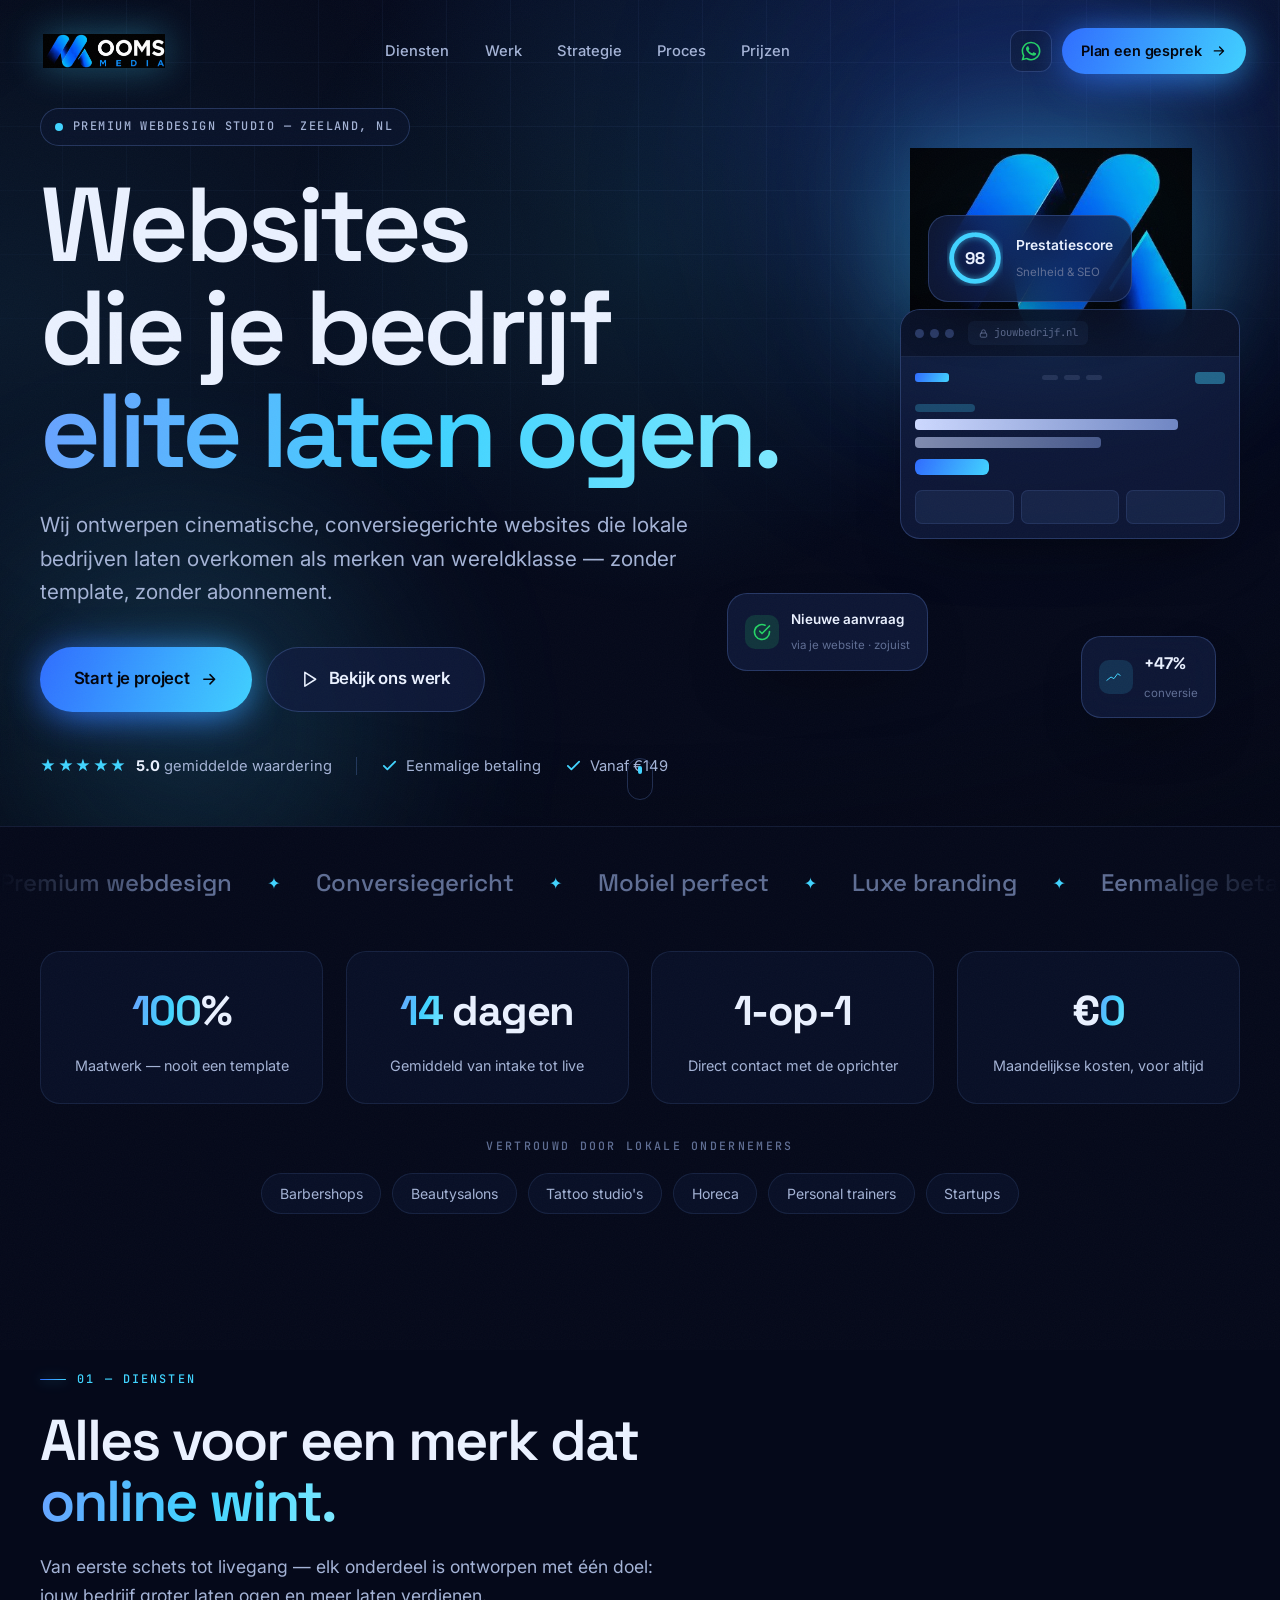
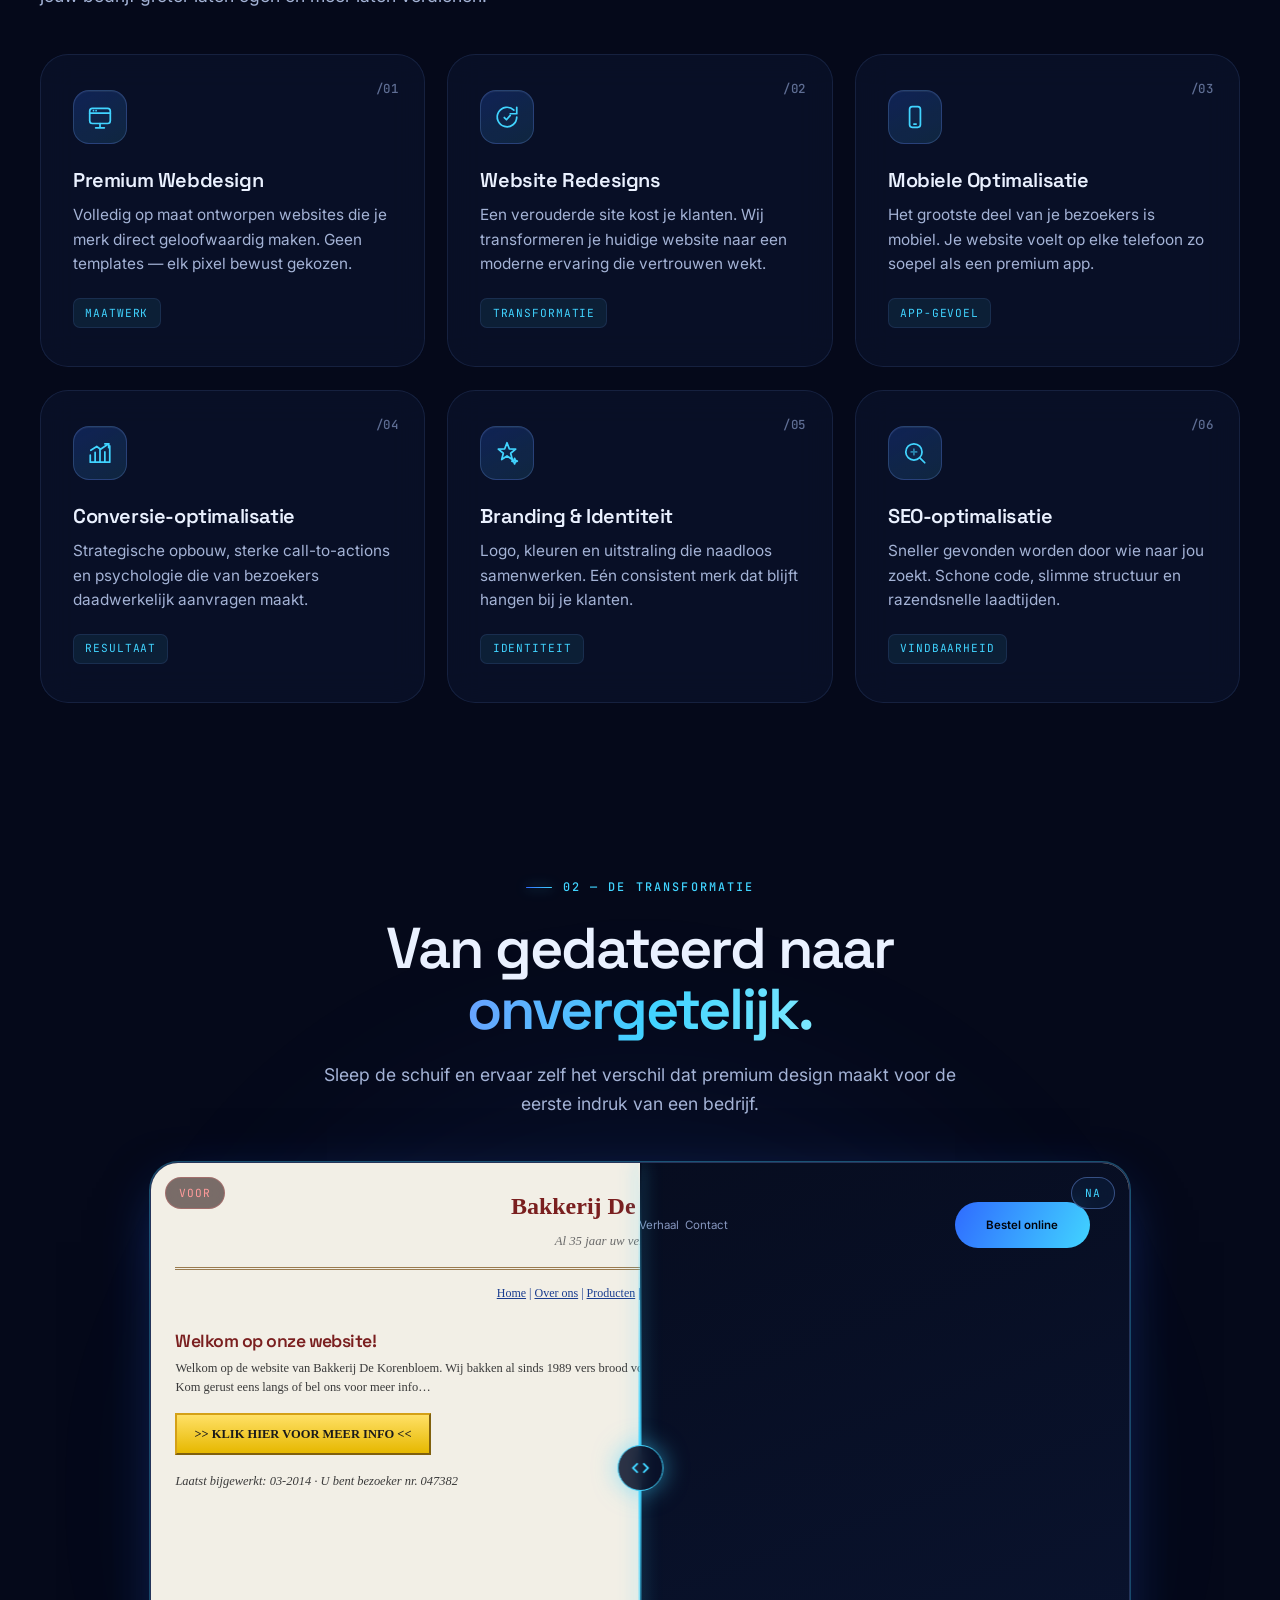
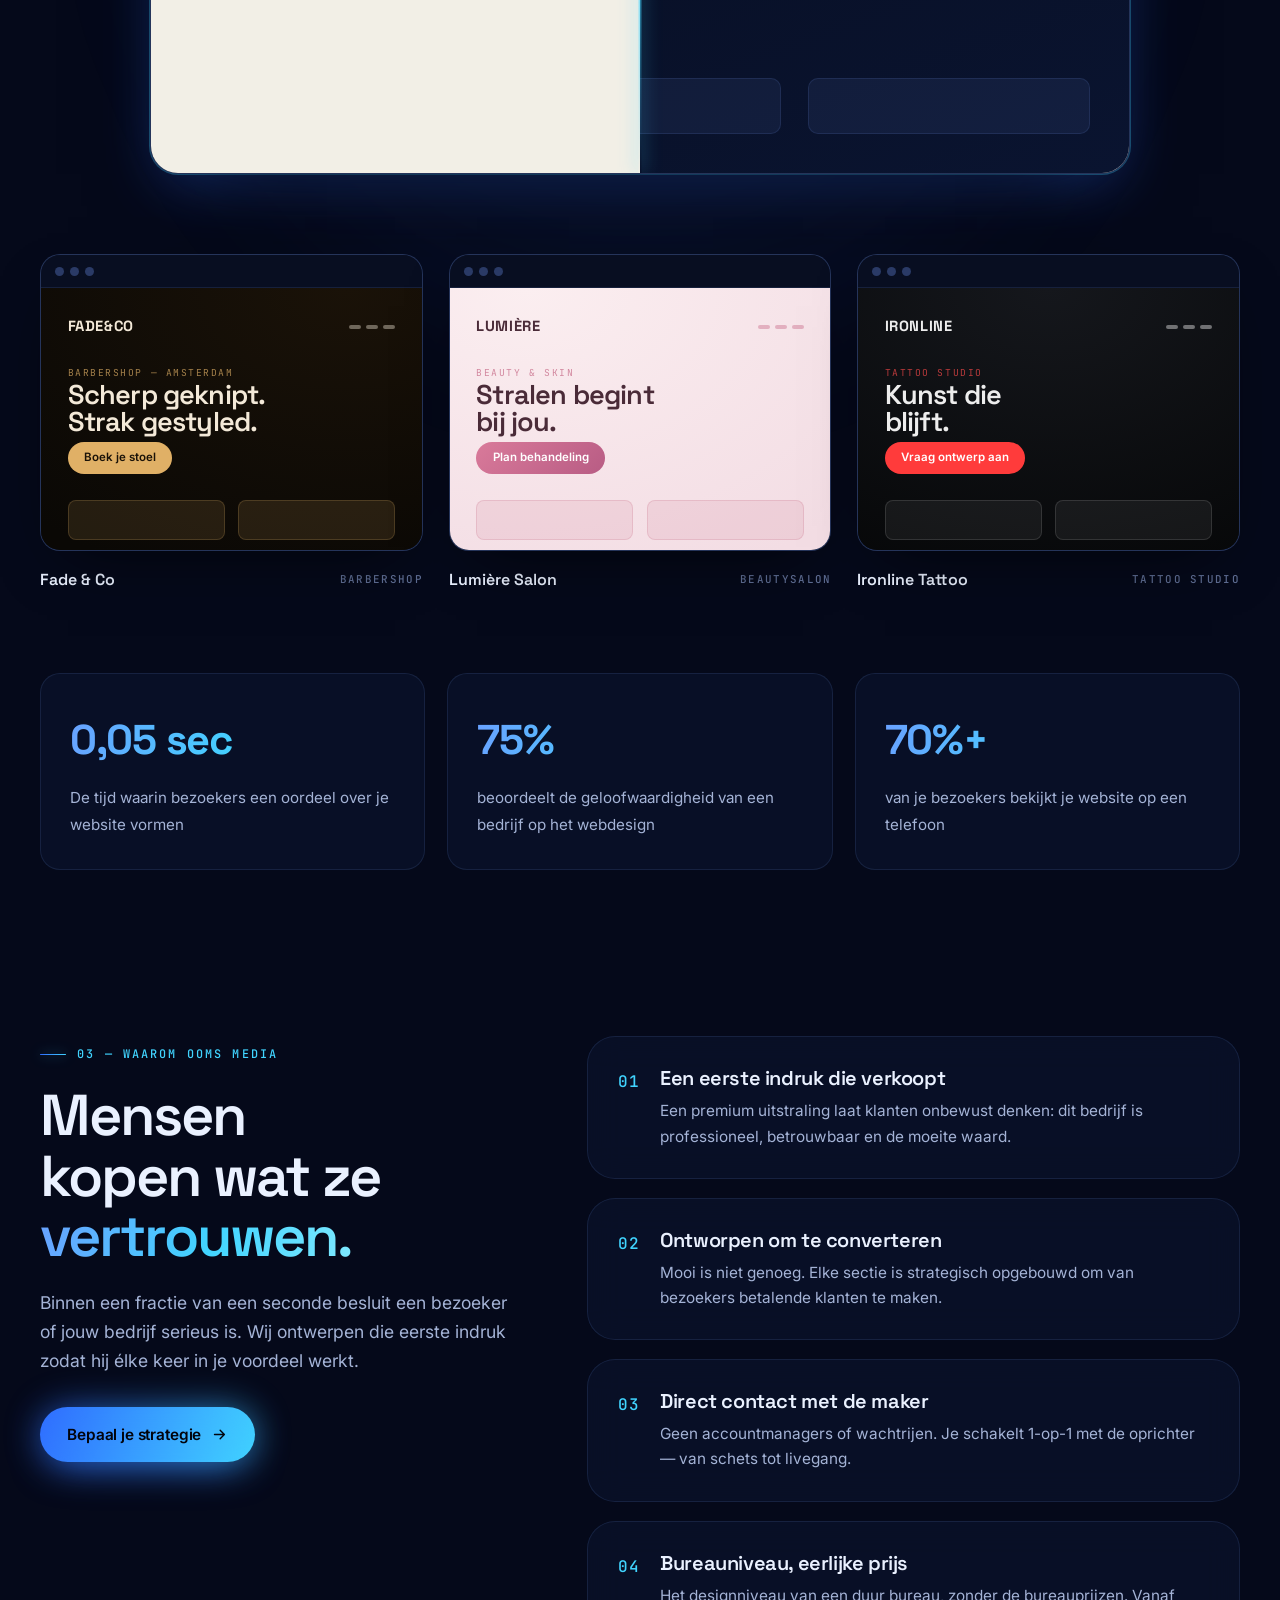
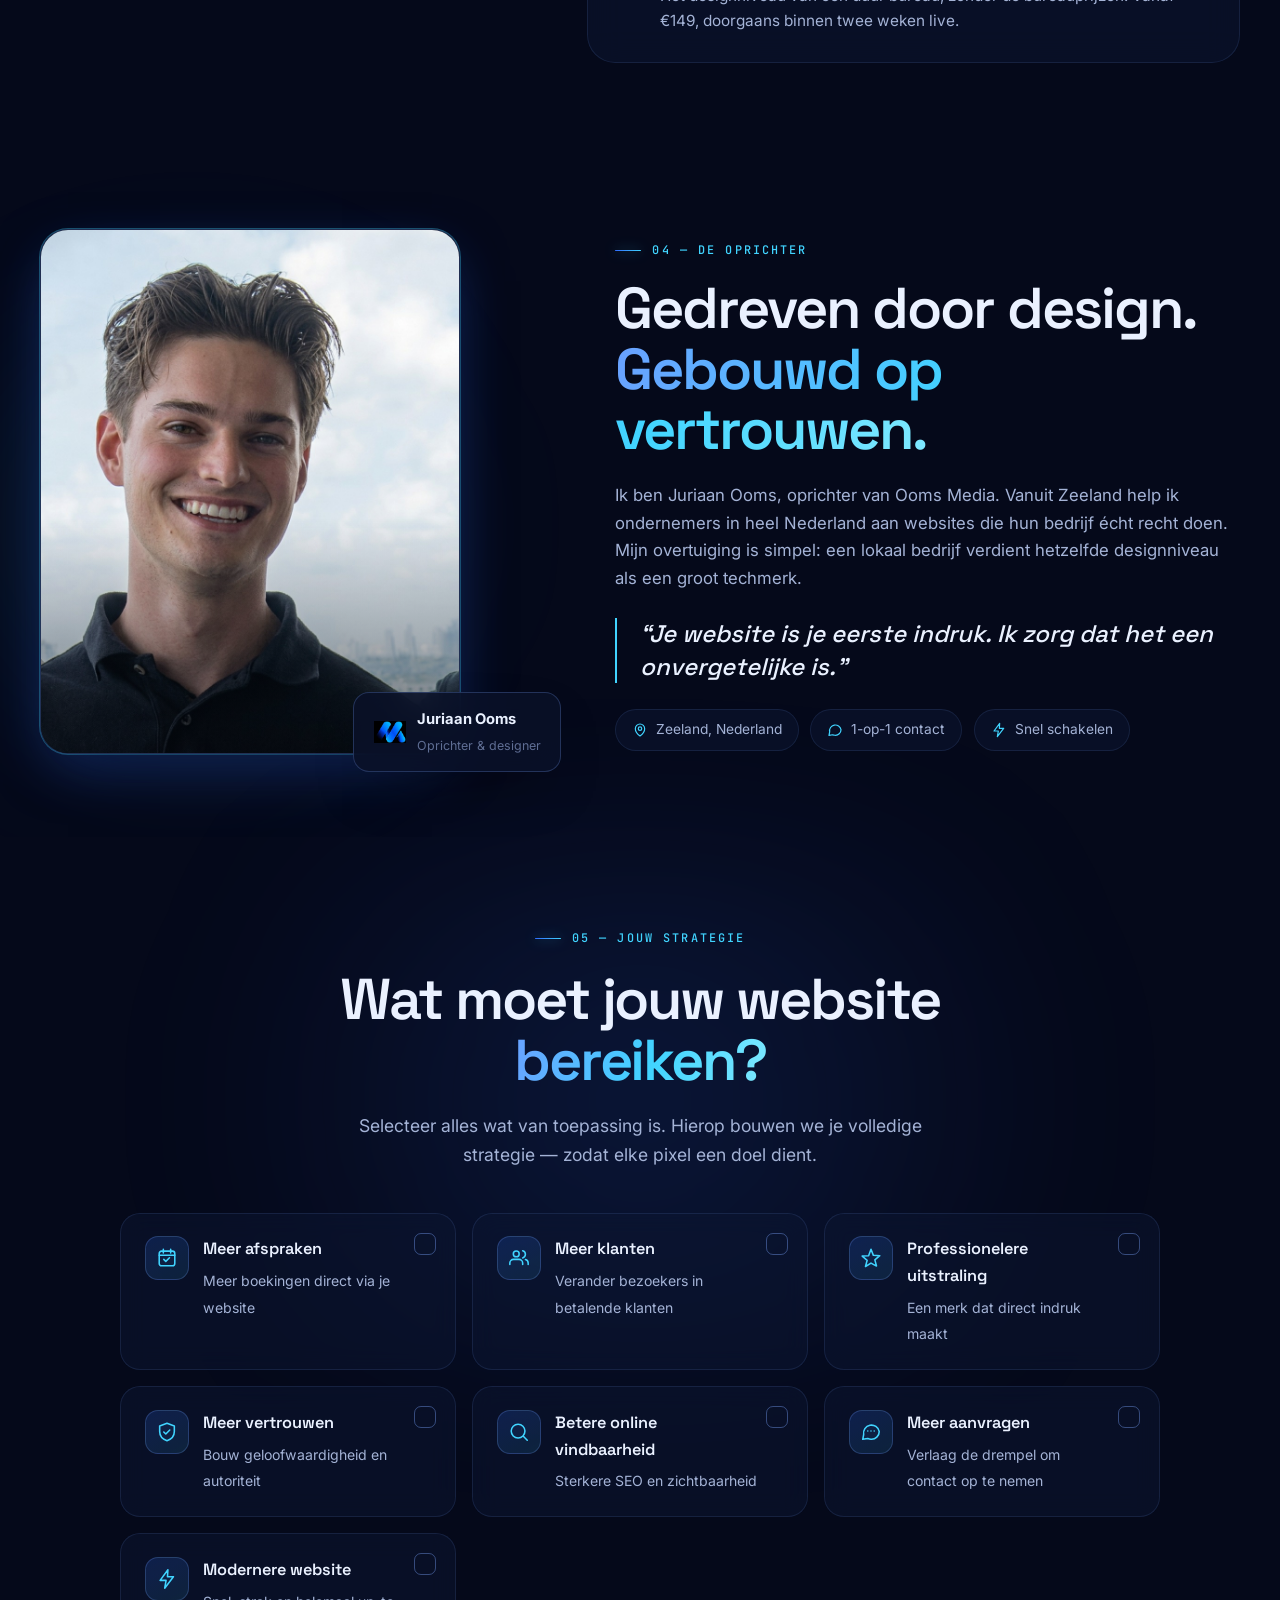
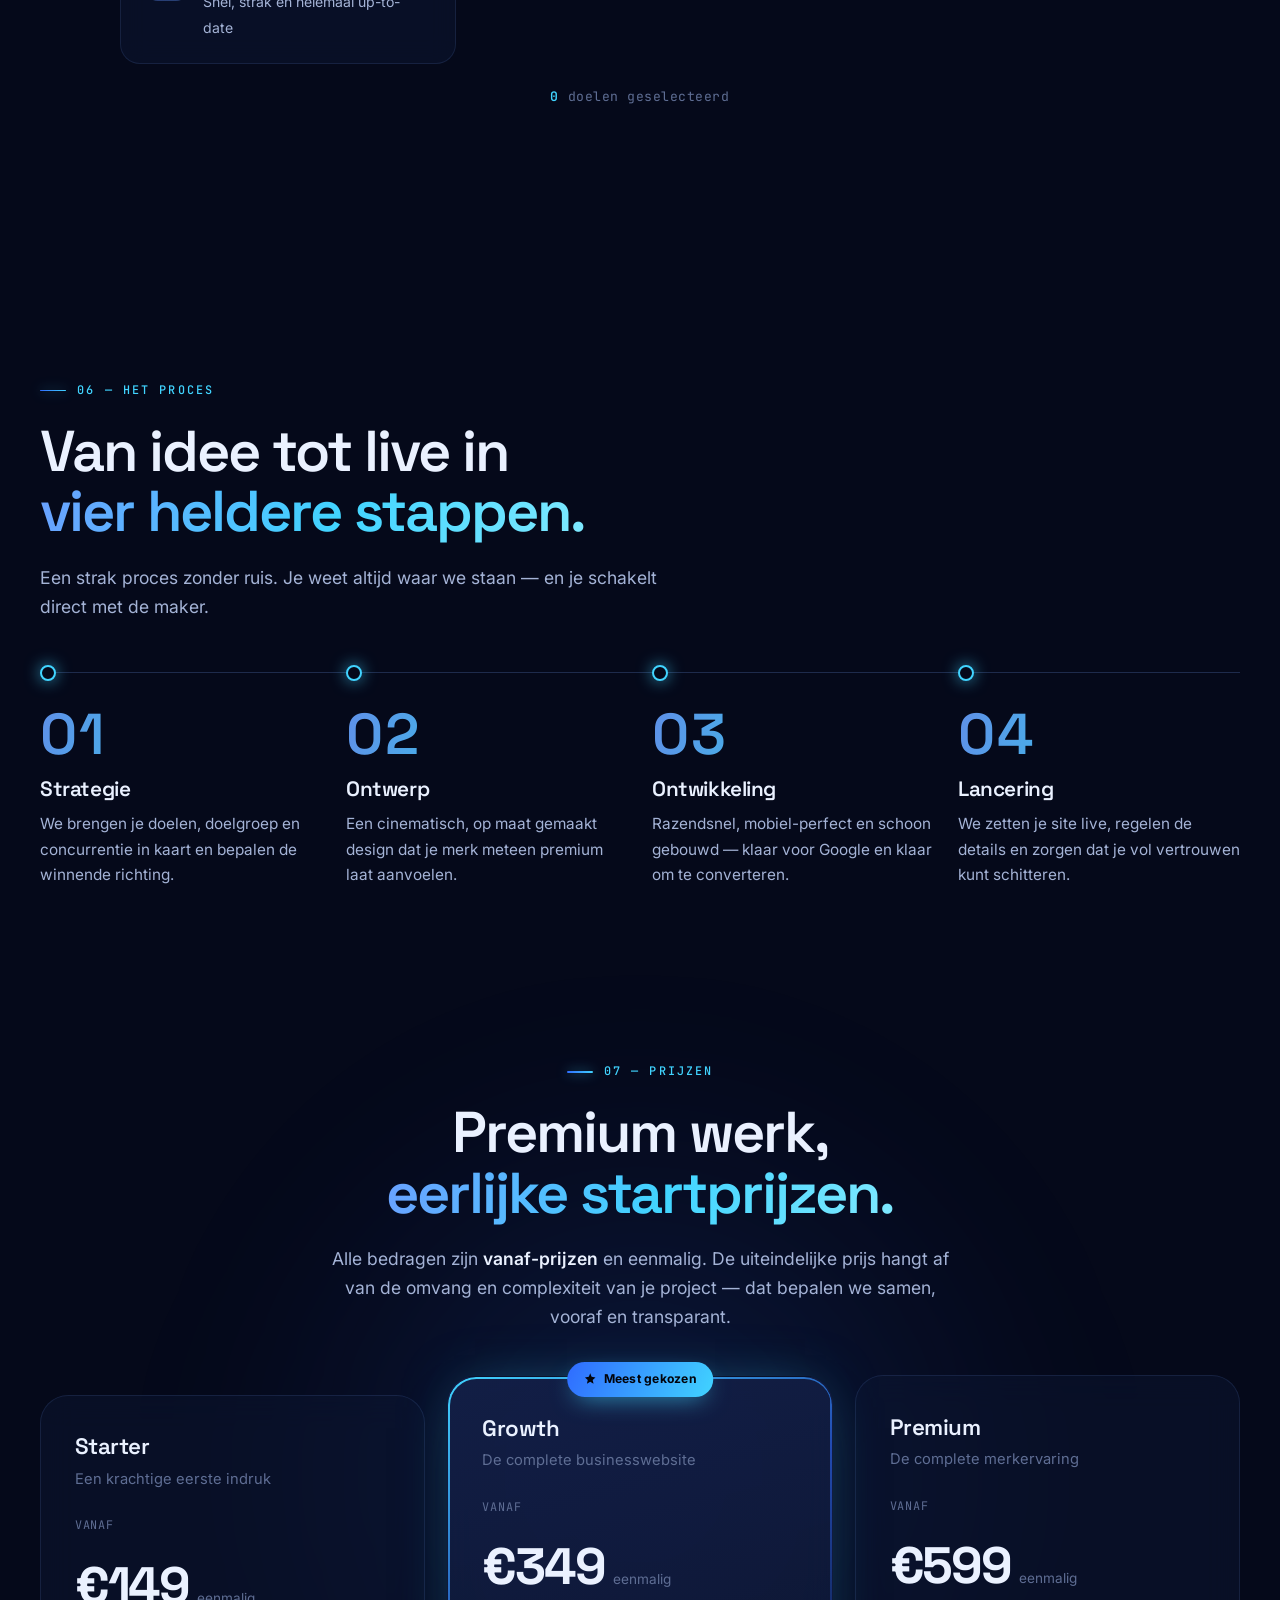
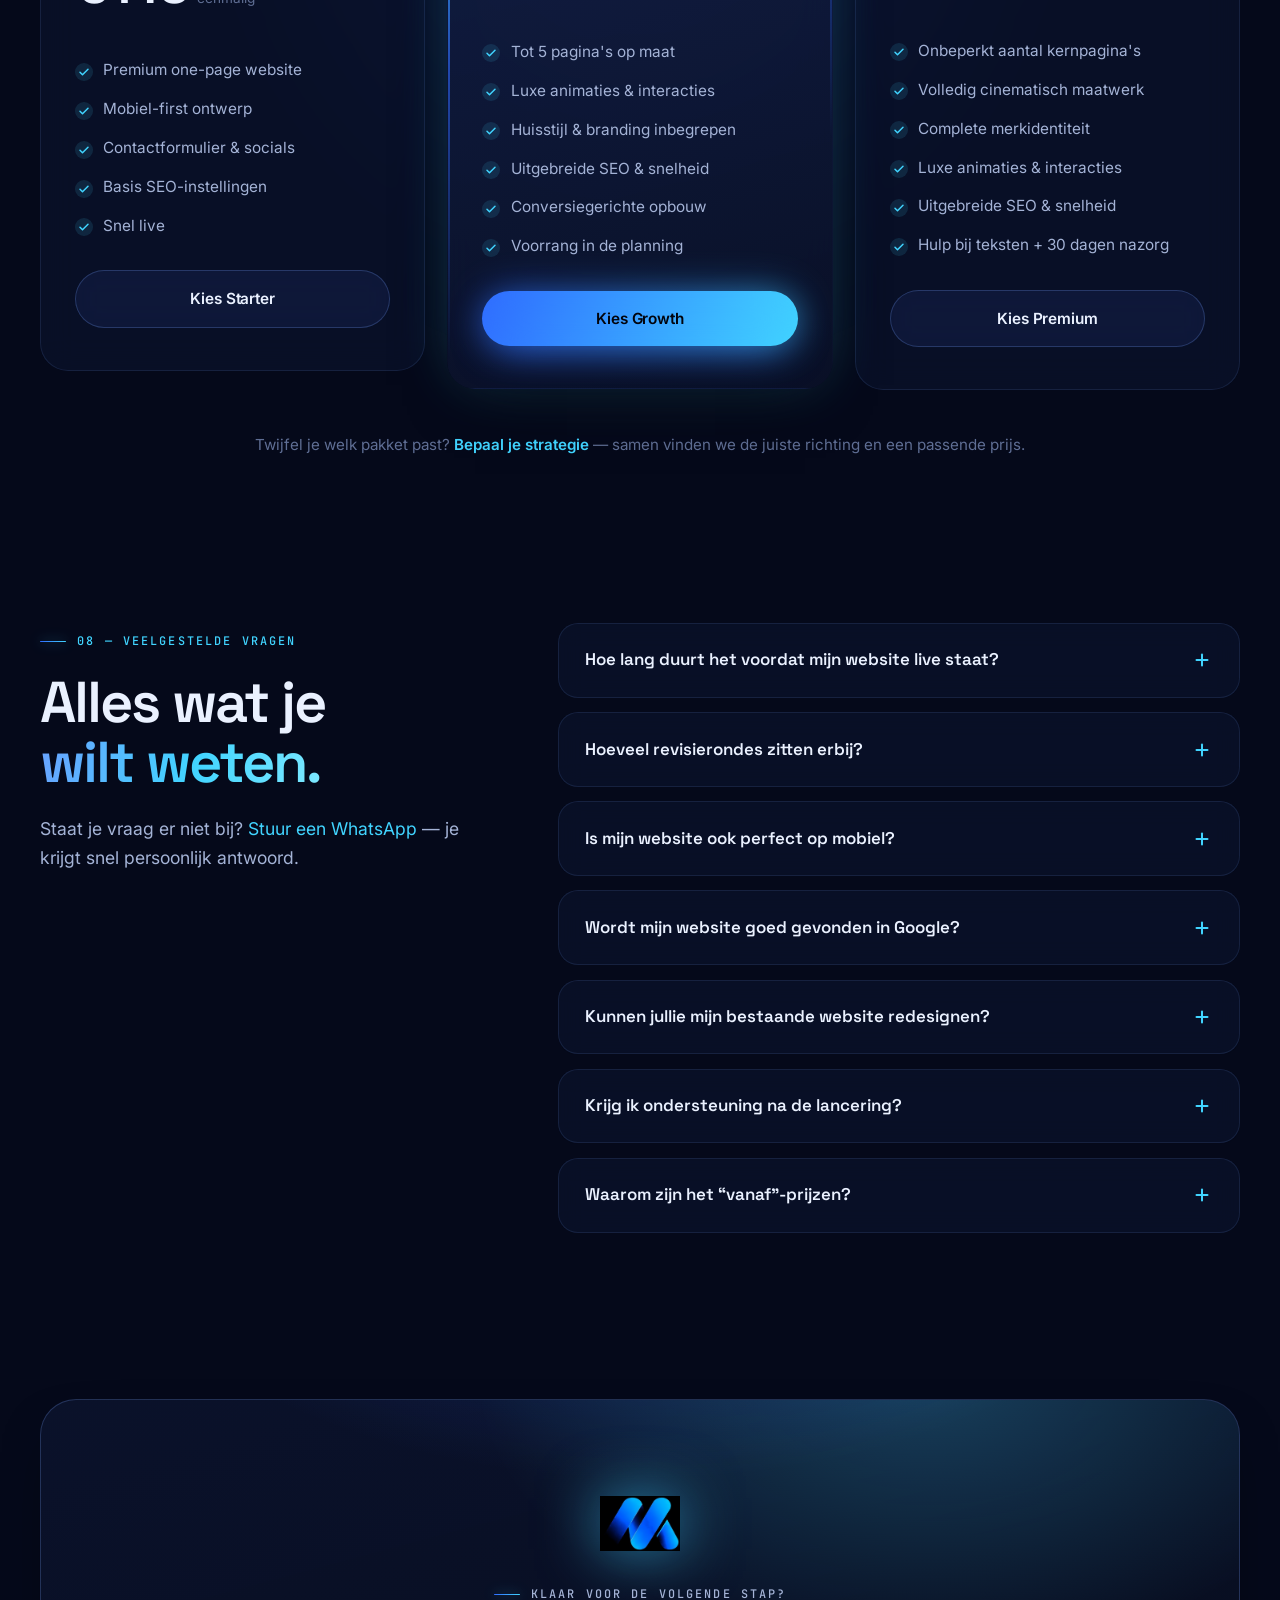
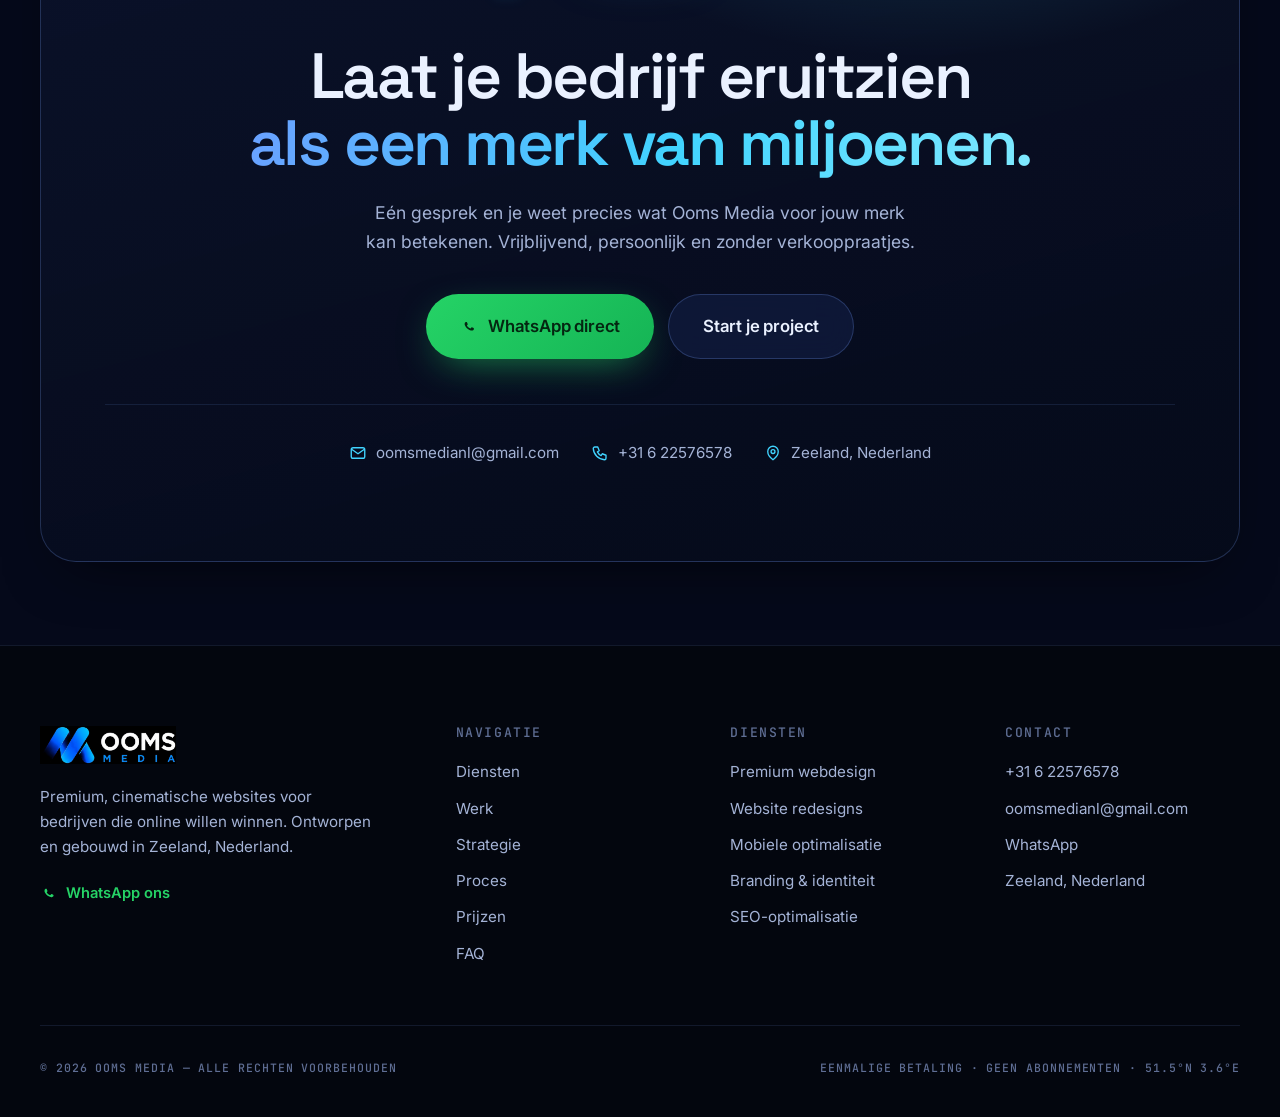
<file: index.html>
<!DOCTYPE html>
<html lang="nl">
<head>
  <meta charset="UTF-8" />
  <meta name="viewport" content="width=device-width, initial-scale=1.0, viewport-fit=cover" />
  <title>Ooms Media — Premium websites die je bedrijf elite laten ogen</title>
  <meta name="description" content="Ooms Media bouwt cinematische, conversiegerichte premium websites voor lokale ondernemers. Webdesign, redesigns, branding & SEO — eenmalige betaling, vanaf €149. Zeeland, Nederland." />
  <meta name="theme-color" content="#03060e" />
  <meta name="color-scheme" content="dark" />
  <link rel="canonical" href="https://oomsmedia.nl/" />

  <!-- Open Graph / social -->
  <meta property="og:type" content="website" />
  <meta property="og:title" content="Ooms Media — Premium websites die je bedrijf elite laten ogen" />
  <meta property="og:description" content="Cinematische, conversiegerichte websites voor lokale ondernemers. Eenmalige betaling, geen abonnementen — vanaf €149." />
  <meta property="og:image" content="og-image.png" />
  <meta property="og:image:width" content="1536" />
  <meta property="og:image:height" content="1024" />
  <meta property="og:locale" content="nl_NL" />
  <meta property="og:site_name" content="Ooms Media" />
  <meta name="twitter:card" content="summary_large_image" />
  <meta name="twitter:title" content="Ooms Media — Premium websites die je bedrijf elite laten ogen" />
  <meta name="twitter:description" content="Cinematische, conversiegerichte websites voor lokale ondernemers. Vanaf €149." />
  <meta name="twitter:image" content="og-image.png" />

  <link rel="icon" type="image/png" href="logo-mark.png" />
  <link rel="apple-touch-icon" href="logo-mark.png" />

  <link rel="preconnect" href="https://fonts.googleapis.com" />
  <link rel="preconnect" href="https://fonts.gstatic.com" crossorigin />
  <link href="https://fonts.googleapis.com/css2?family=Space+Grotesk:wght@400;500;600;700&family=Inter:wght@400;500;600;700&family=JetBrains+Mono:wght@400;500;600&display=swap" rel="stylesheet" />

  <link rel="stylesheet" href="style.css" />

  <script type="application/ld+json">
  {
    "@context": "https://schema.org",
    "@type": "ProfessionalService",
    "name": "Ooms Media",
    "image": "https://oomsmedia.nl/assets/og-image.png",
    "url": "https://oomsmedia.nl/",
    "description": "Premium webdesign studio uit Zeeland. Cinematische websites, redesigns, branding en conversie-optimalisatie voor ondernemers in heel Nederland.",
    "founder": { "@type": "Person", "name": "Juriaan Ooms" },
    "telephone": "+31622576578",
    "email": "oomsmedianl@gmail.com",
    "areaServed": "Nederland",
    "address": { "@type": "PostalAddress", "addressRegion": "Zeeland", "addressCountry": "NL" },
    "priceRange": "€149 - €599+"
  }
  </script>
</head>
<body>

  <!-- ░░ Scroll progress ░░ -->
  <div class="scroll-progress" id="scrollProgress" aria-hidden="true"></div>

  <a href="#hero" class="skip-link">Naar inhoud</a>

  <!-- ░░░░░░░░░░░░ NAVBAR ░░░░░░░░░░░░ -->
  <header class="nav" id="nav">
    <div class="nav__inner">
      <a href="#hero" class="nav__brand" aria-label="Ooms Media — naar boven">
        <img src="logo-full.png" alt="Ooms Media" class="nav__logo" width="160" height="45" />
      </a>

      <nav class="nav__links" aria-label="Hoofdnavigatie">
        <a href="#diensten">Diensten</a>
        <a href="#werk">Werk</a>
        <a href="#doelen">Strategie</a>
        <a href="#proces">Proces</a>
        <a href="#prijzen">Prijzen</a>
      </nav>

      <div class="nav__actions">
        <a href="https://wa.me/31622576578?text=Hi%20Ooms%20Media%2C%20ik%20wil%20graag%20een%20premium%20website%20bespreken." target="_blank" rel="noopener" class="nav__icon-btn" aria-label="WhatsApp Ooms Media">
          <svg viewBox="0 0 24 24" fill="currentColor" aria-hidden="true"><path d="M17.5 14.4c-.3-.15-1.77-.87-2.04-.97-.27-.1-.47-.15-.67.15-.2.3-.77.97-.95 1.17-.17.2-.35.22-.65.07-.3-.15-1.26-.46-2.4-1.48-.89-.79-1.49-1.77-1.66-2.07-.17-.3-.02-.46.13-.61.13-.13.3-.35.45-.52.15-.17.2-.3.3-.5.1-.2.05-.37-.02-.52-.08-.15-.67-1.62-.92-2.22-.24-.58-.49-.5-.67-.51l-.57-.01c-.2 0-.52.07-.8.37-.27.3-1.04 1.02-1.04 2.49 0 1.47 1.07 2.89 1.22 3.09.15.2 2.1 3.2 5.08 4.49.71.31 1.26.49 1.69.62.71.23 1.36.2 1.87.12.57-.08 1.77-.72 2.02-1.42.25-.7.25-1.3.17-1.42-.07-.13-.27-.2-.57-.35zM12.05 21.5h-.01a9.4 9.4 0 0 1-4.8-1.31l-.34-.2-3.57.94.95-3.48-.22-.36a9.38 9.38 0 0 1-1.44-5.01c0-5.18 4.22-9.4 9.41-9.4 2.51 0 4.87.98 6.64 2.76a9.34 9.34 0 0 1 2.75 6.65c-.01 5.19-4.23 9.41-9.42 9.41zm8-17.4A11.32 11.32 0 0 0 12.04.79C5.8.79.73 5.86.73 12.09c0 1.99.52 3.94 1.51 5.66L.64 23.4l5.79-1.52a11.28 11.28 0 0 0 5.6 1.43h.01c6.23 0 11.31-5.07 11.31-11.31 0-3.02-1.18-5.86-3.31-8z"/></svg>
        </a>
        <a href="#doelen" class="btn btn--primary btn--sm">
          Plan een gesprek
          <svg viewBox="0 0 24 24" fill="none" stroke="currentColor" stroke-width="2" stroke-linecap="round" stroke-linejoin="round" aria-hidden="true"><path d="M5 12h14M13 6l6 6-6 6"/></svg>
        </a>
        <button class="nav__burger" id="navBurger" aria-label="Menu openen" aria-expanded="false" aria-controls="mobileMenu">
          <span></span><span></span>
        </button>
      </div>
    </div>
  </header>

  <!-- Mobile menu overlay -->
  <div class="mmenu" id="mobileMenu" aria-hidden="true">
    <nav class="mmenu__links" aria-label="Mobiele navigatie">
      <a href="#diensten" style="--i:0">Diensten</a>
      <a href="#werk" style="--i:1">Werk</a>
      <a href="#doelen" style="--i:2">Strategie</a>
      <a href="#proces" style="--i:3">Proces</a>
      <a href="#prijzen" style="--i:4">Prijzen</a>
      <a href="#faq" style="--i:5">FAQ</a>
    </nav>
    <div class="mmenu__footer" style="--i:6">
      <a href="#doelen" class="btn btn--primary btn--block btn--lg">Plan een gesprek</a>
      <a href="https://wa.me/31622576578?text=Hi%20Ooms%20Media%2C%20ik%20wil%20graag%20een%20premium%20website%20bespreken." target="_blank" rel="noopener" class="btn btn--whatsapp btn--block">
        <svg viewBox="0 0 24 24" fill="currentColor" aria-hidden="true"><path d="M17.5 14.4c-.3-.15-1.77-.87-2.04-.97-.27-.1-.47-.15-.67.15-.2.3-.77.97-.95 1.17-.17.2-.35.22-.65.07-.3-.15-1.26-.46-2.4-1.48-.89-.79-1.49-1.77-1.66-2.07-.17-.3-.02-.46.13-.61.13-.13.3-.35.45-.52.15-.17.2-.3.3-.5.1-.2.05-.37-.02-.52-.08-.15-.67-1.62-.92-2.22-.24-.58-.49-.5-.67-.51l-.57-.01c-.2 0-.52.07-.8.37-.27.3-1.04 1.02-1.04 2.49 0 1.47 1.07 2.89 1.22 3.09.15.2 2.1 3.2 5.08 4.49.71.31 1.26.49 1.69.62.71.23 1.36.2 1.87.12.57-.08 1.77-.72 2.02-1.42.25-.7.25-1.3.17-1.42-.07-.13-.27-.2-.57-.35z"/></svg>
        WhatsApp ons direct
      </a>
      <div class="mmenu__contact">
        <a href="tel:+31622576578">+31 6 22576578</a>
        <span aria-hidden="true">·</span>
        <a href="mailto:oomsmedianl@gmail.com">oomsmedianl@gmail.com</a>
      </div>
    </div>
  </div>

  <main>

    <!-- ░░░░░░░░░░░░ 1 · HERO ░░░░░░░░░░░░ -->
    <section class="hero" id="hero">
      <div class="hero__bg" aria-hidden="true">
        <div class="hero__aurora hero__aurora--blue"></div>
        <div class="hero__aurora hero__aurora--cyan"></div>
        <div class="hero__grid"></div>
        <div class="hero__spotlight" id="heroSpotlight"></div>
        <div class="hero__vignette"></div>
      </div>

      <div class="hero__inner">
        <div class="hero__content">
          <div class="hero__badge" data-hero="0">
            <span class="pulse-dot" aria-hidden="true"></span>
            <span class="mono">PREMIUM WEBDESIGN STUDIO — ZEELAND, NL</span>
          </div>

          <h1 class="hero__title" data-hero="1">
            Websites die je bedrijf<br />
            <span class="text-gradient">elite laten ogen.</span>
          </h1>

          <p class="hero__sub" data-hero="2">
            Wij ontwerpen cinematische, conversiegerichte websites die lokale bedrijven
            laten overkomen als merken van wereldklasse — zonder template, zonder abonnement.
          </p>

          <div class="hero__cta" data-hero="3">
            <a href="#doelen" class="btn btn--primary btn--lg">
              Start je project
              <svg viewBox="0 0 24 24" fill="none" stroke="currentColor" stroke-width="2" stroke-linecap="round" stroke-linejoin="round" aria-hidden="true"><path d="M5 12h14M13 6l6 6-6 6"/></svg>
            </a>
            <a href="#werk" class="btn btn--glass btn--lg">
              <svg viewBox="0 0 24 24" fill="none" stroke="currentColor" stroke-width="2" stroke-linecap="round" stroke-linejoin="round" aria-hidden="true"><path d="M5 3l14 9-14 9V3z"/></svg>
              Bekijk ons werk
            </a>
          </div>

          <ul class="hero__trust" data-hero="4">
            <li>
              <span class="stars" aria-hidden="true">★★★★★</span>
              <span><strong>5.0</strong> gemiddelde waardering</span>
            </li>
            <li class="hero__trust-sep" aria-hidden="true"></li>
            <li><svg viewBox="0 0 24 24" fill="none" stroke="currentColor" stroke-width="2.6" stroke-linecap="round" stroke-linejoin="round" aria-hidden="true"><path d="M4 12.5l5 5L20 6.5"/></svg>Eenmalige betaling</li>
            <li><svg viewBox="0 0 24 24" fill="none" stroke="currentColor" stroke-width="2.6" stroke-linecap="round" stroke-linejoin="round" aria-hidden="true"><path d="M4 12.5l5 5L20 6.5"/></svg>Vanaf €149</li>
          </ul>
        </div>

        <!-- Floating cinematic UI cluster -->
        <div class="hero__stage" aria-hidden="true">
          <div class="hero__mark" data-hero="5" data-parallax="22">
            <img src="logo-mark.png" alt="" width="120" height="82" />
          </div>

          <div class="hero__panel hero__panel--browser" data-hero="6" data-parallax="-14">
            <div class="mockbar">
              <span class="mockbar__dot"></span><span class="mockbar__dot"></span><span class="mockbar__dot"></span>
              <span class="mockbar__url"><svg viewBox="0 0 24 24" fill="none" stroke="currentColor" stroke-width="2" stroke-linecap="round" stroke-linejoin="round" aria-hidden="true"><rect x="5" y="11" width="14" height="9" rx="2"/><path d="M8 11V8a4 4 0 0 1 8 0v3"/></svg>jouwbedrijf.nl</span>
            </div>
            <div class="mocksite">
              <div class="mocksite__nav">
                <span class="mocksite__logo"></span>
                <span class="mocksite__links"><i></i><i></i><i></i></span>
                <span class="mocksite__btn"></span>
              </div>
              <div class="mocksite__hero">
                <span class="mocksite__chip"></span>
                <span class="mocksite__line mocksite__line--lg"></span>
                <span class="mocksite__line mocksite__line--md"></span>
                <span class="mocksite__cta"></span>
              </div>
              <div class="mocksite__cards"><i></i><i></i><i></i></div>
            </div>
          </div>

          <div class="hero__panel hero__panel--score" data-hero="7" data-parallax="26">
            <div class="scorering">
              <svg viewBox="0 0 84 84">
                <circle cx="42" cy="42" r="35" class="scorering__track"/>
                <circle cx="42" cy="42" r="35" class="scorering__bar"/>
              </svg>
              <span class="scorering__num" data-count="98" data-count-suffix="">0</span>
            </div>
            <div class="scoretext">
              <strong>Prestatiescore</strong>
              <span>Snelheid &amp; SEO</span>
            </div>
          </div>

          <div class="hero__panel hero__panel--notif" data-hero="8" data-parallax="-30">
            <span class="notif__icon">
              <svg viewBox="0 0 24 24" fill="none" stroke="currentColor" stroke-width="2.2" stroke-linecap="round" stroke-linejoin="round" aria-hidden="true"><path d="M22 11.5V12a10 10 0 1 1-5.93-9.14"/><path d="M22 4 12 14l-3-3"/></svg>
            </span>
            <div class="notif__text">
              <strong>Nieuwe aanvraag</strong>
              <span>via je website · zojuist</span>
            </div>
          </div>

          <div class="hero__panel hero__panel--metric" data-hero="9" data-parallax="18">
            <span class="metric__spark">
              <svg viewBox="0 0 48 24" fill="none" stroke="currentColor" stroke-width="2.4" stroke-linecap="round" stroke-linejoin="round" aria-hidden="true"><path d="M2 20 12 12l7 4 9-12 6 4"/></svg>
            </span>
            <div class="metric__text">
              <strong>+47%</strong>
              <span>conversie</span>
            </div>
          </div>
        </div>
      </div>

      <a href="#trust" class="hero__scroll" aria-label="Scroll naar beneden">
        <span class="hero__scroll-dot"></span>
      </a>
    </section>

    <!-- ░░░░░░░░░░░░ 2 · TRUST ░░░░░░░░░░░░ -->
    <section class="strip" id="trust">
      <div class="marquee" aria-hidden="true">
        <div class="marquee__track">
          <span>Premium webdesign</span><i>✦</i><span>Conversiegericht</span><i>✦</i><span>Mobiel perfect</span><i>✦</i><span>Luxe branding</span><i>✦</i><span>Eenmalige betaling</span><i>✦</i><span>Gebouwd in Zeeland</span><i>✦</i>
          <span>Premium webdesign</span><i>✦</i><span>Conversiegericht</span><i>✦</i><span>Mobiel perfect</span><i>✦</i><span>Luxe branding</span><i>✦</i><span>Eenmalige betaling</span><i>✦</i><span>Gebouwd in Zeeland</span><i>✦</i>
        </div>
      </div>

      <div class="container">
        <dl class="stats" data-reveal>
          <div class="stats__item">
            <dt><span data-count="100">0</span>%</dt>
            <dd>Maatwerk — nooit een template</dd>
          </div>
          <div class="stats__item">
            <dt><span data-count="14">0</span> dagen</dt>
            <dd>Gemiddeld van intake tot live</dd>
          </div>
          <div class="stats__item">
            <dt>1-op-1</dt>
            <dd>Direct contact met de oprichter</dd>
          </div>
          <div class="stats__item">
            <dt>€<span data-count="0">0</span></dt>
            <dd>Maandelijkse kosten, voor altijd</dd>
          </div>
        </dl>

        <div class="industries" data-reveal>
          <span class="industries__label mono">VERTROUWD DOOR LOKALE ONDERNEMERS</span>
          <ul class="industries__list">
            <li>Barbershops</li>
            <li>Beautysalons</li>
            <li>Tattoo studio's</li>
            <li>Horeca</li>
            <li>Personal trainers</li>
            <li>Startups</li>
          </ul>
        </div>
      </div>
    </section>

    <!-- ░░░░░░░░░░░░ 3 · DIENSTEN ░░░░░░░░░░░░ -->
    <section class="section" id="diensten">
      <div class="container">
        <header class="section__head" data-reveal>
          <p class="eyebrow"><span class="mono">01 — DIENSTEN</span></p>
          <h2>Alles voor een merk dat<br /><span class="text-gradient">online wint.</span></h2>
          <p class="section__sub">Van eerste schets tot livegang — elk onderdeel is ontworpen met één doel: jouw bedrijf groter laten ogen en meer laten verdienen.</p>
        </header>

        <div class="services">
          <article class="card service" data-reveal>
            <span class="service__index mono">/01</span>
            <div class="service__icon">
              <svg viewBox="0 0 24 24" fill="none" stroke="currentColor" stroke-width="1.6" stroke-linecap="round" stroke-linejoin="round" aria-hidden="true"><rect x="2.5" y="4" width="19" height="14" rx="2.5"/><path d="M2.5 8.5h19M6 6.2h.01M8.4 6.2h.01"/><path d="M8 22h8m-4-4v4"/></svg>
            </div>
            <h3>Premium Webdesign</h3>
            <p>Volledig op maat ontworpen websites die je merk direct geloofwaardig maken. Geen templates — elk pixel bewust gekozen.</p>
            <span class="service__tag">Maatwerk</span>
          </article>

          <article class="card service" data-reveal data-delay="1">
            <span class="service__index mono">/02</span>
            <div class="service__icon">
              <svg viewBox="0 0 24 24" fill="none" stroke="currentColor" stroke-width="1.6" stroke-linecap="round" stroke-linejoin="round" aria-hidden="true"><path d="M21 12a9 9 0 1 1-2.64-6.36"/><path d="M21 3v6h-6"/><path d="M9.5 12.5l2 2 3.5-4"/></svg>
            </div>
            <h3>Website Redesigns</h3>
            <p>Een verouderde site kost je klanten. Wij transformeren je huidige website naar een moderne ervaring die vertrouwen wekt.</p>
            <span class="service__tag">Transformatie</span>
          </article>

          <article class="card service" data-reveal data-delay="2">
            <span class="service__index mono">/03</span>
            <div class="service__icon">
              <svg viewBox="0 0 24 24" fill="none" stroke="currentColor" stroke-width="1.6" stroke-linecap="round" stroke-linejoin="round" aria-hidden="true"><rect x="7" y="2.5" width="10" height="19" rx="2.5"/><path d="M11 18.5h2"/></svg>
            </div>
            <h3>Mobiele Optimalisatie</h3>
            <p>Het grootste deel van je bezoekers is mobiel. Je website voelt op elke telefoon zo soepel als een premium app.</p>
            <span class="service__tag">App-gevoel</span>
          </article>

          <article class="card service" data-reveal>
            <span class="service__index mono">/04</span>
            <div class="service__icon">
              <svg viewBox="0 0 24 24" fill="none" stroke="currentColor" stroke-width="1.6" stroke-linecap="round" stroke-linejoin="round" aria-hidden="true"><path d="M3 20.5V14m0 6.5h18M7.5 20.5v-9m4.5 9V8m4.5 12.5V11M21 20.5v-15"/><path d="M3.5 9.5L9 6l3.5 2.5L20 3.5"/><path d="M16.5 3.5H20V7"/></svg>
            </div>
            <h3>Conversie-optimalisatie</h3>
            <p>Strategische opbouw, sterke call-to-actions en psychologie die van bezoekers daadwerkelijk aanvragen maakt.</p>
            <span class="service__tag">Resultaat</span>
          </article>

          <article class="card service" data-reveal data-delay="1">
            <span class="service__index mono">/05</span>
            <div class="service__icon">
              <svg viewBox="0 0 24 24" fill="none" stroke="currentColor" stroke-width="1.6" stroke-linecap="round" stroke-linejoin="round" aria-hidden="true"><path d="M12 2.5l2.1 5.6 5.9.3-4.6 3.8 1.5 5.8L12 14.7 7.1 18l1.5-5.8L4 8.4l5.9-.3z"/><path d="M19 17l.7 1.8 1.8.7-1.8.7L19 22l-.7-1.8-1.8-.7 1.8-.7z"/></svg>
            </div>
            <h3>Branding &amp; Identiteit</h3>
            <p>Logo, kleuren en uitstraling die naadloos samenwerken. Eén consistent merk dat blijft hangen bij je klanten.</p>
            <span class="service__tag">Identiteit</span>
          </article>

          <article class="card service" data-reveal data-delay="2">
            <span class="service__index mono">/06</span>
            <div class="service__icon">
              <svg viewBox="0 0 24 24" fill="none" stroke="currentColor" stroke-width="1.6" stroke-linecap="round" stroke-linejoin="round" aria-hidden="true"><circle cx="11" cy="11" r="7.5"/><path d="m21 21-4.3-4.3"/><path d="M8.5 11h5M11 8.5v5" opacity=".55"/></svg>
            </div>
            <h3>SEO-optimalisatie</h3>
            <p>Sneller gevonden worden door wie naar jou zoekt. Schone code, slimme structuur en razendsnelle laadtijden.</p>
            <span class="service__tag">Vindbaarheid</span>
          </article>
        </div>
      </div>
    </section>

    <!-- ░░░░░░░░░░░░ 4 · WERK / PORTFOLIO ░░░░░░░░░░░░ -->
    <section class="section section--showcase" id="werk">
      <div class="showcase__glow" aria-hidden="true"></div>
      <div class="container">
        <header class="section__head section__head--center" data-reveal>
          <p class="eyebrow"><span class="mono">02 — DE TRANSFORMATIE</span></p>
          <h2>Van gedateerd naar<br /><span class="text-gradient">onvergetelijk.</span></h2>
          <p class="section__sub">Sleep de schuif en ervaar zelf het verschil dat premium design maakt voor de eerste indruk van een bedrijf.</p>
        </header>

        <div class="compare" id="compare" data-reveal>
          <div class="compare__frame">
            <!-- VOOR -->
            <div class="compare__pane pane-old" aria-hidden="true">
              <div class="old">
                <div class="old__header">
                  <strong>Bakkerij De Korenbloem</strong>
                  <em>Al 35 jaar uw vertrouwde adres!!</em>
                </div>
                <div class="old__nav">
                  <a>Home</a> | <a>Over ons</a> | <a>Producten</a> | <a>Foto's</a> | <a>Gastenboek</a> | <a>Contact</a>
                </div>
                <div class="old__body">
                  <div class="old__main">
                    <h4>Welkom op onze website!</h4>
                    <p>Welkom op de website van Bakkerij De Korenbloem. Wij bakken al sinds 1989 vers brood voor de hele regio. Kom gerust eens langs of bel ons voor meer info…</p>
                    <span class="old__btn">&gt;&gt; KLIK HIER VOOR MEER INFO &lt;&lt;</span>
                    <p class="old__update">Laatst bijgewerkt: 03-2014 · U bent bezoeker nr. 047382</p>
                  </div>
                  <div class="old__side">
                    <div class="old__widget"><b>Openingstijden</b>ma t/m za<br/>8:00 - 17:00</div>
                    <div class="old__widget old__widget--alert">!! NIEUW !!<br/>Nu ook taarten op bestelling</div>
                  </div>
                </div>
              </div>
              <span class="compare__label compare__label--old">Voor</span>
            </div>

            <!-- NA -->
            <div class="compare__pane pane-new" aria-hidden="true">
              <div class="new">
                <div class="new__nav">
                  <span class="new__brand"><i></i>De Korenbloem</span>
                  <span class="new__links"><i>Assortiment</i><i>Verhaal</i><i>Contact</i></span>
                  <span class="new__navbtn">Bestel online</span>
                </div>
                <div class="new__hero">
                  <span class="new__chip">Ambachtelijke bakkerij · sinds 1989</span>
                  <h4>Elke ochtend<br /><b>vers van de steen.</b></h4>
                  <p>Brood, banket en taarten — gebakken met Zeeuwse traditie.</p>
                  <div class="new__ctas"><span class="new__cta"></span><span class="new__cta new__cta--ghost"></span></div>
                </div>
                <div class="new__cards"><i></i><i></i><i></i></div>
              </div>
              <span class="compare__label compare__label--new">Na</span>
            </div>

            <div class="compare__handle" id="compareHandle" role="slider" tabindex="0"
                 aria-label="Vergelijk oude en nieuwe website" aria-valuemin="0" aria-valuemax="100" aria-valuenow="50">
              <span class="compare__grip">
                <svg viewBox="0 0 24 24" fill="none" stroke="currentColor" stroke-width="2.2" stroke-linecap="round" stroke-linejoin="round" aria-hidden="true"><path d="M8 7l-5 5 5 5M16 7l5 5-5 5"/></svg>
              </span>
            </div>
          </div>
        </div>

        <!-- Device gallery -->
        <div class="gallery" data-reveal>
          <article class="shot shot--barber">
            <div class="shot__frame">
              <div class="shot__bar"><span></span><span></span><span></span></div>
              <div class="shot__screen">
                <div class="demo demo--barber">
                  <div class="demo__nav"><b>FADE&amp;CO</b><span><i></i><i></i><i></i></span></div>
                  <div class="demo__hero">
                    <span class="demo__eyebrow">BARBERSHOP — AMSTERDAM</span>
                    <h5>Scherp geknipt.<br/>Strak gestyled.</h5>
                    <span class="demo__btn">Boek je stoel</span>
                  </div>
                  <div class="demo__row"><i></i><i></i></div>
                </div>
              </div>
            </div>
            <div class="shot__meta">
              <strong>Fade &amp; Co</strong>
              <span class="mono">BARBERSHOP</span>
            </div>
          </article>

          <article class="shot shot--salon">
            <div class="shot__frame">
              <div class="shot__bar"><span></span><span></span><span></span></div>
              <div class="shot__screen">
                <div class="demo demo--salon">
                  <div class="demo__nav"><b>LUMIÈRE</b><span><i></i><i></i><i></i></span></div>
                  <div class="demo__hero">
                    <span class="demo__eyebrow">BEAUTY &amp; SKIN</span>
                    <h5>Stralen begint<br/>bij jou.</h5>
                    <span class="demo__btn">Plan behandeling</span>
                  </div>
                  <div class="demo__row"><i></i><i></i></div>
                </div>
              </div>
            </div>
            <div class="shot__meta">
              <strong>Lumière Salon</strong>
              <span class="mono">BEAUTYSALON</span>
            </div>
          </article>

          <article class="shot shot--tattoo">
            <div class="shot__frame">
              <div class="shot__bar"><span></span><span></span><span></span></div>
              <div class="shot__screen">
                <div class="demo demo--tattoo">
                  <div class="demo__nav"><b>IRONLINE</b><span><i></i><i></i><i></i></span></div>
                  <div class="demo__hero">
                    <span class="demo__eyebrow">TATTOO STUDIO</span>
                    <h5>Kunst die<br/>blijft.</h5>
                    <span class="demo__btn">Vraag ontwerp aan</span>
                  </div>
                  <div class="demo__row"><i></i><i></i></div>
                </div>
              </div>
            </div>
            <div class="shot__meta">
              <strong>Ironline Tattoo</strong>
              <span class="mono">TATTOO STUDIO</span>
            </div>
          </article>
        </div>

        <div class="facts" data-reveal>
          <div class="facts__item">
            <strong>0,05 sec</strong>
            <span>De tijd waarin bezoekers een oordeel over je website vormen</span>
          </div>
          <div class="facts__item">
            <strong>75%</strong>
            <span>beoordeelt de geloofwaardigheid van een bedrijf op het webdesign</span>
          </div>
          <div class="facts__item">
            <strong>70%+</strong>
            <span>van je bezoekers bekijkt je website op een telefoon</span>
          </div>
        </div>
      </div>
    </section>

    <!-- ░░░░░░░░░░░░ 5 · WAAROM OOMS MEDIA ░░░░░░░░░░░░ -->
    <section class="section" id="waarom">
      <div class="container">
        <div class="why">
          <div class="why__intro" data-reveal>
            <p class="eyebrow"><span class="mono">03 — WAAROM OOMS MEDIA</span></p>
            <h2>Mensen kopen wat ze<br /><span class="text-gradient">vertrouwen.</span></h2>
            <p class="section__sub">Binnen een fractie van een seconde besluit een bezoeker of jouw bedrijf serieus is. Wij ontwerpen die eerste indruk zodat hij élke keer in je voordeel werkt.</p>
            <a href="#doelen" class="btn btn--primary">
              Bepaal je strategie
              <svg viewBox="0 0 24 24" fill="none" stroke="currentColor" stroke-width="2" stroke-linecap="round" stroke-linejoin="round" aria-hidden="true"><path d="M5 12h14M13 6l6 6-6 6"/></svg>
            </a>
          </div>

          <ol class="why__list">
            <li class="card why__item" data-reveal>
              <span class="why__num mono">01</span>
              <div>
                <h3>Een eerste indruk die verkoopt</h3>
                <p>Een premium uitstraling laat klanten onbewust denken: dit bedrijf is professioneel, betrouwbaar en de moeite waard.</p>
              </div>
            </li>
            <li class="card why__item" data-reveal data-delay="1">
              <span class="why__num mono">02</span>
              <div>
                <h3>Ontworpen om te converteren</h3>
                <p>Mooi is niet genoeg. Elke sectie is strategisch opgebouwd om van bezoekers betalende klanten te maken.</p>
              </div>
            </li>
            <li class="card why__item" data-reveal data-delay="2">
              <span class="why__num mono">03</span>
              <div>
                <h3>Direct contact met de maker</h3>
                <p>Geen accountmanagers of wachtrijen. Je schakelt 1-op-1 met de oprichter — van schets tot livegang.</p>
              </div>
            </li>
            <li class="card why__item" data-reveal data-delay="3">
              <span class="why__num mono">04</span>
              <div>
                <h3>Bureauniveau, eerlijke prijs</h3>
                <p>Het designniveau van een duur bureau, zonder de bureauprijzen. Vanaf €149, doorgaans binnen twee weken live.</p>
              </div>
            </li>
          </ol>
        </div>
      </div>
    </section>

    <!-- ░░░░░░░░░░░░ 6 · OVER JURIAAN ░░░░░░░░░░░░ -->
    <section class="section section--founder" id="over">
      <div class="founder__glow" aria-hidden="true"></div>
      <div class="container">
        <div class="founder">
          <div class="founder__visual" data-reveal>
            <div class="founder__frame">
              <img src="founder.jpg" alt="Juriaan Ooms, oprichter van Ooms Media" loading="lazy" width="900" height="1124" />
            </div>
            <div class="founder__card">
              <img src="logo-mark.png" alt="" width="34" height="23" loading="lazy" />
              <div>
                <strong>Juriaan Ooms</strong>
                <span>Oprichter &amp; designer</span>
              </div>
            </div>
          </div>

          <div class="founder__text">
            <p class="eyebrow" data-reveal><span class="mono">04 — DE OPRICHTER</span></p>
            <h2 data-reveal>Gedreven door design.<br /><span class="text-gradient">Gebouwd op vertrouwen.</span></h2>
            <p data-reveal data-delay="1">
              Ik ben Juriaan Ooms, oprichter van Ooms Media. Vanuit Zeeland help ik
              ondernemers in heel Nederland aan websites die hun bedrijf écht recht
              doen. Mijn overtuiging is simpel: een lokaal bedrijf verdient hetzelfde
              designniveau als een groot techmerk.
            </p>
            <blockquote class="founder__quote" data-reveal data-delay="2">
              “Je website is je eerste indruk. Ik zorg dat het een onvergetelijke is.”
            </blockquote>
            <ul class="founder__chips" data-reveal data-delay="3">
              <li>
                <svg viewBox="0 0 24 24" fill="none" stroke="currentColor" stroke-width="1.8" stroke-linecap="round" stroke-linejoin="round" aria-hidden="true"><path d="M12 21s7-5.1 7-11a7 7 0 1 0-14 0c0 5.9 7 11 7 11z"/><circle cx="12" cy="10" r="2.6"/></svg>
                Zeeland, Nederland
              </li>
              <li>
                <svg viewBox="0 0 24 24" fill="none" stroke="currentColor" stroke-width="1.8" stroke-linecap="round" stroke-linejoin="round" aria-hidden="true"><path d="M21 11.5a8.4 8.4 0 0 1-9 8.4 8.6 8.6 0 0 1-3.5-.8L3 20l1-5.2a8.4 8.4 0 1 1 17-3.3z"/></svg>
                1-op-1 contact
              </li>
              <li>
                <svg viewBox="0 0 24 24" fill="none" stroke="currentColor" stroke-width="1.8" stroke-linecap="round" stroke-linejoin="round" aria-hidden="true"><path d="M13 2 4.5 13.5H11L9.5 22 19 9.5h-6.5z"/></svg>
                Snel schakelen
              </li>
            </ul>
          </div>
        </div>
      </div>
    </section>

    <!-- ░░░░░░░░░░░░ 7 · DOELEN / STRATEGIE ░░░░░░░░░░░░ -->
    <section class="section section--goals" id="doelen">
      <div class="goals__glow" aria-hidden="true"></div>
      <div class="container">
        <header class="section__head section__head--center" data-reveal>
          <p class="eyebrow"><span class="mono">05 — JOUW STRATEGIE</span></p>
          <h2>Wat moet jouw website<br /><span class="text-gradient">bereiken?</span></h2>
          <p class="section__sub">Selecteer alles wat van toepassing is. Hierop bouwen we je volledige strategie — zodat elke pixel een doel dient.</p>
        </header>

        <form class="goalform" id="goalForm" data-reveal novalidate>
          <fieldset class="goalgrid" aria-describedby="goalCount">
            <legend class="sr-only">Doelen voor je website</legend>

            <button type="button" class="goal" data-goal="Meer afspraken" aria-pressed="false">
              <span class="goal__check" aria-hidden="true"></span>
              <span class="goal__icon">
                <svg viewBox="0 0 24 24" fill="none" stroke="currentColor" stroke-width="1.7" stroke-linecap="round" stroke-linejoin="round" aria-hidden="true"><rect x="3.5" y="4.5" width="17" height="16" rx="2.5"/><path d="M3.5 9h17M8 2.5v4M16 2.5v4M8.5 13.5l2.2 2.2 4-4"/></svg>
              </span>
              <span class="goal__body">
                <strong>Meer afspraken</strong>
                <span>Meer boekingen direct via je website</span>
              </span>
            </button>

            <button type="button" class="goal" data-goal="Meer klanten" aria-pressed="false">
              <span class="goal__check" aria-hidden="true"></span>
              <span class="goal__icon">
                <svg viewBox="0 0 24 24" fill="none" stroke="currentColor" stroke-width="1.7" stroke-linecap="round" stroke-linejoin="round" aria-hidden="true"><path d="M16 19v-1.5a4 4 0 0 0-4-4H6a4 4 0 0 0-4 4V19"/><circle cx="9" cy="7.5" r="3.2"/><path d="M22 19v-1.5a4 4 0 0 0-3-3.87M16 4.13a4 4 0 0 1 0 7.74"/></svg>
              </span>
              <span class="goal__body">
                <strong>Meer klanten</strong>
                <span>Verander bezoekers in betalende klanten</span>
              </span>
            </button>

            <button type="button" class="goal" data-goal="Professionelere uitstraling" aria-pressed="false">
              <span class="goal__check" aria-hidden="true"></span>
              <span class="goal__icon">
                <svg viewBox="0 0 24 24" fill="none" stroke="currentColor" stroke-width="1.7" stroke-linecap="round" stroke-linejoin="round" aria-hidden="true"><path d="M12 2.5l2.6 6.6 7 .4-5.4 4.5 1.8 6.8L12 17.6 6 21.3l1.8-6.8L2.4 9.9l7-.4z"/></svg>
              </span>
              <span class="goal__body">
                <strong>Professionelere uitstraling</strong>
                <span>Een merk dat direct indruk maakt</span>
              </span>
            </button>

            <button type="button" class="goal" data-goal="Meer vertrouwen" aria-pressed="false">
              <span class="goal__check" aria-hidden="true"></span>
              <span class="goal__icon">
                <svg viewBox="0 0 24 24" fill="none" stroke="currentColor" stroke-width="1.7" stroke-linecap="round" stroke-linejoin="round" aria-hidden="true"><path d="M12 2.5l8 3v6c0 5-3.5 8.5-8 10-4.5-1.5-8-5-8-10v-6z"/><path d="M8.5 12l2.2 2.2 4.3-4.4"/></svg>
              </span>
              <span class="goal__body">
                <strong>Meer vertrouwen</strong>
                <span>Bouw geloofwaardigheid en autoriteit</span>
              </span>
            </button>

            <button type="button" class="goal" data-goal="Betere online vindbaarheid" aria-pressed="false">
              <span class="goal__check" aria-hidden="true"></span>
              <span class="goal__icon">
                <svg viewBox="0 0 24 24" fill="none" stroke="currentColor" stroke-width="1.7" stroke-linecap="round" stroke-linejoin="round" aria-hidden="true"><circle cx="11" cy="11" r="7.5"/><path d="m21 21-4.3-4.3"/></svg>
              </span>
              <span class="goal__body">
                <strong>Betere online vindbaarheid</strong>
                <span>Sterkere SEO en zichtbaarheid</span>
              </span>
            </button>

            <button type="button" class="goal" data-goal="Meer aanvragen" aria-pressed="false">
              <span class="goal__check" aria-hidden="true"></span>
              <span class="goal__icon">
                <svg viewBox="0 0 24 24" fill="none" stroke="currentColor" stroke-width="1.7" stroke-linecap="round" stroke-linejoin="round" aria-hidden="true"><path d="M21 11.5a8.4 8.4 0 0 1-9 8.4 8.6 8.6 0 0 1-3.5-.8L3 20l1-5.2a8.4 8.4 0 1 1 17-3.3z"/><path d="M8.5 11h.01M12 11h.01M15.5 11h.01"/></svg>
              </span>
              <span class="goal__body">
                <strong>Meer aanvragen</strong>
                <span>Verlaag de drempel om contact op te nemen</span>
              </span>
            </button>

            <button type="button" class="goal" data-goal="Modernere website" aria-pressed="false">
              <span class="goal__check" aria-hidden="true"></span>
              <span class="goal__icon">
                <svg viewBox="0 0 24 24" fill="none" stroke="currentColor" stroke-width="1.7" stroke-linecap="round" stroke-linejoin="round" aria-hidden="true"><path d="M13 2 4.5 13.5H11L9.5 22 19 9.5h-6.5z"/></svg>
              </span>
              <span class="goal__body">
                <strong>Modernere website</strong>
                <span>Snel, strak en helemaal up-to-date</span>
              </span>
            </button>
          </fieldset>

          <p class="goalcount" id="goalCount" aria-live="polite"><span id="goalCountNum">0</span> doelen geselecteerd</p>

          <!-- Premium reveal form -->
          <div class="goalpanel" id="goalPanel" aria-hidden="true">
            <div class="goalpanel__inner">
              <div class="goalpanel__head">
                <h3>Vertel ons over je bedrijf</h3>
                <p>We bouwen een voorstel rond precies deze doelen. Je hoort binnen 24 uur van ons.</p>
              </div>

              <div class="field-grid">
                <label class="field">
                  <span>Naam <i>*</i></span>
                  <input type="text" name="name" id="f-name" autocomplete="name" placeholder="Je volledige naam" required />
                </label>
                <label class="field">
                  <span>Bedrijfsnaam <i>*</i></span>
                  <input type="text" name="business" id="f-business" autocomplete="organization" placeholder="Naam van je bedrijf" required />
                </label>
                <label class="field">
                  <span>E-mailadres <i>*</i></span>
                  <input type="email" name="email" id="f-email" autocomplete="email" placeholder="jij@bedrijf.nl" required />
                </label>
                <label class="field">
                  <span>Telefoonnummer</span>
                  <input type="tel" name="phone" id="f-phone" autocomplete="tel" placeholder="+31 6 …" />
                </label>
                <label class="field field--full">
                  <span>Huidige website <i class="field__opt">(optioneel)</i></span>
                  <input type="text" name="current" id="f-current" placeholder="bv. www.jouwbedrijf.nl — of laat leeg" />
                </label>
                <label class="field field--full">
                  <span>Extra opmerkingen</span>
                  <textarea name="notes" id="f-notes" rows="3" placeholder="Vertel kort waar je naartoe wilt met je merk…"></textarea>
                </label>
              </div>

              <p class="formerror" id="formError" role="alert" hidden></p>

              <div class="goalpanel__actions">
                <button type="submit" class="btn btn--primary btn--lg btn--block" id="submitSend">
                  <svg viewBox="0 0 24 24" fill="none" stroke="currentColor" stroke-width="1.9" stroke-linecap="round" stroke-linejoin="round" aria-hidden="true"><path d="M22 2 11 13"/><path d="M22 2 15 22l-4-9-9-4z"/></svg>
                  <span class="btn__label">Verstuur aanvraag</span>
                </button>
                <button type="button" class="btn btn--whatsapp btn--lg btn--block" id="submitWhatsapp">
                  <svg viewBox="0 0 24 24" fill="currentColor" aria-hidden="true"><path d="M17.5 14.4c-.3-.15-1.77-.87-2.04-.97-.27-.1-.47-.15-.67.15-.2.3-.77.97-.95 1.17-.17.2-.35.22-.65.07-.3-.15-1.26-.46-2.4-1.48-.89-.79-1.49-1.77-1.66-2.07-.17-.3-.02-.46.13-.61.13-.13.3-.35.45-.52.15-.17.2-.3.3-.5.1-.2.05-.37-.02-.52-.08-.15-.67-1.62-.92-2.22-.24-.58-.49-.5-.67-.51l-.57-.01c-.2 0-.52.07-.8.37-.27.3-1.04 1.02-1.04 2.49 0 1.47 1.07 2.89 1.22 3.09.15.2 2.1 3.2 5.08 4.49.71.31 1.26.49 1.69.62.71.23 1.36.2 1.87.12.57-.08 1.77-.72 2.02-1.42.25-.7.25-1.3.17-1.42-.07-.13-.27-.2-.57-.35z"/></svg>
                  Of via WhatsApp
                </button>
              </div>
              <p class="goalpanel__fine">Geen verplichtingen. We reageren persoonlijk — meestal binnen een dag.</p>
            </div>
          </div>

          <!-- Success state -->
          <div class="goalsuccess" id="goalSuccess" hidden>
            <span class="goalsuccess__icon">
              <svg viewBox="0 0 24 24" fill="none" stroke="currentColor" stroke-width="2.4" stroke-linecap="round" stroke-linejoin="round" aria-hidden="true"><path d="M4 12.5l5 5L20 6.5"/></svg>
            </span>
            <h3 id="goalSuccessTitle">Je aanvraag is verzonden</h3>
            <p id="goalSuccessText">Bedankt! We hebben je aanvraag met je geselecteerde doelen ontvangen en nemen binnen 24 uur persoonlijk contact met je op.</p>
          </div>
        </form>
      </div>
    </section>

    <!-- ░░░░░░░░░░░░ 8 · PROCES ░░░░░░░░░░░░ -->
    <section class="section section--process" id="proces">
      <div class="container">
        <header class="section__head" data-reveal>
          <p class="eyebrow"><span class="mono">06 — HET PROCES</span></p>
          <h2>Van idee tot live in<br /><span class="text-gradient">vier heldere stappen.</span></h2>
          <p class="section__sub">Een strak proces zonder ruis. Je weet altijd waar we staan — en je schakelt direct met de maker.</p>
        </header>

        <ol class="process">
          <li class="process__step" data-reveal>
            <span class="process__num mono">01</span>
            <div class="process__dot" aria-hidden="true"></div>
            <h3>Strategie</h3>
            <p>We brengen je doelen, doelgroep en concurrentie in kaart en bepalen de winnende richting.</p>
          </li>
          <li class="process__step" data-reveal data-delay="1">
            <span class="process__num mono">02</span>
            <div class="process__dot" aria-hidden="true"></div>
            <h3>Ontwerp</h3>
            <p>Een cinematisch, op maat gemaakt design dat je merk meteen premium laat aanvoelen.</p>
          </li>
          <li class="process__step" data-reveal data-delay="2">
            <span class="process__num mono">03</span>
            <div class="process__dot" aria-hidden="true"></div>
            <h3>Ontwikkeling</h3>
            <p>Razendsnel, mobiel-perfect en schoon gebouwd — klaar voor Google en klaar om te converteren.</p>
          </li>
          <li class="process__step" data-reveal data-delay="3">
            <span class="process__num mono">04</span>
            <div class="process__dot" aria-hidden="true"></div>
            <h3>Lancering</h3>
            <p>We zetten je site live, regelen de details en zorgen dat je vol vertrouwen kunt schitteren.</p>
          </li>
        </ol>
      </div>
    </section>

    <!-- ░░░░░░░░░░░░ 9 · PRIJZEN ░░░░░░░░░░░░ -->
    <section class="section section--pricing" id="prijzen">
      <div class="pricing__glow" aria-hidden="true"></div>
      <div class="container">
        <header class="section__head section__head--center" data-reveal>
          <p class="eyebrow"><span class="mono">07 — PRIJZEN</span></p>
          <h2>Premium werk,<br /><span class="text-gradient">eerlijke startprijzen.</span></h2>
          <p class="section__sub">Alle bedragen zijn <strong>vanaf-prijzen</strong> en eenmalig. De uiteindelijke prijs hangt af van de omvang en complexiteit van je project — dat bepalen we samen, vooraf en transparant.</p>
        </header>

        <div class="plans">
          <article class="plan card" data-reveal>
            <h3>Starter</h3>
            <p class="plan__tagline">Een krachtige eerste indruk</p>
            <p class="plan__price"><small>Vanaf</small> <span class="plan__amount">€149</span><span class="plan__once">eenmalig</span></p>
            <ul class="plan__features">
              <li>Premium one-page website</li>
              <li>Mobiel-first ontwerp</li>
              <li>Contactformulier &amp; socials</li>
              <li>Basis SEO-instellingen</li>
              <li>Snel live</li>
            </ul>
            <a href="#doelen" class="btn btn--glass btn--block">Kies Starter</a>
          </article>

          <article class="plan plan--featured card" data-reveal data-delay="1">
            <span class="plan__badge">
              <svg viewBox="0 0 24 24" fill="currentColor" aria-hidden="true"><path d="M12 2l2.4 6.2L21 9.3l-4.8 4.2 1.5 6.5L12 16.6 6.3 20l1.5-6.5L3 9.3l6.6-1.1z"/></svg>
              Meest gekozen
            </span>
            <h3>Growth</h3>
            <p class="plan__tagline">De complete businesswebsite</p>
            <p class="plan__price"><small>Vanaf</small> <span class="plan__amount">€349</span><span class="plan__once">eenmalig</span></p>
            <ul class="plan__features">
              <li>Tot 5 pagina's op maat</li>
              <li>Luxe animaties &amp; interacties</li>
              <li>Huisstijl &amp; branding inbegrepen</li>
              <li>Uitgebreide SEO &amp; snelheid</li>
              <li>Conversiegerichte opbouw</li>
              <li>Voorrang in de planning</li>
            </ul>
            <a href="#doelen" class="btn btn--primary btn--block">Kies Growth</a>
          </article>

          <article class="plan card" data-reveal data-delay="2">
            <h3>Premium</h3>
            <p class="plan__tagline">De complete merkervaring</p>
            <p class="plan__price"><small>Vanaf</small> <span class="plan__amount">€599</span><span class="plan__once">eenmalig</span></p>
            <ul class="plan__features">
              <li>Onbeperkt aantal kernpagina's</li>
              <li>Volledig cinematisch maatwerk</li>
              <li>Complete merkidentiteit</li>
              <li>Luxe animaties &amp; interacties</li>
              <li>Uitgebreide SEO &amp; snelheid</li>
              <li>Hulp bij teksten + 30 dagen nazorg</li>
            </ul>
            <a href="#doelen" class="btn btn--glass btn--block">Kies Premium</a>
          </article>
        </div>

        <p class="plans__note" data-reveal>
          Twijfel je welk pakket past? <a href="#doelen">Bepaal je strategie</a> — samen vinden we de juiste richting en een passende prijs.
        </p>
      </div>
    </section>

    <!-- ░░░░░░░░░░░░ 10 · FAQ ░░░░░░░░░░░░ -->
    <section class="section section--faq" id="faq">
      <div class="container">
        <div class="faq">
          <header class="faq__head" data-reveal>
            <p class="eyebrow"><span class="mono">08 — VEELGESTELDE VRAGEN</span></p>
            <h2>Alles wat je<br /><span class="text-gradient">wilt weten.</span></h2>
            <p class="section__sub">Staat je vraag er niet bij? <a href="https://wa.me/31622576578" target="_blank" rel="noopener">Stuur een WhatsApp</a> — je krijgt snel persoonlijk antwoord.</p>
          </header>

          <div class="faq__list" data-reveal>
            <details class="faq__item">
              <summary>
                Hoe lang duurt het voordat mijn website live staat?
                <span class="faq__icon" aria-hidden="true"></span>
              </summary>
              <div class="faq__answer"><p>Gemiddeld sta je binnen twee weken live. Een one-pager kan sneller; een uitgebreid maatwerkproject iets langer. Na de intake krijg je een concrete planning.</p></div>
            </details>
            <details class="faq__item">
              <summary>
                Hoeveel revisierondes zitten erbij?
                <span class="faq__icon" aria-hidden="true"></span>
              </summary>
              <div class="faq__answer"><p>We werken net zo lang door tot jij echt tevreden bent. Binnen elk pakket zitten ruime revisierondes — geen verrassingen achteraf.</p></div>
            </details>
            <details class="faq__item">
              <summary>
                Is mijn website ook perfect op mobiel?
                <span class="faq__icon" aria-hidden="true"></span>
              </summary>
              <div class="faq__answer"><p>Altijd. We ontwerpen mobiel-first, want het grootste deel van je bezoekers komt via de telefoon. Je site voelt overal aan als een premium app.</p></div>
            </details>
            <details class="faq__item">
              <summary>
                Wordt mijn website goed gevonden in Google?
                <span class="faq__icon" aria-hidden="true"></span>
              </summary>
              <div class="faq__answer"><p>Ja. Elke website wordt technisch SEO-vriendelijk gebouwd: schone code, slimme structuur, razendsnelle laadtijden en de juiste meta-instellingen.</p></div>
            </details>
            <details class="faq__item">
              <summary>
                Kunnen jullie mijn bestaande website redesignen?
                <span class="faq__icon" aria-hidden="true"></span>
              </summary>
              <div class="faq__answer"><p>Zeker. Redesigns zijn een specialiteit. We behouden wat werkt, gooien de rest om en tillen je merk naar een niveau dat past bij waar je nu staat.</p></div>
            </details>
            <details class="faq__item">
              <summary>
                Krijg ik ondersteuning na de lancering?
                <span class="faq__icon" aria-hidden="true"></span>
              </summary>
              <div class="faq__answer"><p>Ja. Je staat er nooit alleen voor. Afhankelijk van je pakket krijg je nazorg, en je kunt altijd terecht voor updates of vragen.</p></div>
            </details>
            <details class="faq__item">
              <summary>
                Waarom zijn het “vanaf”-prijzen?
                <span class="faq__icon" aria-hidden="true"></span>
              </summary>
              <div class="faq__answer"><p>Geen twee projecten zijn gelijk. De startprijs dekt een complete premium website; de uiteindelijke prijs hangt af van omvang en complexiteit. Je weet vooraf precies waar je aan toe bent — geen abonnementen, geen verborgen kosten.</p></div>
            </details>
          </div>
        </div>
      </div>
    </section>

    <!-- ░░░░░░░░░░░░ 11 · CTA ░░░░░░░░░░░░ -->
    <section class="section section--cta" id="contact">
      <div class="container">
        <div class="cta" data-reveal>
          <div class="cta__aurora" aria-hidden="true"></div>
          <img src="logo-mark.png" alt="" class="cta__mark" loading="lazy" width="120" height="82" />
          <p class="eyebrow eyebrow--center"><span class="mono">KLAAR VOOR DE VOLGENDE STAP?</span></p>
          <h2>Laat je bedrijf eruitzien<br /><span class="text-gradient">als een merk van miljoenen.</span></h2>
          <p>Eén gesprek en je weet precies wat Ooms Media voor jouw merk kan betekenen. Vrijblijvend, persoonlijk en zonder verkooppraatjes.</p>
          <div class="cta__buttons">
            <a href="https://wa.me/31622576578?text=Hi%20Ooms%20Media%2C%20ik%20wil%20graag%20een%20premium%20website%20bespreken." target="_blank" rel="noopener" class="btn btn--whatsapp btn--lg">
              <svg viewBox="0 0 24 24" fill="currentColor" aria-hidden="true"><path d="M17.5 14.4c-.3-.15-1.77-.87-2.04-.97-.27-.1-.47-.15-.67.15-.2.3-.77.97-.95 1.17-.17.2-.35.22-.65.07-.3-.15-1.26-.46-2.4-1.48-.89-.79-1.49-1.77-1.66-2.07-.17-.3-.02-.46.13-.61.13-.13.3-.35.45-.52.15-.17.2-.3.3-.5.1-.2.05-.37-.02-.52-.08-.15-.67-1.62-.92-2.22-.24-.58-.49-.5-.67-.51l-.57-.01c-.2 0-.52.07-.8.37-.27.3-1.04 1.02-1.04 2.49 0 1.47 1.07 2.89 1.22 3.09.15.2 2.1 3.2 5.08 4.49.71.31 1.26.49 1.69.62.71.23 1.36.2 1.87.12.57-.08 1.77-.72 2.02-1.42.25-.7.25-1.3.17-1.42-.07-.13-.27-.2-.57-.35z"/></svg>
              WhatsApp direct
            </a>
            <a href="#doelen" class="btn btn--glass btn--lg">Start je project</a>
          </div>
          <ul class="cta__contact">
            <li>
              <svg viewBox="0 0 24 24" fill="none" stroke="currentColor" stroke-width="1.8" stroke-linecap="round" stroke-linejoin="round" aria-hidden="true"><rect x="3" y="5" width="18" height="14" rx="2.5"/><path d="m3.5 7 8.5 6 8.5-6"/></svg>
              <a href="mailto:oomsmedianl@gmail.com">oomsmedianl@gmail.com</a>
            </li>
            <li>
              <svg viewBox="0 0 24 24" fill="none" stroke="currentColor" stroke-width="1.8" stroke-linecap="round" stroke-linejoin="round" aria-hidden="true"><path d="M5 4h4l2 5-2.5 1.5a11 11 0 0 0 5 5L15 13l5 2v4a2 2 0 0 1-2 2A16 16 0 0 1 3 6a2 2 0 0 1 2-2z"/></svg>
              <a href="tel:+31622576578">+31 6 22576578</a>
            </li>
            <li>
              <svg viewBox="0 0 24 24" fill="none" stroke="currentColor" stroke-width="1.8" stroke-linecap="round" stroke-linejoin="round" aria-hidden="true"><path d="M12 21s7-5.1 7-11a7 7 0 1 0-14 0c0 5.9 7 11 7 11z"/><circle cx="12" cy="10" r="2.6"/></svg>
              <span>Zeeland, Nederland</span>
            </li>
          </ul>
        </div>
      </div>
    </section>
  </main>

  <!-- ░░░░░░░░░░░░ FOOTER ░░░░░░░░░░░░ -->
  <footer class="footer">
    <div class="container">
      <div class="footer__grid">
        <div class="footer__brand">
          <img src="logo-full.png" alt="Ooms Media" width="170" height="47" loading="lazy" />
          <p>Premium, cinematische websites voor bedrijven die online willen winnen. Ontworpen en gebouwd in Zeeland, Nederland.</p>
          <a href="https://wa.me/31622576578" target="_blank" rel="noopener" class="footer__wa">
            <svg viewBox="0 0 24 24" fill="currentColor" aria-hidden="true"><path d="M17.5 14.4c-.3-.15-1.77-.87-2.04-.97-.27-.1-.47-.15-.67.15-.2.3-.77.97-.95 1.17-.17.2-.35.22-.65.07-.3-.15-1.26-.46-2.4-1.48-.89-.79-1.49-1.77-1.66-2.07-.17-.3-.02-.46.13-.61.13-.13.3-.35.45-.52.15-.17.2-.3.3-.5.1-.2.05-.37-.02-.52-.08-.15-.67-1.62-.92-2.22-.24-.58-.49-.5-.67-.51l-.57-.01c-.2 0-.52.07-.8.37-.27.3-1.04 1.02-1.04 2.49 0 1.47 1.07 2.89 1.22 3.09.15.2 2.1 3.2 5.08 4.49.71.31 1.26.49 1.69.62.71.23 1.36.2 1.87.12.57-.08 1.77-.72 2.02-1.42.25-.7.25-1.3.17-1.42-.07-.13-.27-.2-.57-.35z"/></svg>
            WhatsApp ons
          </a>
        </div>
        <nav class="footer__col" aria-label="Footer navigatie">
          <h4>Navigatie</h4>
          <a href="#diensten">Diensten</a>
          <a href="#werk">Werk</a>
          <a href="#doelen">Strategie</a>
          <a href="#proces">Proces</a>
          <a href="#prijzen">Prijzen</a>
          <a href="#faq">FAQ</a>
        </nav>
        <div class="footer__col">
          <h4>Diensten</h4>
          <a href="#diensten">Premium webdesign</a>
          <a href="#diensten">Website redesigns</a>
          <a href="#diensten">Mobiele optimalisatie</a>
          <a href="#diensten">Branding &amp; identiteit</a>
          <a href="#diensten">SEO-optimalisatie</a>
        </div>
        <div class="footer__col">
          <h4>Contact</h4>
          <a href="tel:+31622576578">+31 6 22576578</a>
          <a href="mailto:oomsmedianl@gmail.com">oomsmedianl@gmail.com</a>
          <a href="https://wa.me/31622576578" target="_blank" rel="noopener">WhatsApp</a>
          <span>Zeeland, Nederland</span>
        </div>
      </div>
      <div class="footer__bottom">
        <p class="mono">© <span id="year">2026</span> OOMS MEDIA — ALLE RECHTEN VOORBEHOUDEN</p>
        <p class="mono">EENMALIGE BETALING · GEEN ABONNEMENTEN · 51.5°N 3.6°E</p>
      </div>
    </div>
  </footer>

  <!-- Floating WhatsApp -->
  <a href="https://wa.me/31622576578?text=Hi%20Ooms%20Media%2C%20ik%20wil%20graag%20een%20premium%20website%20bespreken." target="_blank" rel="noopener" class="wa-float" id="waFloat" aria-label="Stuur een WhatsApp naar Ooms Media">
    <svg viewBox="0 0 24 24" fill="currentColor" aria-hidden="true"><path d="M17.5 14.4c-.3-.15-1.77-.87-2.04-.97-.27-.1-.47-.15-.67.15-.2.3-.77.97-.95 1.17-.17.2-.35.22-.65.07-.3-.15-1.26-.46-2.4-1.48-.89-.79-1.49-1.77-1.66-2.07-.17-.3-.02-.46.13-.61.13-.13.3-.35.45-.52.15-.17.2-.3.3-.5.1-.2.05-.37-.02-.52-.08-.15-.67-1.62-.92-2.22-.24-.58-.49-.5-.67-.51l-.57-.01c-.2 0-.52.07-.8.37-.27.3-1.04 1.02-1.04 2.49 0 1.47 1.07 2.89 1.22 3.09.15.2 2.1 3.2 5.08 4.49.71.31 1.26.49 1.69.62.71.23 1.36.2 1.87.12.57-.08 1.77-.72 2.02-1.42.25-.7.25-1.3.17-1.42-.07-.13-.27-.2-.57-.35zM12.05 21.5h-.01a9.4 9.4 0 0 1-4.8-1.31l-.34-.2-3.57.94.95-3.48-.22-.36a9.38 9.38 0 0 1-1.44-5.01c0-5.18 4.22-9.4 9.41-9.4 2.51 0 4.87.98 6.64 2.76a9.34 9.34 0 0 1 2.75 6.65c-.01 5.19-4.23 9.41-9.42 9.41z"/></svg>
    <span class="wa-float__pulse" aria-hidden="true"></span>
  </a>

  <script src="main.js" defer></script>
</body>
</html>
</file>
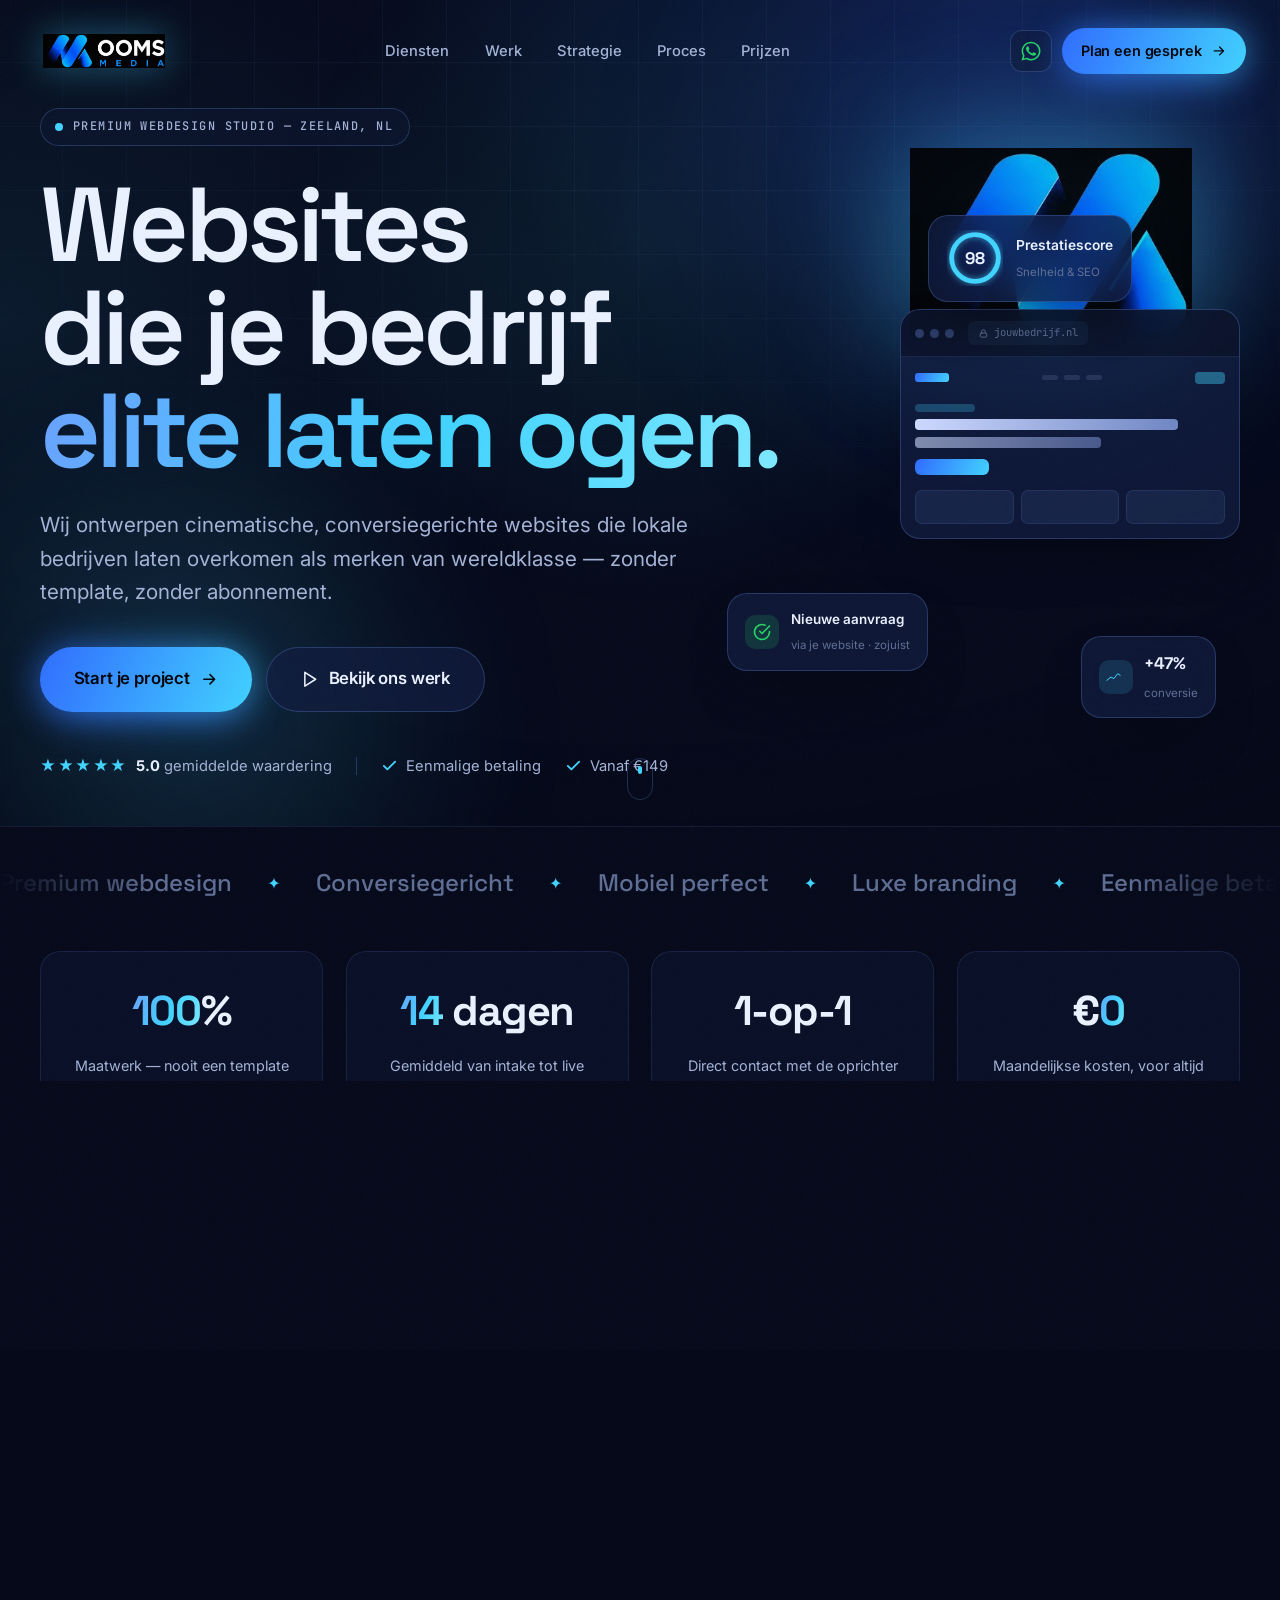
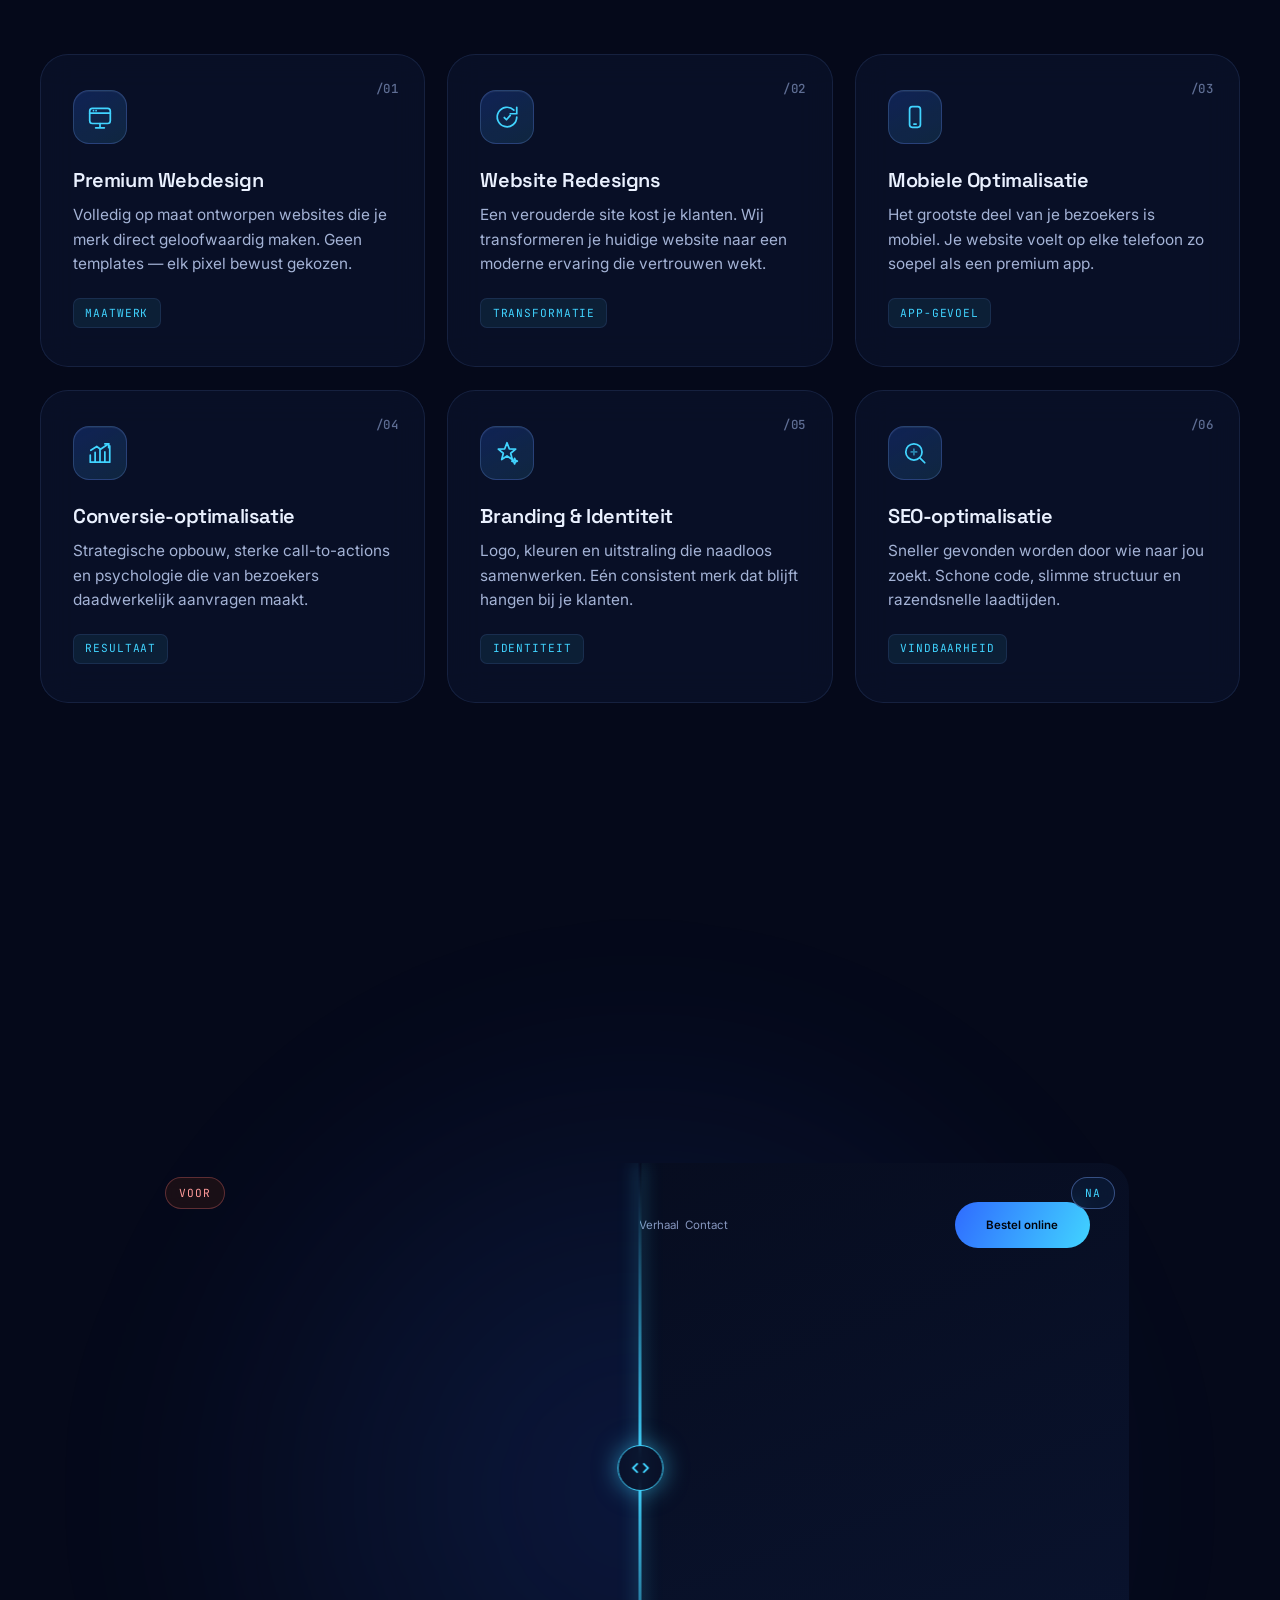
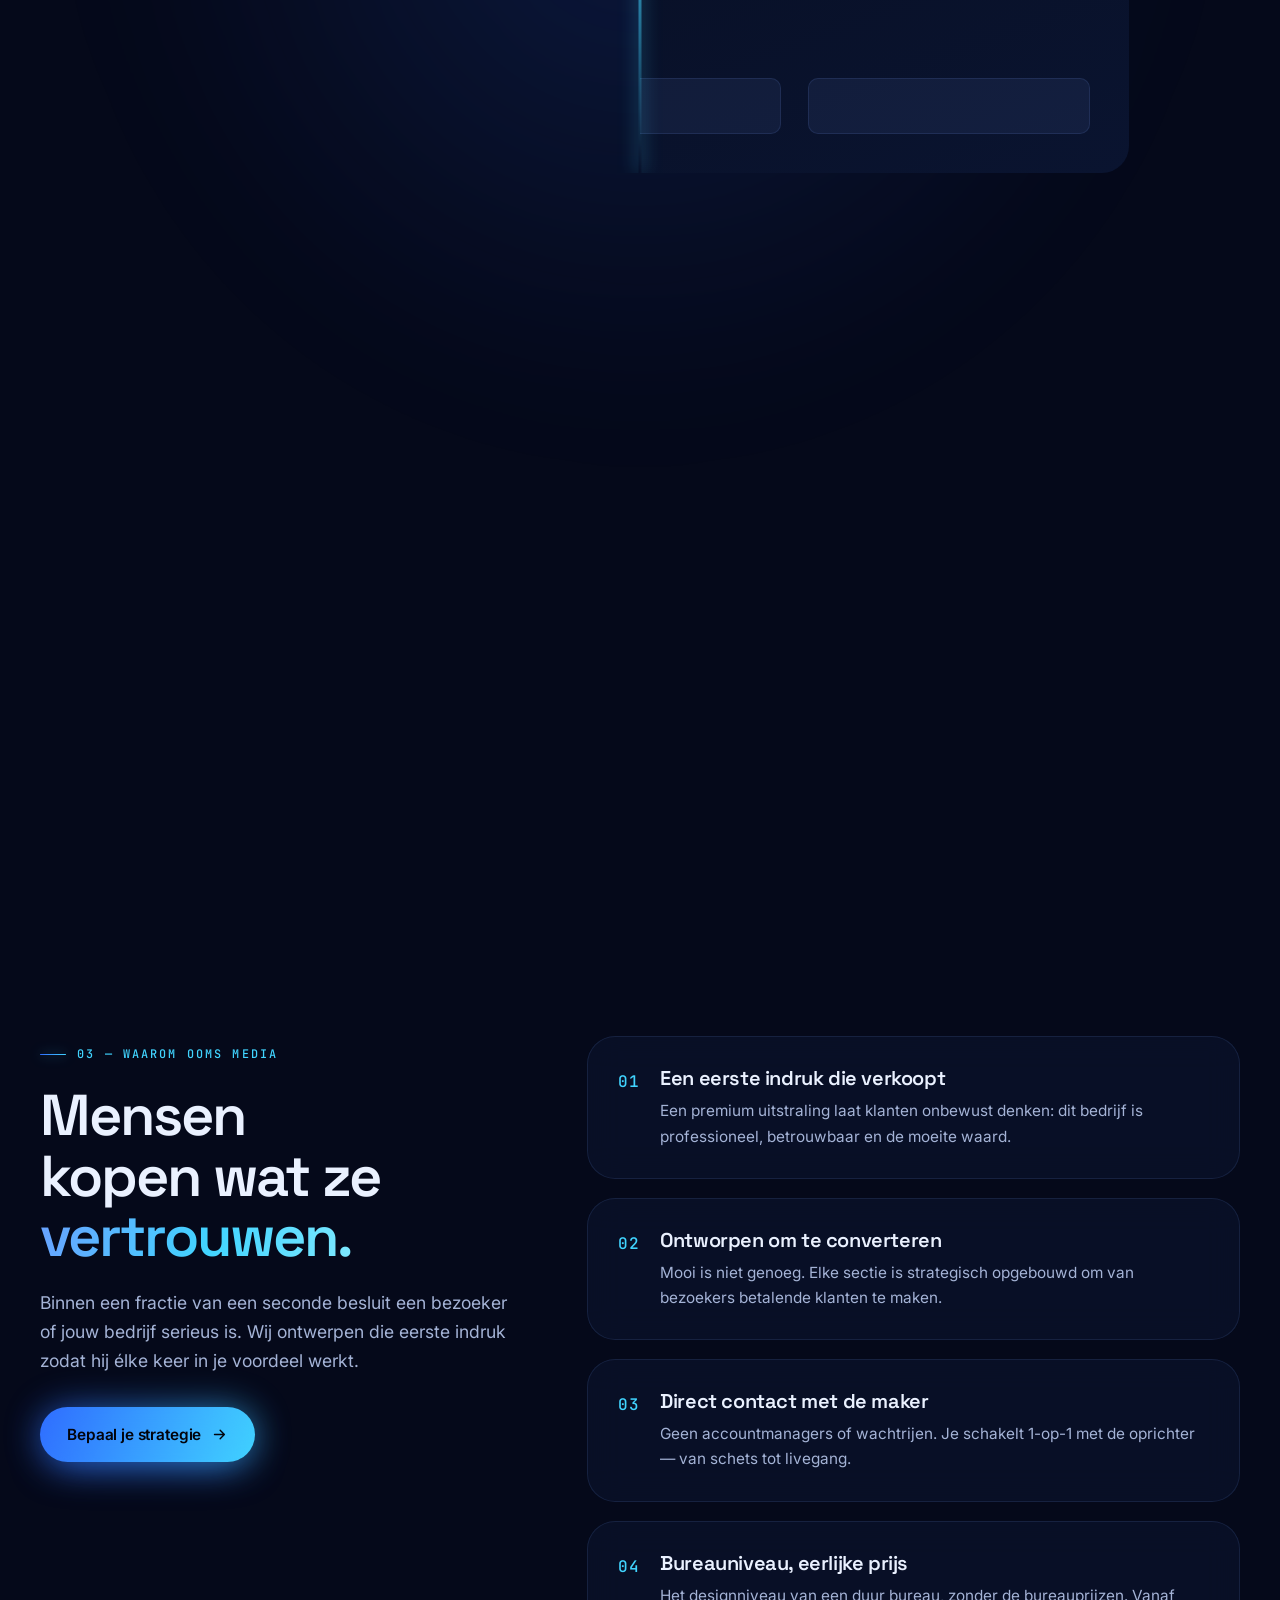
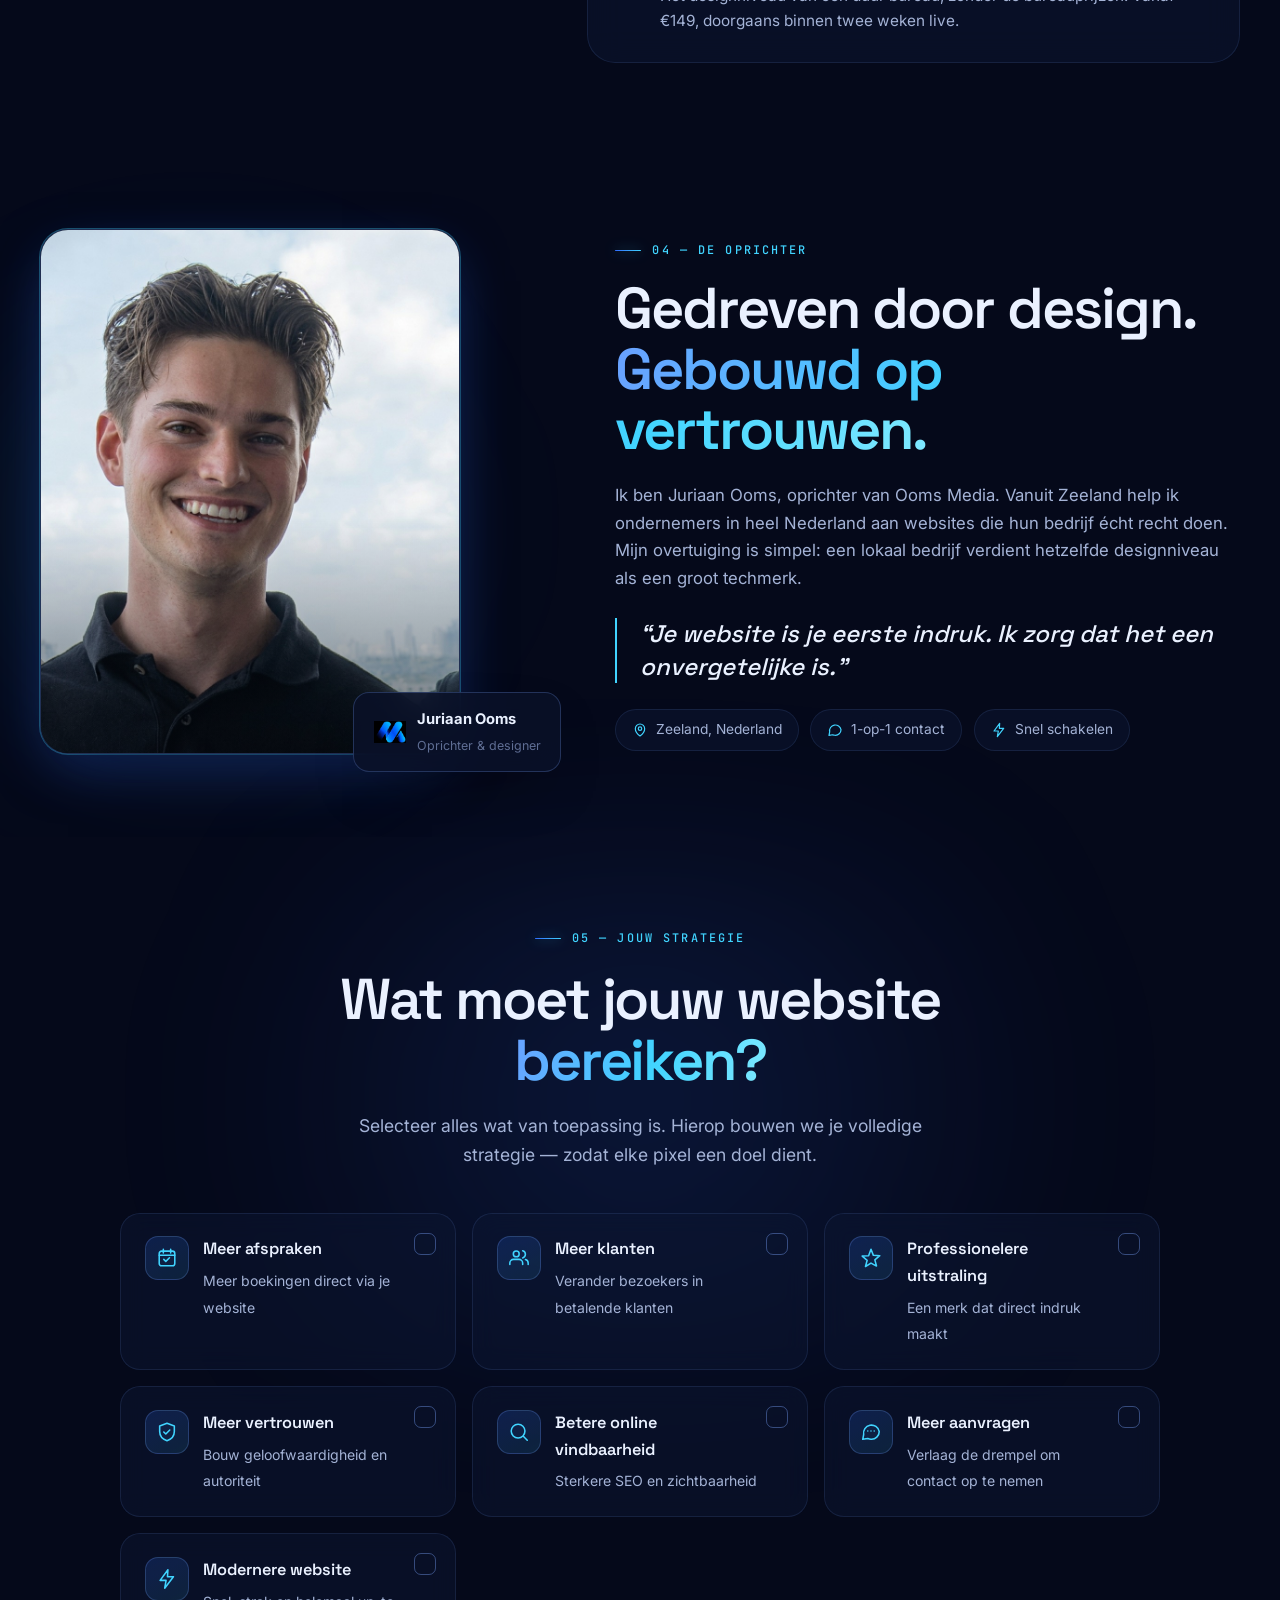
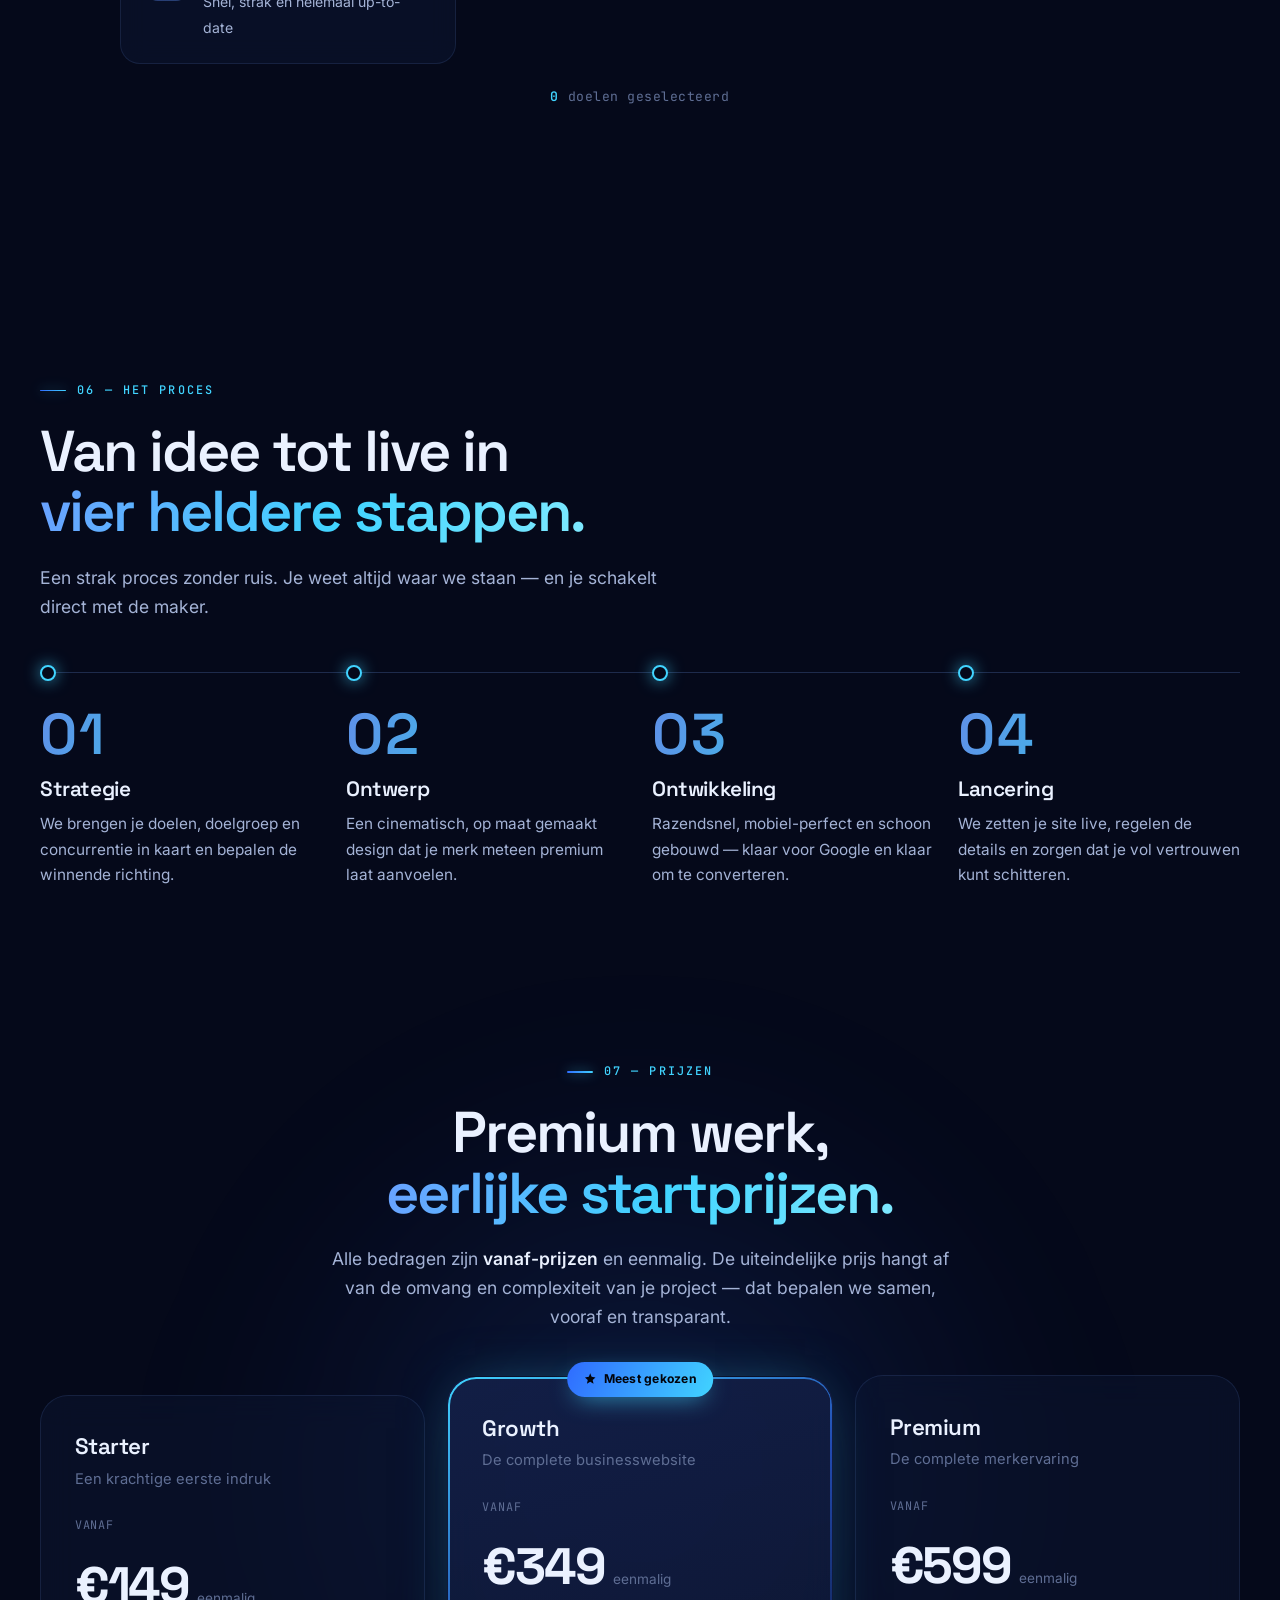
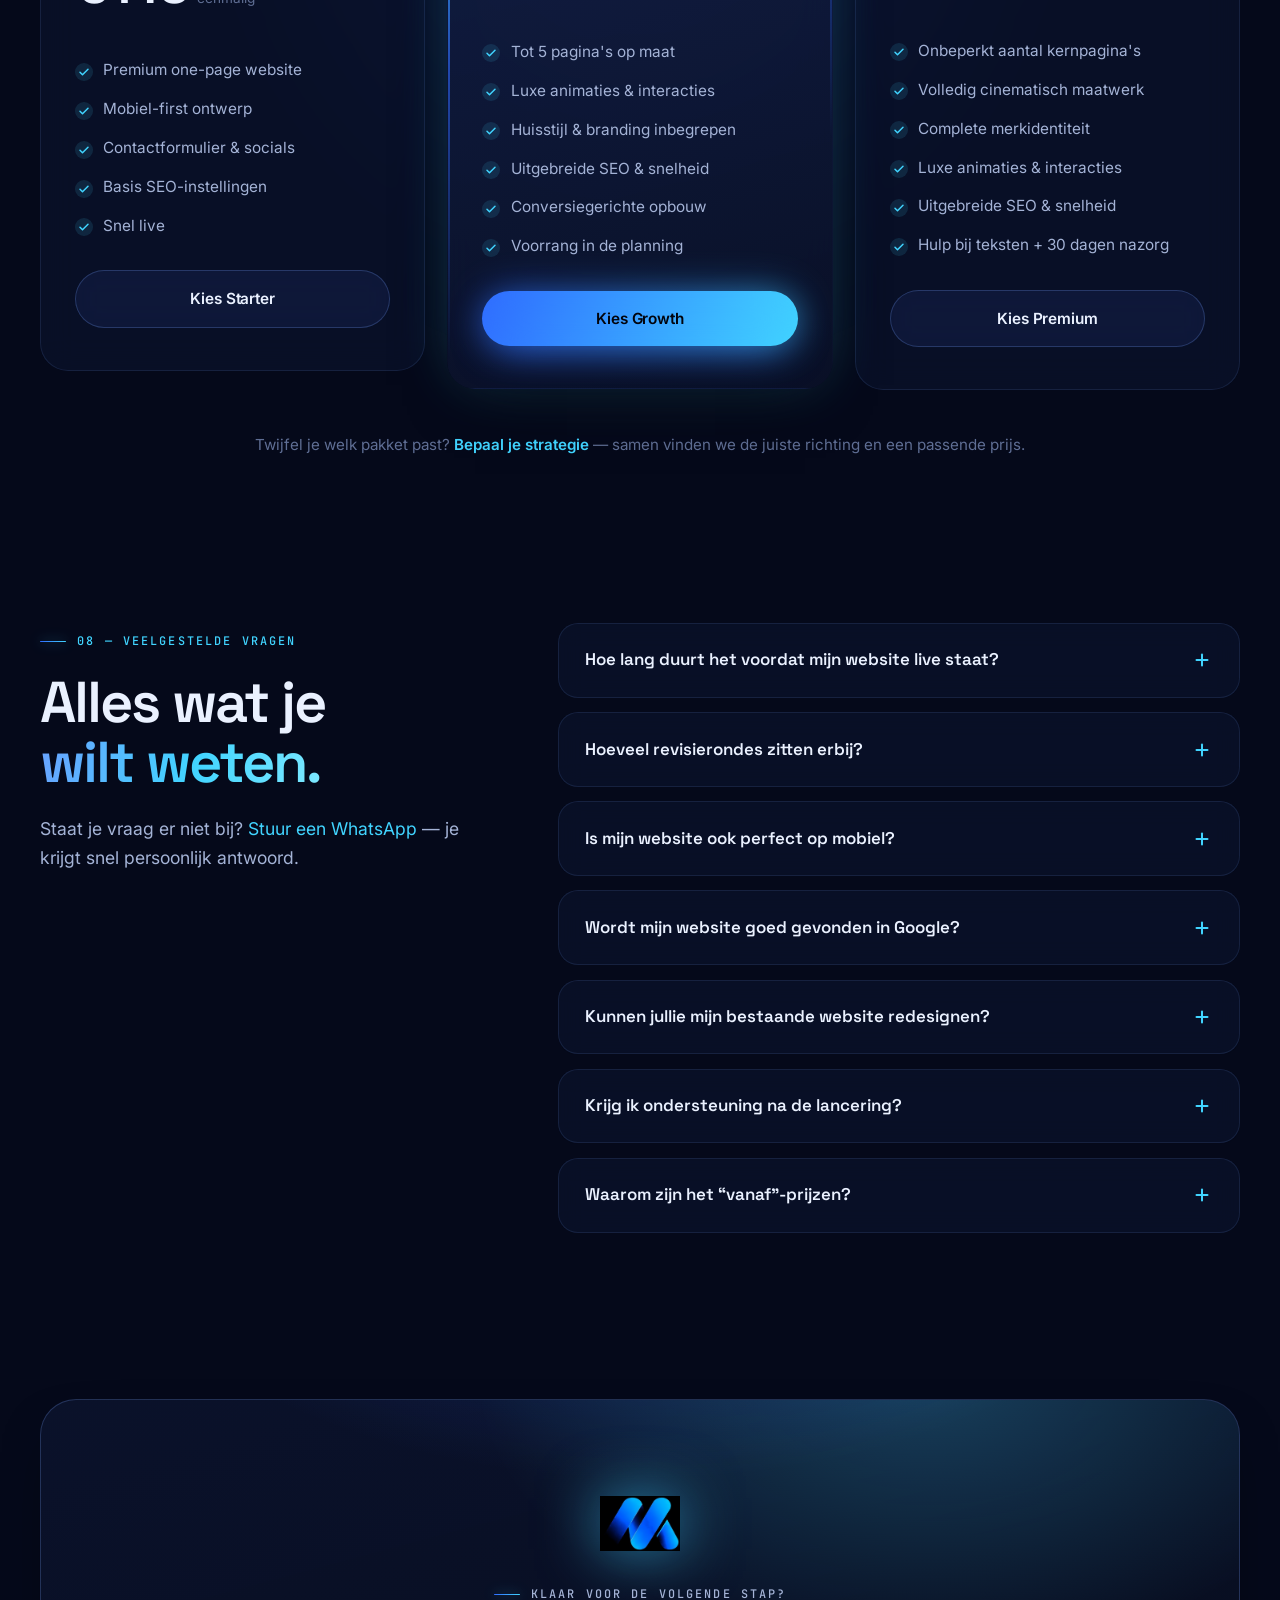
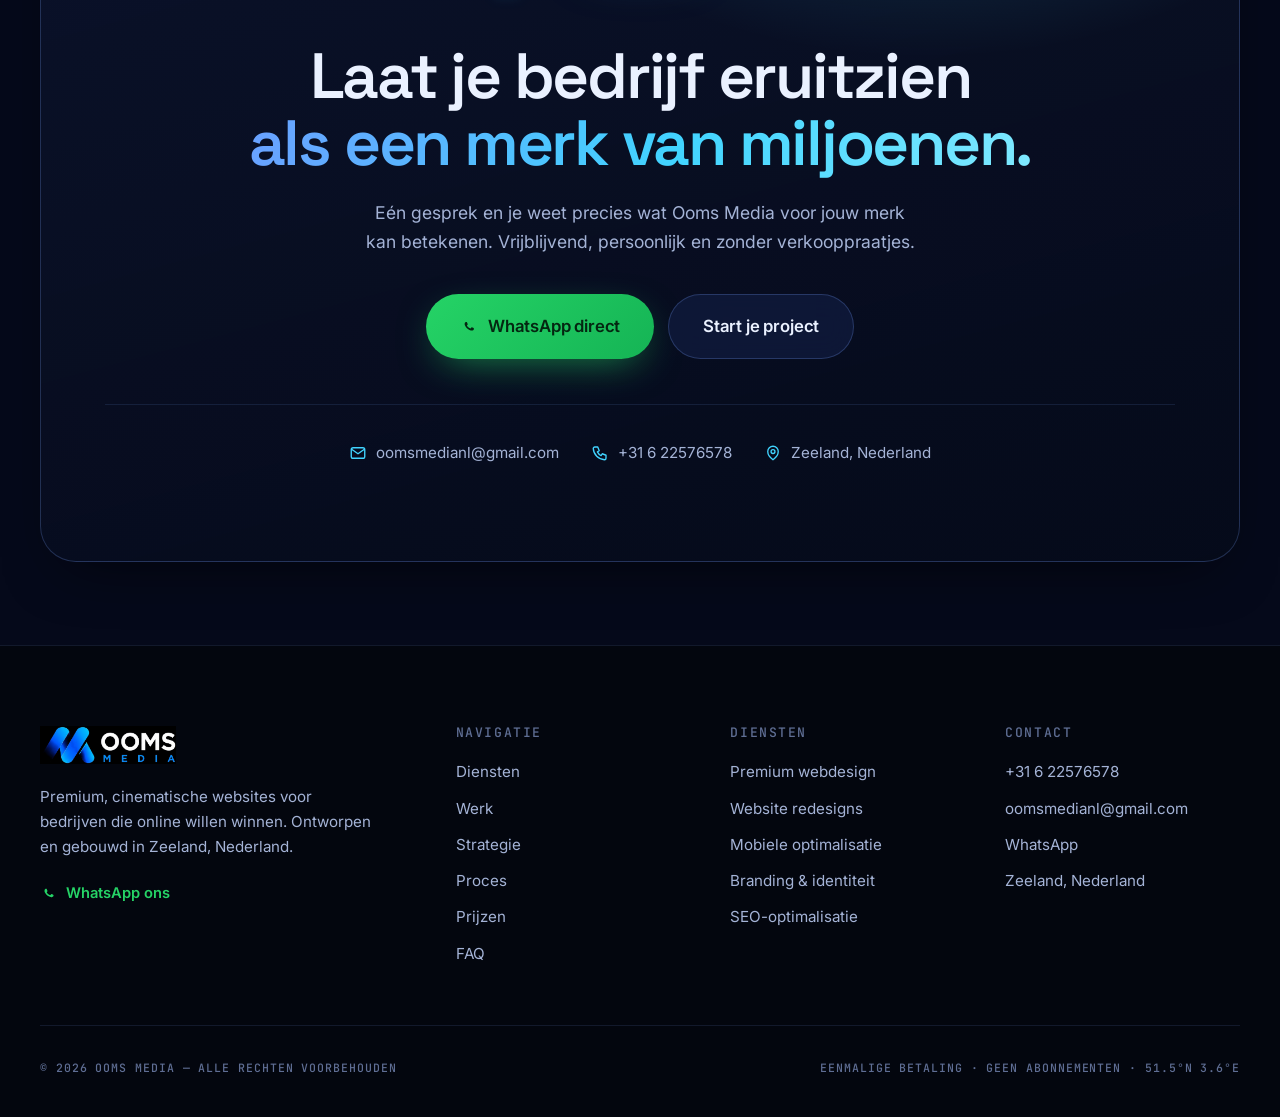
<file: index (1).html>
<!DOCTYPE html>
<html lang="nl">
<head>
  <meta charset="UTF-8" />
  <meta name="viewport" content="width=device-width, initial-scale=1.0, viewport-fit=cover" />
  <title>Ooms Media — Premium websites die je bedrijf elite laten ogen</title>
  <meta name="description" content="Ooms Media bouwt cinematische, conversiegerichte premium websites voor lokale ondernemers. Webdesign, redesigns, branding & SEO — eenmalige betaling, vanaf €149. Zeeland, Nederland." />
  <meta name="theme-color" content="#03060e" />
  <meta name="color-scheme" content="dark" />
  <link rel="canonical" href="https://ooms-media.nl/" />

  <!-- Open Graph / social -->
  <meta property="og:type" content="website" />
  <meta property="og:title" content="Ooms Media — Premium websites die je bedrijf elite laten ogen" />
  <meta property="og:description" content="Cinematische, conversiegerichte websites voor lokale ondernemers. Eenmalige betaling, geen abonnementen — vanaf €149." />
  <meta property="og:image" content="og-image.png" />
  <meta property="og:image:width" content="1536" />
  <meta property="og:image:height" content="1024" />
  <meta property="og:locale" content="nl_NL" />
  <meta property="og:site_name" content="Ooms Media" />
  <meta name="twitter:card" content="summary_large_image" />
  <meta name="twitter:title" content="Ooms Media — Premium websites die je bedrijf elite laten ogen" />
  <meta name="twitter:description" content="Cinematische, conversiegerichte websites voor lokale ondernemers. Vanaf €149." />
  <meta name="twitter:image" content="og-image.png" />

  <link rel="icon" type="image/png" href="logo-mark.png" />
  <link rel="apple-touch-icon" href="logo-mark.png" />

  <link rel="preconnect" href="https://fonts.googleapis.com" />
  <link rel="preconnect" href="https://fonts.gstatic.com" crossorigin />
  <link href="https://fonts.googleapis.com/css2?family=Space+Grotesk:wght@400;500;600;700&family=Inter:wght@400;500;600;700&family=JetBrains+Mono:wght@400;500;600&display=swap" rel="stylesheet" />

  <link rel="stylesheet" href="style.css" />

  <script type="application/ld+json">
  {
    "@context": "https://schema.org",
    "@type": "ProfessionalService",
    "name": "Ooms Media",
    "image": "https://ooms-media.nl/og-image.png",
    "url": "https://ooms-media.nl/",
    "description": "Premium webdesign studio uit Zeeland. Cinematische websites, redesigns, branding en conversie-optimalisatie voor ondernemers in heel Nederland.",
    "founder": { "@type": "Person", "name": "Juriaan Ooms" },
    "telephone": "+31622576578",
    "email": "oomsmedianl@gmail.com",
    "areaServed": "Nederland",
    "address": { "@type": "PostalAddress", "addressRegion": "Zeeland", "addressCountry": "NL" },
    "priceRange": "€149 - €599+"
  }
  </script>
</head>
<body>

  <!-- ░░ Scroll progress ░░ -->
  <div class="scroll-progress" id="scrollProgress" aria-hidden="true"></div>

  <a href="#hero" class="skip-link">Naar inhoud</a>

  <!-- ░░░░░░░░░░░░ NAVBAR ░░░░░░░░░░░░ -->
  <header class="nav" id="nav">
    <div class="nav__inner">
      <a href="#hero" class="nav__brand" aria-label="Ooms Media — naar boven">
        <img src="logo-full.png" alt="Ooms Media" class="nav__logo" width="160" height="45" />
      </a>

      <nav class="nav__links" aria-label="Hoofdnavigatie">
        <a href="#diensten">Diensten</a>
        <a href="#werk">Werk</a>
        <a href="#doelen">Strategie</a>
        <a href="#proces">Proces</a>
        <a href="#prijzen">Prijzen</a>
      </nav>

      <div class="nav__actions">
        <a href="https://wa.me/31622576578?text=Hi%20Ooms%20Media%2C%20ik%20wil%20graag%20een%20premium%20website%20bespreken." target="_blank" rel="noopener" class="nav__icon-btn" aria-label="WhatsApp Ooms Media">
          <svg viewBox="0 0 24 24" fill="currentColor" aria-hidden="true"><path d="M17.5 14.4c-.3-.15-1.77-.87-2.04-.97-.27-.1-.47-.15-.67.15-.2.3-.77.97-.95 1.17-.17.2-.35.22-.65.07-.3-.15-1.26-.46-2.4-1.48-.89-.79-1.49-1.77-1.66-2.07-.17-.3-.02-.46.13-.61.13-.13.3-.35.45-.52.15-.17.2-.3.3-.5.1-.2.05-.37-.02-.52-.08-.15-.67-1.62-.92-2.22-.24-.58-.49-.5-.67-.51l-.57-.01c-.2 0-.52.07-.8.37-.27.3-1.04 1.02-1.04 2.49 0 1.47 1.07 2.89 1.22 3.09.15.2 2.1 3.2 5.08 4.49.71.31 1.26.49 1.69.62.71.23 1.36.2 1.87.12.57-.08 1.77-.72 2.02-1.42.25-.7.25-1.3.17-1.42-.07-.13-.27-.2-.57-.35zM12.05 21.5h-.01a9.4 9.4 0 0 1-4.8-1.31l-.34-.2-3.57.94.95-3.48-.22-.36a9.38 9.38 0 0 1-1.44-5.01c0-5.18 4.22-9.4 9.41-9.4 2.51 0 4.87.98 6.64 2.76a9.34 9.34 0 0 1 2.75 6.65c-.01 5.19-4.23 9.41-9.42 9.41zm8-17.4A11.32 11.32 0 0 0 12.04.79C5.8.79.73 5.86.73 12.09c0 1.99.52 3.94 1.51 5.66L.64 23.4l5.79-1.52a11.28 11.28 0 0 0 5.6 1.43h.01c6.23 0 11.31-5.07 11.31-11.31 0-3.02-1.18-5.86-3.31-8z"/></svg>
        </a>
        <a href="#doelen" class="btn btn--primary btn--sm">
          Plan een gesprek
          <svg viewBox="0 0 24 24" fill="none" stroke="currentColor" stroke-width="2" stroke-linecap="round" stroke-linejoin="round" aria-hidden="true"><path d="M5 12h14M13 6l6 6-6 6"/></svg>
        </a>
        <button class="nav__burger" id="navBurger" aria-label="Menu openen" aria-expanded="false" aria-controls="mobileMenu">
          <span></span><span></span>
        </button>
      </div>
    </div>
  </header>

  <!-- Mobile menu overlay -->
  <div class="mmenu" id="mobileMenu" aria-hidden="true">
    <nav class="mmenu__links" aria-label="Mobiele navigatie">
      <a href="#diensten" style="--i:0">Diensten</a>
      <a href="#werk" style="--i:1">Werk</a>
      <a href="#doelen" style="--i:2">Strategie</a>
      <a href="#proces" style="--i:3">Proces</a>
      <a href="#prijzen" style="--i:4">Prijzen</a>
      <a href="#faq" style="--i:5">FAQ</a>
    </nav>
    <div class="mmenu__footer" style="--i:6">
      <a href="#doelen" class="btn btn--primary btn--block btn--lg">Plan een gesprek</a>
      <a href="https://wa.me/31622576578?text=Hi%20Ooms%20Media%2C%20ik%20wil%20graag%20een%20premium%20website%20bespreken." target="_blank" rel="noopener" class="btn btn--whatsapp btn--block">
        <svg viewBox="0 0 24 24" fill="currentColor" aria-hidden="true"><path d="M17.5 14.4c-.3-.15-1.77-.87-2.04-.97-.27-.1-.47-.15-.67.15-.2.3-.77.97-.95 1.17-.17.2-.35.22-.65.07-.3-.15-1.26-.46-2.4-1.48-.89-.79-1.49-1.77-1.66-2.07-.17-.3-.02-.46.13-.61.13-.13.3-.35.45-.52.15-.17.2-.3.3-.5.1-.2.05-.37-.02-.52-.08-.15-.67-1.62-.92-2.22-.24-.58-.49-.5-.67-.51l-.57-.01c-.2 0-.52.07-.8.37-.27.3-1.04 1.02-1.04 2.49 0 1.47 1.07 2.89 1.22 3.09.15.2 2.1 3.2 5.08 4.49.71.31 1.26.49 1.69.62.71.23 1.36.2 1.87.12.57-.08 1.77-.72 2.02-1.42.25-.7.25-1.3.17-1.42-.07-.13-.27-.2-.57-.35z"/></svg>
        WhatsApp ons direct
      </a>
      <div class="mmenu__contact">
        <a href="tel:+31622576578">+31 6 22576578</a>
        <span aria-hidden="true">·</span>
        <a href="mailto:oomsmedianl@gmail.com">oomsmedianl@gmail.com</a>
      </div>
    </div>
  </div>

  <main>

    <!-- ░░░░░░░░░░░░ 1 · HERO ░░░░░░░░░░░░ -->
    <section class="hero" id="hero">
      <div class="hero__bg" aria-hidden="true">
        <div class="hero__aurora hero__aurora--blue"></div>
        <div class="hero__aurora hero__aurora--cyan"></div>
        <div class="hero__grid"></div>
        <div class="hero__spotlight" id="heroSpotlight"></div>
        <div class="hero__vignette"></div>
      </div>

      <div class="hero__inner">
        <div class="hero__content">
          <div class="hero__badge" data-hero="0">
            <span class="pulse-dot" aria-hidden="true"></span>
            <span class="mono">PREMIUM WEBDESIGN STUDIO — ZEELAND, NL</span>
          </div>

          <h1 class="hero__title" data-hero="1">
            Websites die je bedrijf<br />
            <span class="text-gradient">elite laten ogen.</span>
          </h1>

          <p class="hero__sub" data-hero="2">
            Wij ontwerpen cinematische, conversiegerichte websites die lokale bedrijven
            laten overkomen als merken van wereldklasse — zonder template, zonder abonnement.
          </p>

          <div class="hero__cta" data-hero="3">
            <a href="#doelen" class="btn btn--primary btn--lg">
              Start je project
              <svg viewBox="0 0 24 24" fill="none" stroke="currentColor" stroke-width="2" stroke-linecap="round" stroke-linejoin="round" aria-hidden="true"><path d="M5 12h14M13 6l6 6-6 6"/></svg>
            </a>
            <a href="#werk" class="btn btn--glass btn--lg">
              <svg viewBox="0 0 24 24" fill="none" stroke="currentColor" stroke-width="2" stroke-linecap="round" stroke-linejoin="round" aria-hidden="true"><path d="M5 3l14 9-14 9V3z"/></svg>
              Bekijk ons werk
            </a>
          </div>

          <ul class="hero__trust" data-hero="4">
            <li>
              <span class="stars" aria-hidden="true">★★★★★</span>
              <span><strong>5.0</strong> gemiddelde waardering</span>
            </li>
            <li class="hero__trust-sep" aria-hidden="true"></li>
            <li><svg viewBox="0 0 24 24" fill="none" stroke="currentColor" stroke-width="2.6" stroke-linecap="round" stroke-linejoin="round" aria-hidden="true"><path d="M4 12.5l5 5L20 6.5"/></svg>Eenmalige betaling</li>
            <li><svg viewBox="0 0 24 24" fill="none" stroke="currentColor" stroke-width="2.6" stroke-linecap="round" stroke-linejoin="round" aria-hidden="true"><path d="M4 12.5l5 5L20 6.5"/></svg>Vanaf €149</li>
          </ul>
        </div>

        <!-- Floating cinematic UI cluster -->
        <div class="hero__stage" aria-hidden="true">
          <div class="hero__mark" data-hero="5" data-parallax="22">
            <img src="logo-mark.png" alt="" width="120" height="82" />
          </div>

          <div class="hero__panel hero__panel--browser" data-hero="6" data-parallax="-14">
            <div class="mockbar">
              <span class="mockbar__dot"></span><span class="mockbar__dot"></span><span class="mockbar__dot"></span>
              <span class="mockbar__url"><svg viewBox="0 0 24 24" fill="none" stroke="currentColor" stroke-width="2" stroke-linecap="round" stroke-linejoin="round" aria-hidden="true"><rect x="5" y="11" width="14" height="9" rx="2"/><path d="M8 11V8a4 4 0 0 1 8 0v3"/></svg>jouwbedrijf.nl</span>
            </div>
            <div class="mocksite">
              <div class="mocksite__nav">
                <span class="mocksite__logo"></span>
                <span class="mocksite__links"><i></i><i></i><i></i></span>
                <span class="mocksite__btn"></span>
              </div>
              <div class="mocksite__hero">
                <span class="mocksite__chip"></span>
                <span class="mocksite__line mocksite__line--lg"></span>
                <span class="mocksite__line mocksite__line--md"></span>
                <span class="mocksite__cta"></span>
              </div>
              <div class="mocksite__cards"><i></i><i></i><i></i></div>
            </div>
          </div>

          <div class="hero__panel hero__panel--score" data-hero="7" data-parallax="26">
            <div class="scorering">
              <svg viewBox="0 0 84 84">
                <circle cx="42" cy="42" r="35" class="scorering__track"/>
                <circle cx="42" cy="42" r="35" class="scorering__bar"/>
              </svg>
              <span class="scorering__num" data-count="98" data-count-suffix="">0</span>
            </div>
            <div class="scoretext">
              <strong>Prestatiescore</strong>
              <span>Snelheid &amp; SEO</span>
            </div>
          </div>

          <div class="hero__panel hero__panel--notif" data-hero="8" data-parallax="-30">
            <span class="notif__icon">
              <svg viewBox="0 0 24 24" fill="none" stroke="currentColor" stroke-width="2.2" stroke-linecap="round" stroke-linejoin="round" aria-hidden="true"><path d="M22 11.5V12a10 10 0 1 1-5.93-9.14"/><path d="M22 4 12 14l-3-3"/></svg>
            </span>
            <div class="notif__text">
              <strong>Nieuwe aanvraag</strong>
              <span>via je website · zojuist</span>
            </div>
          </div>

          <div class="hero__panel hero__panel--metric" data-hero="9" data-parallax="18">
            <span class="metric__spark">
              <svg viewBox="0 0 48 24" fill="none" stroke="currentColor" stroke-width="2.4" stroke-linecap="round" stroke-linejoin="round" aria-hidden="true"><path d="M2 20 12 12l7 4 9-12 6 4"/></svg>
            </span>
            <div class="metric__text">
              <strong>+47%</strong>
              <span>conversie</span>
            </div>
          </div>
        </div>
      </div>

      <a href="#trust" class="hero__scroll" aria-label="Scroll naar beneden">
        <span class="hero__scroll-dot"></span>
      </a>
    </section>

    <!-- ░░░░░░░░░░░░ 2 · TRUST ░░░░░░░░░░░░ -->
    <section class="strip" id="trust">
      <div class="marquee" aria-hidden="true">
        <div class="marquee__track">
          <span>Premium webdesign</span><i>✦</i><span>Conversiegericht</span><i>✦</i><span>Mobiel perfect</span><i>✦</i><span>Luxe branding</span><i>✦</i><span>Eenmalige betaling</span><i>✦</i><span>Gebouwd in Zeeland</span><i>✦</i>
          <span>Premium webdesign</span><i>✦</i><span>Conversiegericht</span><i>✦</i><span>Mobiel perfect</span><i>✦</i><span>Luxe branding</span><i>✦</i><span>Eenmalige betaling</span><i>✦</i><span>Gebouwd in Zeeland</span><i>✦</i>
        </div>
      </div>

      <div class="container">
        <dl class="stats" data-reveal>
          <div class="stats__item">
            <dt><span data-count="100">0</span>%</dt>
            <dd>Maatwerk — nooit een template</dd>
          </div>
          <div class="stats__item">
            <dt><span data-count="14">0</span> dagen</dt>
            <dd>Gemiddeld van intake tot live</dd>
          </div>
          <div class="stats__item">
            <dt>1-op-1</dt>
            <dd>Direct contact met de oprichter</dd>
          </div>
          <div class="stats__item">
            <dt>€<span data-count="0">0</span></dt>
            <dd>Maandelijkse kosten, voor altijd</dd>
          </div>
        </dl>

        <div class="industries" data-reveal>
          <span class="industries__label mono">VERTROUWD DOOR LOKALE ONDERNEMERS</span>
          <ul class="industries__list">
            <li>Barbershops</li>
            <li>Beautysalons</li>
            <li>Tattoo studio's</li>
            <li>Horeca</li>
            <li>Personal trainers</li>
            <li>Startups</li>
          </ul>
        </div>
      </div>
    </section>

    <!-- ░░░░░░░░░░░░ 3 · DIENSTEN ░░░░░░░░░░░░ -->
    <section class="section" id="diensten">
      <div class="container">
        <header class="section__head" data-reveal>
          <p class="eyebrow"><span class="mono">01 — DIENSTEN</span></p>
          <h2>Alles voor een merk dat<br /><span class="text-gradient">online wint.</span></h2>
          <p class="section__sub">Van eerste schets tot livegang — elk onderdeel is ontworpen met één doel: jouw bedrijf groter laten ogen en meer laten verdienen.</p>
        </header>

        <div class="services">
          <article class="card service" data-reveal>
            <span class="service__index mono">/01</span>
            <div class="service__icon">
              <svg viewBox="0 0 24 24" fill="none" stroke="currentColor" stroke-width="1.6" stroke-linecap="round" stroke-linejoin="round" aria-hidden="true"><rect x="2.5" y="4" width="19" height="14" rx="2.5"/><path d="M2.5 8.5h19M6 6.2h.01M8.4 6.2h.01"/><path d="M8 22h8m-4-4v4"/></svg>
            </div>
            <h3>Premium Webdesign</h3>
            <p>Volledig op maat ontworpen websites die je merk direct geloofwaardig maken. Geen templates — elk pixel bewust gekozen.</p>
            <span class="service__tag">Maatwerk</span>
          </article>

          <article class="card service" data-reveal data-delay="1">
            <span class="service__index mono">/02</span>
            <div class="service__icon">
              <svg viewBox="0 0 24 24" fill="none" stroke="currentColor" stroke-width="1.6" stroke-linecap="round" stroke-linejoin="round" aria-hidden="true"><path d="M21 12a9 9 0 1 1-2.64-6.36"/><path d="M21 3v6h-6"/><path d="M9.5 12.5l2 2 3.5-4"/></svg>
            </div>
            <h3>Website Redesigns</h3>
            <p>Een verouderde site kost je klanten. Wij transformeren je huidige website naar een moderne ervaring die vertrouwen wekt.</p>
            <span class="service__tag">Transformatie</span>
          </article>

          <article class="card service" data-reveal data-delay="2">
            <span class="service__index mono">/03</span>
            <div class="service__icon">
              <svg viewBox="0 0 24 24" fill="none" stroke="currentColor" stroke-width="1.6" stroke-linecap="round" stroke-linejoin="round" aria-hidden="true"><rect x="7" y="2.5" width="10" height="19" rx="2.5"/><path d="M11 18.5h2"/></svg>
            </div>
            <h3>Mobiele Optimalisatie</h3>
            <p>Het grootste deel van je bezoekers is mobiel. Je website voelt op elke telefoon zo soepel als een premium app.</p>
            <span class="service__tag">App-gevoel</span>
          </article>

          <article class="card service" data-reveal>
            <span class="service__index mono">/04</span>
            <div class="service__icon">
              <svg viewBox="0 0 24 24" fill="none" stroke="currentColor" stroke-width="1.6" stroke-linecap="round" stroke-linejoin="round" aria-hidden="true"><path d="M3 20.5V14m0 6.5h18M7.5 20.5v-9m4.5 9V8m4.5 12.5V11M21 20.5v-15"/><path d="M3.5 9.5L9 6l3.5 2.5L20 3.5"/><path d="M16.5 3.5H20V7"/></svg>
            </div>
            <h3>Conversie-optimalisatie</h3>
            <p>Strategische opbouw, sterke call-to-actions en psychologie die van bezoekers daadwerkelijk aanvragen maakt.</p>
            <span class="service__tag">Resultaat</span>
          </article>

          <article class="card service" data-reveal data-delay="1">
            <span class="service__index mono">/05</span>
            <div class="service__icon">
              <svg viewBox="0 0 24 24" fill="none" stroke="currentColor" stroke-width="1.6" stroke-linecap="round" stroke-linejoin="round" aria-hidden="true"><path d="M12 2.5l2.1 5.6 5.9.3-4.6 3.8 1.5 5.8L12 14.7 7.1 18l1.5-5.8L4 8.4l5.9-.3z"/><path d="M19 17l.7 1.8 1.8.7-1.8.7L19 22l-.7-1.8-1.8-.7 1.8-.7z"/></svg>
            </div>
            <h3>Branding &amp; Identiteit</h3>
            <p>Logo, kleuren en uitstraling die naadloos samenwerken. Eén consistent merk dat blijft hangen bij je klanten.</p>
            <span class="service__tag">Identiteit</span>
          </article>

          <article class="card service" data-reveal data-delay="2">
            <span class="service__index mono">/06</span>
            <div class="service__icon">
              <svg viewBox="0 0 24 24" fill="none" stroke="currentColor" stroke-width="1.6" stroke-linecap="round" stroke-linejoin="round" aria-hidden="true"><circle cx="11" cy="11" r="7.5"/><path d="m21 21-4.3-4.3"/><path d="M8.5 11h5M11 8.5v5" opacity=".55"/></svg>
            </div>
            <h3>SEO-optimalisatie</h3>
            <p>Sneller gevonden worden door wie naar jou zoekt. Schone code, slimme structuur en razendsnelle laadtijden.</p>
            <span class="service__tag">Vindbaarheid</span>
          </article>
        </div>
      </div>
    </section>

    <!-- ░░░░░░░░░░░░ 4 · WERK / PORTFOLIO ░░░░░░░░░░░░ -->
    <section class="section section--showcase" id="werk">
      <div class="showcase__glow" aria-hidden="true"></div>
      <div class="container">
        <header class="section__head section__head--center" data-reveal>
          <p class="eyebrow"><span class="mono">02 — DE TRANSFORMATIE</span></p>
          <h2>Van gedateerd naar<br /><span class="text-gradient">onvergetelijk.</span></h2>
          <p class="section__sub">Sleep de schuif en ervaar zelf het verschil dat premium design maakt voor de eerste indruk van een bedrijf.</p>
        </header>

        <div class="compare" id="compare" data-reveal>
          <div class="compare__frame">
            <!-- VOOR -->
            <div class="compare__pane pane-old" aria-hidden="true">
              <div class="old">
                <div class="old__header">
                  <strong>Bakkerij De Korenbloem</strong>
                  <em>Al 35 jaar uw vertrouwde adres!!</em>
                </div>
                <div class="old__nav">
                  <a>Home</a> | <a>Over ons</a> | <a>Producten</a> | <a>Foto's</a> | <a>Gastenboek</a> | <a>Contact</a>
                </div>
                <div class="old__body">
                  <div class="old__main">
                    <h4>Welkom op onze website!</h4>
                    <p>Welkom op de website van Bakkerij De Korenbloem. Wij bakken al sinds 1989 vers brood voor de hele regio. Kom gerust eens langs of bel ons voor meer info…</p>
                    <span class="old__btn">&gt;&gt; KLIK HIER VOOR MEER INFO &lt;&lt;</span>
                    <p class="old__update">Laatst bijgewerkt: 03-2014 · U bent bezoeker nr. 047382</p>
                  </div>
                  <div class="old__side">
                    <div class="old__widget"><b>Openingstijden</b>ma t/m za<br/>8:00 - 17:00</div>
                    <div class="old__widget old__widget--alert">!! NIEUW !!<br/>Nu ook taarten op bestelling</div>
                  </div>
                </div>
              </div>
              <span class="compare__label compare__label--old">Voor</span>
            </div>

            <!-- NA -->
            <div class="compare__pane pane-new" aria-hidden="true">
              <div class="new">
                <div class="new__nav">
                  <span class="new__brand"><i></i>De Korenbloem</span>
                  <span class="new__links"><i>Assortiment</i><i>Verhaal</i><i>Contact</i></span>
                  <span class="new__navbtn">Bestel online</span>
                </div>
                <div class="new__hero">
                  <span class="new__chip">Ambachtelijke bakkerij · sinds 1989</span>
                  <h4>Elke ochtend<br /><b>vers van de steen.</b></h4>
                  <p>Brood, banket en taarten — gebakken met Zeeuwse traditie.</p>
                  <div class="new__ctas"><span class="new__cta"></span><span class="new__cta new__cta--ghost"></span></div>
                </div>
                <div class="new__cards"><i></i><i></i><i></i></div>
              </div>
              <span class="compare__label compare__label--new">Na</span>
            </div>

            <div class="compare__handle" id="compareHandle" role="slider" tabindex="0"
                 aria-label="Vergelijk oude en nieuwe website" aria-valuemin="0" aria-valuemax="100" aria-valuenow="50">
              <span class="compare__grip">
                <svg viewBox="0 0 24 24" fill="none" stroke="currentColor" stroke-width="2.2" stroke-linecap="round" stroke-linejoin="round" aria-hidden="true"><path d="M8 7l-5 5 5 5M16 7l5 5-5 5"/></svg>
              </span>
            </div>
          </div>
        </div>

        <!-- Device gallery -->
        <div class="gallery" data-reveal>
          <article class="shot shot--barber">
            <div class="shot__frame">
              <div class="shot__bar"><span></span><span></span><span></span></div>
              <div class="shot__screen">
                <div class="demo demo--barber">
                  <div class="demo__nav"><b>FADE&amp;CO</b><span><i></i><i></i><i></i></span></div>
                  <div class="demo__hero">
                    <span class="demo__eyebrow">BARBERSHOP — AMSTERDAM</span>
                    <h5>Scherp geknipt.<br/>Strak gestyled.</h5>
                    <span class="demo__btn">Boek je stoel</span>
                  </div>
                  <div class="demo__row"><i></i><i></i></div>
                </div>
              </div>
            </div>
            <div class="shot__meta">
              <strong>Fade &amp; Co</strong>
              <span class="mono">BARBERSHOP</span>
            </div>
          </article>

          <article class="shot shot--salon">
            <div class="shot__frame">
              <div class="shot__bar"><span></span><span></span><span></span></div>
              <div class="shot__screen">
                <div class="demo demo--salon">
                  <div class="demo__nav"><b>LUMIÈRE</b><span><i></i><i></i><i></i></span></div>
                  <div class="demo__hero">
                    <span class="demo__eyebrow">BEAUTY &amp; SKIN</span>
                    <h5>Stralen begint<br/>bij jou.</h5>
                    <span class="demo__btn">Plan behandeling</span>
                  </div>
                  <div class="demo__row"><i></i><i></i></div>
                </div>
              </div>
            </div>
            <div class="shot__meta">
              <strong>Lumière Salon</strong>
              <span class="mono">BEAUTYSALON</span>
            </div>
          </article>

          <article class="shot shot--tattoo">
            <div class="shot__frame">
              <div class="shot__bar"><span></span><span></span><span></span></div>
              <div class="shot__screen">
                <div class="demo demo--tattoo">
                  <div class="demo__nav"><b>IRONLINE</b><span><i></i><i></i><i></i></span></div>
                  <div class="demo__hero">
                    <span class="demo__eyebrow">TATTOO STUDIO</span>
                    <h5>Kunst die<br/>blijft.</h5>
                    <span class="demo__btn">Vraag ontwerp aan</span>
                  </div>
                  <div class="demo__row"><i></i><i></i></div>
                </div>
              </div>
            </div>
            <div class="shot__meta">
              <strong>Ironline Tattoo</strong>
              <span class="mono">TATTOO STUDIO</span>
            </div>
          </article>
        </div>

        <div class="facts" data-reveal>
          <div class="facts__item">
            <strong>0,05 sec</strong>
            <span>De tijd waarin bezoekers een oordeel over je website vormen</span>
          </div>
          <div class="facts__item">
            <strong>75%</strong>
            <span>beoordeelt de geloofwaardigheid van een bedrijf op het webdesign</span>
          </div>
          <div class="facts__item">
            <strong>70%+</strong>
            <span>van je bezoekers bekijkt je website op een telefoon</span>
          </div>
        </div>
      </div>
    </section>

    <!-- ░░░░░░░░░░░░ 5 · WAAROM OOMS MEDIA ░░░░░░░░░░░░ -->
    <section class="section" id="waarom">
      <div class="container">
        <div class="why">
          <div class="why__intro" data-reveal>
            <p class="eyebrow"><span class="mono">03 — WAAROM OOMS MEDIA</span></p>
            <h2>Mensen kopen wat ze<br /><span class="text-gradient">vertrouwen.</span></h2>
            <p class="section__sub">Binnen een fractie van een seconde besluit een bezoeker of jouw bedrijf serieus is. Wij ontwerpen die eerste indruk zodat hij élke keer in je voordeel werkt.</p>
            <a href="#doelen" class="btn btn--primary">
              Bepaal je strategie
              <svg viewBox="0 0 24 24" fill="none" stroke="currentColor" stroke-width="2" stroke-linecap="round" stroke-linejoin="round" aria-hidden="true"><path d="M5 12h14M13 6l6 6-6 6"/></svg>
            </a>
          </div>

          <ol class="why__list">
            <li class="card why__item" data-reveal>
              <span class="why__num mono">01</span>
              <div>
                <h3>Een eerste indruk die verkoopt</h3>
                <p>Een premium uitstraling laat klanten onbewust denken: dit bedrijf is professioneel, betrouwbaar en de moeite waard.</p>
              </div>
            </li>
            <li class="card why__item" data-reveal data-delay="1">
              <span class="why__num mono">02</span>
              <div>
                <h3>Ontworpen om te converteren</h3>
                <p>Mooi is niet genoeg. Elke sectie is strategisch opgebouwd om van bezoekers betalende klanten te maken.</p>
              </div>
            </li>
            <li class="card why__item" data-reveal data-delay="2">
              <span class="why__num mono">03</span>
              <div>
                <h3>Direct contact met de maker</h3>
                <p>Geen accountmanagers of wachtrijen. Je schakelt 1-op-1 met de oprichter — van schets tot livegang.</p>
              </div>
            </li>
            <li class="card why__item" data-reveal data-delay="3">
              <span class="why__num mono">04</span>
              <div>
                <h3>Bureauniveau, eerlijke prijs</h3>
                <p>Het designniveau van een duur bureau, zonder de bureauprijzen. Vanaf €149, doorgaans binnen twee weken live.</p>
              </div>
            </li>
          </ol>
        </div>
      </div>
    </section>

    <!-- ░░░░░░░░░░░░ 6 · OVER JURIAAN ░░░░░░░░░░░░ -->
    <section class="section section--founder" id="over">
      <div class="founder__glow" aria-hidden="true"></div>
      <div class="container">
        <div class="founder">
          <div class="founder__visual" data-reveal>
            <div class="founder__frame">
              <img src="founder.jpg" alt="Juriaan Ooms, oprichter van Ooms Media" loading="lazy" width="900" height="1124" />
            </div>
            <div class="founder__card">
              <img src="logo-mark.png" alt="" width="34" height="23" loading="lazy" />
              <div>
                <strong>Juriaan Ooms</strong>
                <span>Oprichter &amp; designer</span>
              </div>
            </div>
          </div>

          <div class="founder__text">
            <p class="eyebrow" data-reveal><span class="mono">04 — DE OPRICHTER</span></p>
            <h2 data-reveal>Gedreven door design.<br /><span class="text-gradient">Gebouwd op vertrouwen.</span></h2>
            <p data-reveal data-delay="1">
              Ik ben Juriaan Ooms, oprichter van Ooms Media. Vanuit Zeeland help ik
              ondernemers in heel Nederland aan websites die hun bedrijf écht recht
              doen. Mijn overtuiging is simpel: een lokaal bedrijf verdient hetzelfde
              designniveau als een groot techmerk.
            </p>
            <blockquote class="founder__quote" data-reveal data-delay="2">
              “Je website is je eerste indruk. Ik zorg dat het een onvergetelijke is.”
            </blockquote>
            <ul class="founder__chips" data-reveal data-delay="3">
              <li>
                <svg viewBox="0 0 24 24" fill="none" stroke="currentColor" stroke-width="1.8" stroke-linecap="round" stroke-linejoin="round" aria-hidden="true"><path d="M12 21s7-5.1 7-11a7 7 0 1 0-14 0c0 5.9 7 11 7 11z"/><circle cx="12" cy="10" r="2.6"/></svg>
                Zeeland, Nederland
              </li>
              <li>
                <svg viewBox="0 0 24 24" fill="none" stroke="currentColor" stroke-width="1.8" stroke-linecap="round" stroke-linejoin="round" aria-hidden="true"><path d="M21 11.5a8.4 8.4 0 0 1-9 8.4 8.6 8.6 0 0 1-3.5-.8L3 20l1-5.2a8.4 8.4 0 1 1 17-3.3z"/></svg>
                1-op-1 contact
              </li>
              <li>
                <svg viewBox="0 0 24 24" fill="none" stroke="currentColor" stroke-width="1.8" stroke-linecap="round" stroke-linejoin="round" aria-hidden="true"><path d="M13 2 4.5 13.5H11L9.5 22 19 9.5h-6.5z"/></svg>
                Snel schakelen
              </li>
            </ul>
          </div>
        </div>
      </div>
    </section>

    <!-- ░░░░░░░░░░░░ 7 · DOELEN / STRATEGIE ░░░░░░░░░░░░ -->
    <section class="section section--goals" id="doelen">
      <div class="goals__glow" aria-hidden="true"></div>
      <div class="container">
        <header class="section__head section__head--center" data-reveal>
          <p class="eyebrow"><span class="mono">05 — JOUW STRATEGIE</span></p>
          <h2>Wat moet jouw website<br /><span class="text-gradient">bereiken?</span></h2>
          <p class="section__sub">Selecteer alles wat van toepassing is. Hierop bouwen we je volledige strategie — zodat elke pixel een doel dient.</p>
        </header>

        <form class="goalform" id="goalForm" data-reveal novalidate>
          <fieldset class="goalgrid" aria-describedby="goalCount">
            <legend class="sr-only">Doelen voor je website</legend>

            <button type="button" class="goal" data-goal="Meer afspraken" aria-pressed="false">
              <span class="goal__check" aria-hidden="true"></span>
              <span class="goal__icon">
                <svg viewBox="0 0 24 24" fill="none" stroke="currentColor" stroke-width="1.7" stroke-linecap="round" stroke-linejoin="round" aria-hidden="true"><rect x="3.5" y="4.5" width="17" height="16" rx="2.5"/><path d="M3.5 9h17M8 2.5v4M16 2.5v4M8.5 13.5l2.2 2.2 4-4"/></svg>
              </span>
              <span class="goal__body">
                <strong>Meer afspraken</strong>
                <span>Meer boekingen direct via je website</span>
              </span>
            </button>

            <button type="button" class="goal" data-goal="Meer klanten" aria-pressed="false">
              <span class="goal__check" aria-hidden="true"></span>
              <span class="goal__icon">
                <svg viewBox="0 0 24 24" fill="none" stroke="currentColor" stroke-width="1.7" stroke-linecap="round" stroke-linejoin="round" aria-hidden="true"><path d="M16 19v-1.5a4 4 0 0 0-4-4H6a4 4 0 0 0-4 4V19"/><circle cx="9" cy="7.5" r="3.2"/><path d="M22 19v-1.5a4 4 0 0 0-3-3.87M16 4.13a4 4 0 0 1 0 7.74"/></svg>
              </span>
              <span class="goal__body">
                <strong>Meer klanten</strong>
                <span>Verander bezoekers in betalende klanten</span>
              </span>
            </button>

            <button type="button" class="goal" data-goal="Professionelere uitstraling" aria-pressed="false">
              <span class="goal__check" aria-hidden="true"></span>
              <span class="goal__icon">
                <svg viewBox="0 0 24 24" fill="none" stroke="currentColor" stroke-width="1.7" stroke-linecap="round" stroke-linejoin="round" aria-hidden="true"><path d="M12 2.5l2.6 6.6 7 .4-5.4 4.5 1.8 6.8L12 17.6 6 21.3l1.8-6.8L2.4 9.9l7-.4z"/></svg>
              </span>
              <span class="goal__body">
                <strong>Professionelere uitstraling</strong>
                <span>Een merk dat direct indruk maakt</span>
              </span>
            </button>

            <button type="button" class="goal" data-goal="Meer vertrouwen" aria-pressed="false">
              <span class="goal__check" aria-hidden="true"></span>
              <span class="goal__icon">
                <svg viewBox="0 0 24 24" fill="none" stroke="currentColor" stroke-width="1.7" stroke-linecap="round" stroke-linejoin="round" aria-hidden="true"><path d="M12 2.5l8 3v6c0 5-3.5 8.5-8 10-4.5-1.5-8-5-8-10v-6z"/><path d="M8.5 12l2.2 2.2 4.3-4.4"/></svg>
              </span>
              <span class="goal__body">
                <strong>Meer vertrouwen</strong>
                <span>Bouw geloofwaardigheid en autoriteit</span>
              </span>
            </button>

            <button type="button" class="goal" data-goal="Betere online vindbaarheid" aria-pressed="false">
              <span class="goal__check" aria-hidden="true"></span>
              <span class="goal__icon">
                <svg viewBox="0 0 24 24" fill="none" stroke="currentColor" stroke-width="1.7" stroke-linecap="round" stroke-linejoin="round" aria-hidden="true"><circle cx="11" cy="11" r="7.5"/><path d="m21 21-4.3-4.3"/></svg>
              </span>
              <span class="goal__body">
                <strong>Betere online vindbaarheid</strong>
                <span>Sterkere SEO en zichtbaarheid</span>
              </span>
            </button>

            <button type="button" class="goal" data-goal="Meer aanvragen" aria-pressed="false">
              <span class="goal__check" aria-hidden="true"></span>
              <span class="goal__icon">
                <svg viewBox="0 0 24 24" fill="none" stroke="currentColor" stroke-width="1.7" stroke-linecap="round" stroke-linejoin="round" aria-hidden="true"><path d="M21 11.5a8.4 8.4 0 0 1-9 8.4 8.6 8.6 0 0 1-3.5-.8L3 20l1-5.2a8.4 8.4 0 1 1 17-3.3z"/><path d="M8.5 11h.01M12 11h.01M15.5 11h.01"/></svg>
              </span>
              <span class="goal__body">
                <strong>Meer aanvragen</strong>
                <span>Verlaag de drempel om contact op te nemen</span>
              </span>
            </button>

            <button type="button" class="goal" data-goal="Modernere website" aria-pressed="false">
              <span class="goal__check" aria-hidden="true"></span>
              <span class="goal__icon">
                <svg viewBox="0 0 24 24" fill="none" stroke="currentColor" stroke-width="1.7" stroke-linecap="round" stroke-linejoin="round" aria-hidden="true"><path d="M13 2 4.5 13.5H11L9.5 22 19 9.5h-6.5z"/></svg>
              </span>
              <span class="goal__body">
                <strong>Modernere website</strong>
                <span>Snel, strak en helemaal up-to-date</span>
              </span>
            </button>
          </fieldset>

          <p class="goalcount" id="goalCount" aria-live="polite"><span id="goalCountNum">0</span> doelen geselecteerd</p>

          <!-- Premium reveal form -->
          <div class="goalpanel" id="goalPanel" aria-hidden="true">
            <div class="goalpanel__inner">
              <div class="goalpanel__head">
                <h3>Vertel ons over je bedrijf</h3>
                <p>We bouwen een voorstel rond precies deze doelen. Je hoort binnen 24 uur van ons.</p>
              </div>

              <div class="field-grid">
                <label class="field">
                  <span>Naam <i>*</i></span>
                  <input type="text" name="name" id="f-name" autocomplete="name" placeholder="Je volledige naam" required />
                </label>
                <label class="field">
                  <span>Bedrijfsnaam <i>*</i></span>
                  <input type="text" name="business" id="f-business" autocomplete="organization" placeholder="Naam van je bedrijf" required />
                </label>
                <label class="field">
                  <span>E-mailadres <i>*</i></span>
                  <input type="email" name="email" id="f-email" autocomplete="email" placeholder="jij@bedrijf.nl" required />
                </label>
                <label class="field">
                  <span>Telefoonnummer</span>
                  <input type="tel" name="phone" id="f-phone" autocomplete="tel" placeholder="+31 6 …" />
                </label>
                <label class="field field--full">
                  <span>Huidige website <i class="field__opt">(optioneel)</i></span>
                  <input type="text" name="current" id="f-current" placeholder="bv. www.jouwbedrijf.nl — of laat leeg" />
                </label>
                <label class="field field--full">
                  <span>Extra opmerkingen</span>
                  <textarea name="notes" id="f-notes" rows="3" placeholder="Vertel kort waar je naartoe wilt met je merk…"></textarea>
                </label>
              </div>

              <p class="formerror" id="formError" role="alert" hidden></p>

              <div class="goalpanel__actions">
                <button type="submit" class="btn btn--primary btn--lg btn--block" id="submitSend">
                  <svg viewBox="0 0 24 24" fill="none" stroke="currentColor" stroke-width="1.9" stroke-linecap="round" stroke-linejoin="round" aria-hidden="true"><path d="M22 2 11 13"/><path d="M22 2 15 22l-4-9-9-4z"/></svg>
                  <span class="btn__label">Verstuur aanvraag</span>
                </button>
                <button type="button" class="btn btn--whatsapp btn--lg btn--block" id="submitWhatsapp">
                  <svg viewBox="0 0 24 24" fill="currentColor" aria-hidden="true"><path d="M17.5 14.4c-.3-.15-1.77-.87-2.04-.97-.27-.1-.47-.15-.67.15-.2.3-.77.97-.95 1.17-.17.2-.35.22-.65.07-.3-.15-1.26-.46-2.4-1.48-.89-.79-1.49-1.77-1.66-2.07-.17-.3-.02-.46.13-.61.13-.13.3-.35.45-.52.15-.17.2-.3.3-.5.1-.2.05-.37-.02-.52-.08-.15-.67-1.62-.92-2.22-.24-.58-.49-.5-.67-.51l-.57-.01c-.2 0-.52.07-.8.37-.27.3-1.04 1.02-1.04 2.49 0 1.47 1.07 2.89 1.22 3.09.15.2 2.1 3.2 5.08 4.49.71.31 1.26.49 1.69.62.71.23 1.36.2 1.87.12.57-.08 1.77-.72 2.02-1.42.25-.7.25-1.3.17-1.42-.07-.13-.27-.2-.57-.35z"/></svg>
                  Of via WhatsApp
                </button>
              </div>
              <p class="goalpanel__fine">Geen verplichtingen. We reageren persoonlijk — meestal binnen een dag.</p>
            </div>
          </div>

          <!-- Success state -->
          <div class="goalsuccess" id="goalSuccess" hidden>
            <span class="goalsuccess__icon">
              <svg viewBox="0 0 24 24" fill="none" stroke="currentColor" stroke-width="2.4" stroke-linecap="round" stroke-linejoin="round" aria-hidden="true"><path d="M4 12.5l5 5L20 6.5"/></svg>
            </span>
            <h3 id="goalSuccessTitle">Je aanvraag is verzonden</h3>
            <p id="goalSuccessText">Bedankt! We hebben je aanvraag met je geselecteerde doelen ontvangen en nemen binnen 24 uur persoonlijk contact met je op.</p>
          </div>
        </form>
      </div>
    </section>

    <!-- ░░░░░░░░░░░░ 8 · PROCES ░░░░░░░░░░░░ -->
    <section class="section section--process" id="proces">
      <div class="container">
        <header class="section__head" data-reveal>
          <p class="eyebrow"><span class="mono">06 — HET PROCES</span></p>
          <h2>Van idee tot live in<br /><span class="text-gradient">vier heldere stappen.</span></h2>
          <p class="section__sub">Een strak proces zonder ruis. Je weet altijd waar we staan — en je schakelt direct met de maker.</p>
        </header>

        <ol class="process">
          <li class="process__step" data-reveal>
            <span class="process__num mono">01</span>
            <div class="process__dot" aria-hidden="true"></div>
            <h3>Strategie</h3>
            <p>We brengen je doelen, doelgroep en concurrentie in kaart en bepalen de winnende richting.</p>
          </li>
          <li class="process__step" data-reveal data-delay="1">
            <span class="process__num mono">02</span>
            <div class="process__dot" aria-hidden="true"></div>
            <h3>Ontwerp</h3>
            <p>Een cinematisch, op maat gemaakt design dat je merk meteen premium laat aanvoelen.</p>
          </li>
          <li class="process__step" data-reveal data-delay="2">
            <span class="process__num mono">03</span>
            <div class="process__dot" aria-hidden="true"></div>
            <h3>Ontwikkeling</h3>
            <p>Razendsnel, mobiel-perfect en schoon gebouwd — klaar voor Google en klaar om te converteren.</p>
          </li>
          <li class="process__step" data-reveal data-delay="3">
            <span class="process__num mono">04</span>
            <div class="process__dot" aria-hidden="true"></div>
            <h3>Lancering</h3>
            <p>We zetten je site live, regelen de details en zorgen dat je vol vertrouwen kunt schitteren.</p>
          </li>
        </ol>
      </div>
    </section>

    <!-- ░░░░░░░░░░░░ 9 · PRIJZEN ░░░░░░░░░░░░ -->
    <section class="section section--pricing" id="prijzen">
      <div class="pricing__glow" aria-hidden="true"></div>
      <div class="container">
        <header class="section__head section__head--center" data-reveal>
          <p class="eyebrow"><span class="mono">07 — PRIJZEN</span></p>
          <h2>Premium werk,<br /><span class="text-gradient">eerlijke startprijzen.</span></h2>
          <p class="section__sub">Alle bedragen zijn <strong>vanaf-prijzen</strong> en eenmalig. De uiteindelijke prijs hangt af van de omvang en complexiteit van je project — dat bepalen we samen, vooraf en transparant.</p>
        </header>

        <div class="plans">
          <article class="plan card" data-reveal>
            <h3>Starter</h3>
            <p class="plan__tagline">Een krachtige eerste indruk</p>
            <p class="plan__price"><small>Vanaf</small> <span class="plan__amount">€149</span><span class="plan__once">eenmalig</span></p>
            <ul class="plan__features">
              <li>Premium one-page website</li>
              <li>Mobiel-first ontwerp</li>
              <li>Contactformulier &amp; socials</li>
              <li>Basis SEO-instellingen</li>
              <li>Snel live</li>
            </ul>
            <a href="#doelen" class="btn btn--glass btn--block">Kies Starter</a>
          </article>

          <article class="plan plan--featured card" data-reveal data-delay="1">
            <span class="plan__badge">
              <svg viewBox="0 0 24 24" fill="currentColor" aria-hidden="true"><path d="M12 2l2.4 6.2L21 9.3l-4.8 4.2 1.5 6.5L12 16.6 6.3 20l1.5-6.5L3 9.3l6.6-1.1z"/></svg>
              Meest gekozen
            </span>
            <h3>Growth</h3>
            <p class="plan__tagline">De complete businesswebsite</p>
            <p class="plan__price"><small>Vanaf</small> <span class="plan__amount">€349</span><span class="plan__once">eenmalig</span></p>
            <ul class="plan__features">
              <li>Tot 5 pagina's op maat</li>
              <li>Luxe animaties &amp; interacties</li>
              <li>Huisstijl &amp; branding inbegrepen</li>
              <li>Uitgebreide SEO &amp; snelheid</li>
              <li>Conversiegerichte opbouw</li>
              <li>Voorrang in de planning</li>
            </ul>
            <a href="#doelen" class="btn btn--primary btn--block">Kies Growth</a>
          </article>

          <article class="plan card" data-reveal data-delay="2">
            <h3>Premium</h3>
            <p class="plan__tagline">De complete merkervaring</p>
            <p class="plan__price"><small>Vanaf</small> <span class="plan__amount">€599</span><span class="plan__once">eenmalig</span></p>
            <ul class="plan__features">
              <li>Onbeperkt aantal kernpagina's</li>
              <li>Volledig cinematisch maatwerk</li>
              <li>Complete merkidentiteit</li>
              <li>Luxe animaties &amp; interacties</li>
              <li>Uitgebreide SEO &amp; snelheid</li>
              <li>Hulp bij teksten + 30 dagen nazorg</li>
            </ul>
            <a href="#doelen" class="btn btn--glass btn--block">Kies Premium</a>
          </article>
        </div>

        <p class="plans__note" data-reveal>
          Twijfel je welk pakket past? <a href="#doelen">Bepaal je strategie</a> — samen vinden we de juiste richting en een passende prijs.
        </p>
      </div>
    </section>

    <!-- ░░░░░░░░░░░░ 10 · FAQ ░░░░░░░░░░░░ -->
    <section class="section section--faq" id="faq">
      <div class="container">
        <div class="faq">
          <header class="faq__head" data-reveal>
            <p class="eyebrow"><span class="mono">08 — VEELGESTELDE VRAGEN</span></p>
            <h2>Alles wat je<br /><span class="text-gradient">wilt weten.</span></h2>
            <p class="section__sub">Staat je vraag er niet bij? <a href="https://wa.me/31622576578" target="_blank" rel="noopener">Stuur een WhatsApp</a> — je krijgt snel persoonlijk antwoord.</p>
          </header>

          <div class="faq__list" data-reveal>
            <details class="faq__item">
              <summary>
                Hoe lang duurt het voordat mijn website live staat?
                <span class="faq__icon" aria-hidden="true"></span>
              </summary>
              <div class="faq__answer"><p>Gemiddeld sta je binnen twee weken live. Een one-pager kan sneller; een uitgebreid maatwerkproject iets langer. Na de intake krijg je een concrete planning.</p></div>
            </details>
            <details class="faq__item">
              <summary>
                Hoeveel revisierondes zitten erbij?
                <span class="faq__icon" aria-hidden="true"></span>
              </summary>
              <div class="faq__answer"><p>We werken net zo lang door tot jij echt tevreden bent. Binnen elk pakket zitten ruime revisierondes — geen verrassingen achteraf.</p></div>
            </details>
            <details class="faq__item">
              <summary>
                Is mijn website ook perfect op mobiel?
                <span class="faq__icon" aria-hidden="true"></span>
              </summary>
              <div class="faq__answer"><p>Altijd. We ontwerpen mobiel-first, want het grootste deel van je bezoekers komt via de telefoon. Je site voelt overal aan als een premium app.</p></div>
            </details>
            <details class="faq__item">
              <summary>
                Wordt mijn website goed gevonden in Google?
                <span class="faq__icon" aria-hidden="true"></span>
              </summary>
              <div class="faq__answer"><p>Ja. Elke website wordt technisch SEO-vriendelijk gebouwd: schone code, slimme structuur, razendsnelle laadtijden en de juiste meta-instellingen.</p></div>
            </details>
            <details class="faq__item">
              <summary>
                Kunnen jullie mijn bestaande website redesignen?
                <span class="faq__icon" aria-hidden="true"></span>
              </summary>
              <div class="faq__answer"><p>Zeker. Redesigns zijn een specialiteit. We behouden wat werkt, gooien de rest om en tillen je merk naar een niveau dat past bij waar je nu staat.</p></div>
            </details>
            <details class="faq__item">
              <summary>
                Krijg ik ondersteuning na de lancering?
                <span class="faq__icon" aria-hidden="true"></span>
              </summary>
              <div class="faq__answer"><p>Ja. Je staat er nooit alleen voor. Afhankelijk van je pakket krijg je nazorg, en je kunt altijd terecht voor updates of vragen.</p></div>
            </details>
            <details class="faq__item">
              <summary>
                Waarom zijn het “vanaf”-prijzen?
                <span class="faq__icon" aria-hidden="true"></span>
              </summary>
              <div class="faq__answer"><p>Geen twee projecten zijn gelijk. De startprijs dekt een complete premium website; de uiteindelijke prijs hangt af van omvang en complexiteit. Je weet vooraf precies waar je aan toe bent — geen abonnementen, geen verborgen kosten.</p></div>
            </details>
          </div>
        </div>
      </div>
    </section>

    <!-- ░░░░░░░░░░░░ 11 · CTA ░░░░░░░░░░░░ -->
    <section class="section section--cta" id="contact">
      <div class="container">
        <div class="cta" data-reveal>
          <div class="cta__aurora" aria-hidden="true"></div>
          <img src="logo-mark.png" alt="" class="cta__mark" loading="lazy" width="120" height="82" />
          <p class="eyebrow eyebrow--center"><span class="mono">KLAAR VOOR DE VOLGENDE STAP?</span></p>
          <h2>Laat je bedrijf eruitzien<br /><span class="text-gradient">als een merk van miljoenen.</span></h2>
          <p>Eén gesprek en je weet precies wat Ooms Media voor jouw merk kan betekenen. Vrijblijvend, persoonlijk en zonder verkooppraatjes.</p>
          <div class="cta__buttons">
            <a href="https://wa.me/31622576578?text=Hi%20Ooms%20Media%2C%20ik%20wil%20graag%20een%20premium%20website%20bespreken." target="_blank" rel="noopener" class="btn btn--whatsapp btn--lg">
              <svg viewBox="0 0 24 24" fill="currentColor" aria-hidden="true"><path d="M17.5 14.4c-.3-.15-1.77-.87-2.04-.97-.27-.1-.47-.15-.67.15-.2.3-.77.97-.95 1.17-.17.2-.35.22-.65.07-.3-.15-1.26-.46-2.4-1.48-.89-.79-1.49-1.77-1.66-2.07-.17-.3-.02-.46.13-.61.13-.13.3-.35.45-.52.15-.17.2-.3.3-.5.1-.2.05-.37-.02-.52-.08-.15-.67-1.62-.92-2.22-.24-.58-.49-.5-.67-.51l-.57-.01c-.2 0-.52.07-.8.37-.27.3-1.04 1.02-1.04 2.49 0 1.47 1.07 2.89 1.22 3.09.15.2 2.1 3.2 5.08 4.49.71.31 1.26.49 1.69.62.71.23 1.36.2 1.87.12.57-.08 1.77-.72 2.02-1.42.25-.7.25-1.3.17-1.42-.07-.13-.27-.2-.57-.35z"/></svg>
              WhatsApp direct
            </a>
            <a href="#doelen" class="btn btn--glass btn--lg">Start je project</a>
          </div>
          <ul class="cta__contact">
            <li>
              <svg viewBox="0 0 24 24" fill="none" stroke="currentColor" stroke-width="1.8" stroke-linecap="round" stroke-linejoin="round" aria-hidden="true"><rect x="3" y="5" width="18" height="14" rx="2.5"/><path d="m3.5 7 8.5 6 8.5-6"/></svg>
              <a href="mailto:oomsmedianl@gmail.com">oomsmedianl@gmail.com</a>
            </li>
            <li>
              <svg viewBox="0 0 24 24" fill="none" stroke="currentColor" stroke-width="1.8" stroke-linecap="round" stroke-linejoin="round" aria-hidden="true"><path d="M5 4h4l2 5-2.5 1.5a11 11 0 0 0 5 5L15 13l5 2v4a2 2 0 0 1-2 2A16 16 0 0 1 3 6a2 2 0 0 1 2-2z"/></svg>
              <a href="tel:+31622576578">+31 6 22576578</a>
            </li>
            <li>
              <svg viewBox="0 0 24 24" fill="none" stroke="currentColor" stroke-width="1.8" stroke-linecap="round" stroke-linejoin="round" aria-hidden="true"><path d="M12 21s7-5.1 7-11a7 7 0 1 0-14 0c0 5.9 7 11 7 11z"/><circle cx="12" cy="10" r="2.6"/></svg>
              <span>Zeeland, Nederland</span>
            </li>
          </ul>
        </div>
      </div>
    </section>
  </main>

  <!-- ░░░░░░░░░░░░ FOOTER ░░░░░░░░░░░░ -->
  <footer class="footer">
    <div class="container">
      <div class="footer__grid">
        <div class="footer__brand">
          <img src="logo-full.png" alt="Ooms Media" width="170" height="47" loading="lazy" />
          <p>Premium, cinematische websites voor bedrijven die online willen winnen. Ontworpen en gebouwd in Zeeland, Nederland.</p>
          <a href="https://wa.me/31622576578" target="_blank" rel="noopener" class="footer__wa">
            <svg viewBox="0 0 24 24" fill="currentColor" aria-hidden="true"><path d="M17.5 14.4c-.3-.15-1.77-.87-2.04-.97-.27-.1-.47-.15-.67.15-.2.3-.77.97-.95 1.17-.17.2-.35.22-.65.07-.3-.15-1.26-.46-2.4-1.48-.89-.79-1.49-1.77-1.66-2.07-.17-.3-.02-.46.13-.61.13-.13.3-.35.45-.52.15-.17.2-.3.3-.5.1-.2.05-.37-.02-.52-.08-.15-.67-1.62-.92-2.22-.24-.58-.49-.5-.67-.51l-.57-.01c-.2 0-.52.07-.8.37-.27.3-1.04 1.02-1.04 2.49 0 1.47 1.07 2.89 1.22 3.09.15.2 2.1 3.2 5.08 4.49.71.31 1.26.49 1.69.62.71.23 1.36.2 1.87.12.57-.08 1.77-.72 2.02-1.42.25-.7.25-1.3.17-1.42-.07-.13-.27-.2-.57-.35z"/></svg>
            WhatsApp ons
          </a>
        </div>
        <nav class="footer__col" aria-label="Footer navigatie">
          <h4>Navigatie</h4>
          <a href="#diensten">Diensten</a>
          <a href="#werk">Werk</a>
          <a href="#doelen">Strategie</a>
          <a href="#proces">Proces</a>
          <a href="#prijzen">Prijzen</a>
          <a href="#faq">FAQ</a>
        </nav>
        <div class="footer__col">
          <h4>Diensten</h4>
          <a href="#diensten">Premium webdesign</a>
          <a href="#diensten">Website redesigns</a>
          <a href="#diensten">Mobiele optimalisatie</a>
          <a href="#diensten">Branding &amp; identiteit</a>
          <a href="#diensten">SEO-optimalisatie</a>
        </div>
        <div class="footer__col">
          <h4>Contact</h4>
          <a href="tel:+31622576578">+31 6 22576578</a>
          <a href="mailto:oomsmedianl@gmail.com">oomsmedianl@gmail.com</a>
          <a href="https://wa.me/31622576578" target="_blank" rel="noopener">WhatsApp</a>
          <span>Zeeland, Nederland</span>
        </div>
      </div>
      <div class="footer__bottom">
        <p class="mono">© <span id="year">2026</span> OOMS MEDIA — ALLE RECHTEN VOORBEHOUDEN</p>
        <p class="mono">EENMALIGE BETALING · GEEN ABONNEMENTEN · 51.5°N 3.6°E</p>
      </div>
    </div>
  </footer>

  <!-- Floating WhatsApp -->
  <a href="https://wa.me/31622576578?text=Hi%20Ooms%20Media%2C%20ik%20wil%20graag%20een%20premium%20website%20bespreken." target="_blank" rel="noopener" class="wa-float" id="waFloat" aria-label="Stuur een WhatsApp naar Ooms Media">
    <svg viewBox="0 0 24 24" fill="currentColor" aria-hidden="true"><path d="M17.5 14.4c-.3-.15-1.77-.87-2.04-.97-.27-.1-.47-.15-.67.15-.2.3-.77.97-.95 1.17-.17.2-.35.22-.65.07-.3-.15-1.26-.46-2.4-1.48-.89-.79-1.49-1.77-1.66-2.07-.17-.3-.02-.46.13-.61.13-.13.3-.35.45-.52.15-.17.2-.3.3-.5.1-.2.05-.37-.02-.52-.08-.15-.67-1.62-.92-2.22-.24-.58-.49-.5-.67-.51l-.57-.01c-.2 0-.52.07-.8.37-.27.3-1.04 1.02-1.04 2.49 0 1.47 1.07 2.89 1.22 3.09.15.2 2.1 3.2 5.08 4.49.71.31 1.26.49 1.69.62.71.23 1.36.2 1.87.12.57-.08 1.77-.72 2.02-1.42.25-.7.25-1.3.17-1.42-.07-.13-.27-.2-.57-.35zM12.05 21.5h-.01a9.4 9.4 0 0 1-4.8-1.31l-.34-.2-3.57.94.95-3.48-.22-.36a9.38 9.38 0 0 1-1.44-5.01c0-5.18 4.22-9.4 9.41-9.4 2.51 0 4.87.98 6.64 2.76a9.34 9.34 0 0 1 2.75 6.65c-.01 5.19-4.23 9.41-9.42 9.41z"/></svg>
    <span class="wa-float__pulse" aria-hidden="true"></span>
  </a>

  <script src="main.js" defer></script>
</body>
</html>
</file>
<file: style.css>
/* ═══════════════════════════════════════════════════════════════════════════
   OOMS MEDIA — Premium webdesign studio
   Design system · obsidian navy · electric cyan · cinematic glow · glassmorphism
   ───────────────────────────────────────────────────────────────────────────
   TABLE OF CONTENTS
   01 · Tokens                07 · Services
   02 · Reset & base          08 · Showcase / Portfolio
   03 · Typography            09 · Why
   04 · Utilities             10 · Founder
   05 · Buttons               11 · Goals (strategy form)
   06 · Navigation            12 · Process
       · Mobile menu          13 · Pricing
       · Hero                 14 · FAQ · CTA · Footer · WhatsApp float
       · Trust strip          15 · Reveal & motion · 16 · Responsive
   ═══════════════════════════════════════════════════════════════════════════ */

/* ── 01 · TOKENS ─────────────────────────────────────────────────────────── */
:root {
  /* surfaces */
  --bg-0: #03060e;
  --bg-1: #05091a;
  --bg-2: #0a1126;
  --bg-3: #0e1631;

  --glass:   rgba(13, 22, 50, 0.50);
  --glass-2: rgba(17, 28, 62, 0.74);
  --glass-3: rgba(10, 17, 40, 0.85);

  --line:   rgba(122, 165, 255, 0.12);
  --line-2: rgba(122, 165, 255, 0.24);
  --line-3: rgba(122, 165, 255, 0.40);

  /* text */
  --text-hi:  #eaf1ff;
  --text-mid: #a4b3d6;
  --text-low: #5f6e94;

  /* brand */
  --blue:    #2f6bff;
  --cyan:    #41d4ff;
  --cyan-hi: #7fe9ff;
  --wa:      #25d366;

  --grad:      linear-gradient(115deg, #2f6bff 0%, #41d4ff 100%);
  --grad-text: linear-gradient(108deg, #6aa0ff 0%, #41d4ff 55%, #7fe9ff 100%);
  --grad-soft: linear-gradient(115deg, rgba(47,107,255,0.22), rgba(65,212,255,0.22));

  /* type */
  --font-display: "Space Grotesk", "Inter", system-ui, sans-serif;
  --font-body: "Inter", system-ui, -apple-system, sans-serif;
  --font-mono: "JetBrains Mono", ui-monospace, "SFMono-Regular", monospace;

  /* shape & motion */
  --radius-sm: 14px;
  --radius:    20px;
  --radius-lg: 28px;
  --radius-xl: 36px;
  --ease: cubic-bezier(0.16, 1, 0.3, 1);
  --ease-spring: cubic-bezier(0.34, 1.56, 0.64, 1);

  --shadow-card: 0 24px 60px -28px rgba(0, 0, 0, 0.7);
  --shadow-glow: 0 0 0 1px rgba(65, 212, 255, 0.35), 0 18px 60px -16px rgba(47, 107, 255, 0.55);

  --nav-h: 84px;
}

/* ── 02 · RESET & BASE ───────────────────────────────────────────────────── */
*, *::before, *::after { margin: 0; padding: 0; box-sizing: border-box; }

html {
  color-scheme: dark;
  scroll-behavior: smooth;
  -webkit-text-size-adjust: 100%;
  scroll-padding-top: var(--nav-h);
}

body {
  font-family: var(--font-body);
  font-size: 1rem;
  line-height: 1.65;
  color: var(--text-mid);
  background: var(--bg-1);
  overflow-x: hidden;
  -webkit-font-smoothing: antialiased;
  text-rendering: optimizeLegibility;
}

/* Ambient page gradient behind everything */
body::before {
  content: "";
  position: fixed;
  inset: 0;
  z-index: -2;
  background:
    radial-gradient(1200px 700px at 80% -10%, rgba(47, 107, 255, 0.16), transparent 60%),
    radial-gradient(1000px 800px at 0% 35%, rgba(65, 212, 255, 0.08), transparent 55%),
    var(--bg-1);
}

/* Cinematic film grain */
body::after {
  content: "";
  position: fixed;
  inset: -50%;
  z-index: 9999;
  pointer-events: none;
  opacity: 0.03;
  background-image: url("data:image/svg+xml,%3Csvg xmlns='http://www.w3.org/2000/svg' width='220' height='220'%3E%3Cfilter id='n'%3E%3CfeTurbulence type='fractalNoise' baseFrequency='0.85' numOctaves='2' stitchTiles='stitch'/%3E%3C/filter%3E%3Crect width='100%25' height='100%25' filter='url(%23n)'/%3E%3C/svg%3E");
}

img, svg { display: block; max-width: 100%; }
a { color: inherit; text-decoration: none; }
ul, ol { list-style: none; }
button { font: inherit; color: inherit; cursor: pointer; background: none; border: none; }
input, textarea { font: inherit; }

::selection { background: rgba(65, 212, 255, 0.32); color: #fff; }

::-webkit-scrollbar { width: 11px; }
::-webkit-scrollbar-track { background: var(--bg-0); }
::-webkit-scrollbar-thumb { background: #1b2647; border-radius: 8px; border: 2px solid var(--bg-0); }
::-webkit-scrollbar-thumb:hover { background: #2a3a66; }

:focus-visible { outline: 2px solid var(--cyan); outline-offset: 3px; border-radius: 6px; }

/* ── 03 · TYPOGRAPHY ─────────────────────────────────────────────────────── */
h1, h2, h3, h4 {
  font-family: var(--font-display);
  font-weight: 600;
  line-height: 1.05;
  color: var(--text-hi);
  letter-spacing: -0.03em;
  text-wrap: balance;
}
h2 { font-size: clamp(2.1rem, 5vw, 3.6rem); letter-spacing: -0.035em; }
h3 { font-size: 1.25rem; letter-spacing: -0.02em; line-height: 1.2; }
p { text-wrap: pretty; }

/* ── 04 · UTILITIES ──────────────────────────────────────────────────────── */
.container { width: min(100% - 2.5rem, 1200px); margin-inline: auto; }

.mono {
  font-family: var(--font-mono);
  font-weight: 500;
  letter-spacing: 0.04em;
  font-feature-settings: "ss01";
}

.text-gradient {
  background: var(--grad-text);
  -webkit-background-clip: text; background-clip: text;
  -webkit-text-fill-color: transparent; color: transparent;
}

.eyebrow {
  display: inline-flex;
  align-items: center;
  gap: 0.7rem;
  font-size: 0.74rem;
  color: var(--cyan);
  margin-bottom: 1.3rem;
  text-transform: uppercase;
}
.eyebrow .mono { font-size: 0.74rem; letter-spacing: 0.18em; }
.eyebrow::before {
  content: "";
  width: 26px; height: 1.5px;
  background: var(--grad);
  border-radius: 2px;
  box-shadow: 0 0 12px rgba(65, 212, 255, 0.7);
}
.eyebrow--center { justify-content: center; }

.section {
  position: relative;
  padding: clamp(3.25rem, 6.5vw, 5.5rem) 0;
  scroll-margin-top: var(--nav-h);
}
.section__head { max-width: 660px; margin-bottom: clamp(1.75rem, 3.5vw, 2.75rem); }
.section__head--center { max-width: 720px; margin-inline: auto; text-align: center; }
.section__sub {
  margin-top: 1.3rem;
  font-size: 1.1rem;
  color: var(--text-mid);
  max-width: 58ch;
}
.section__head--center .section__sub { margin-inline: auto; }
.section__sub strong { color: var(--text-hi); font-weight: 600; }
.section__sub a { color: var(--cyan); }
.section__sub a:hover { text-decoration: underline; }

.sr-only {
  position: absolute; width: 1px; height: 1px; padding: 0; margin: -1px;
  overflow: hidden; clip: rect(0 0 0 0); white-space: nowrap; border: 0;
}
.skip-link {
  position: fixed; top: -60px; left: 16px; z-index: 10000;
  background: var(--bg-3); color: var(--text-hi);
  padding: 0.7rem 1.1rem; border-radius: 10px; border: 1px solid var(--line-2);
  transition: top 0.3s var(--ease);
}
.skip-link:focus { top: 16px; }

.scroll-progress {
  position: fixed; top: 0; left: 0; height: 2px; width: 0;
  background: var(--grad);
  box-shadow: 0 0 14px rgba(65, 212, 255, 0.8);
  z-index: 10001;
  transition: width 0.1s linear;
}

/* Generic glassy card with cursor spotlight */
.card {
  position: relative;
  background: var(--glass);
  border: 1px solid var(--line);
  border-radius: var(--radius-lg);
  backdrop-filter: blur(16px);
  -webkit-backdrop-filter: blur(16px);
  overflow: hidden;
  transition: transform 0.5s var(--ease), border-color 0.5s var(--ease), box-shadow 0.5s var(--ease);
}
.card::before {
  content: "";
  position: absolute; inset: 0;
  border-radius: inherit;
  pointer-events: none;
  opacity: 0;
  background: radial-gradient(380px circle at var(--mx, 50%) var(--my, 0%), rgba(65, 212, 255, 0.14), transparent 60%);
  transition: opacity 0.5s var(--ease);
}
.card:hover::before { opacity: 1; }

/* ── 05 · BUTTONS ────────────────────────────────────────────────────────── */
.btn {
  position: relative;
  display: inline-flex;
  align-items: center;
  justify-content: center;
  gap: 0.6rem;
  padding: 0.95rem 1.7rem;
  border-radius: 999px;
  font-family: var(--font-body);
  font-size: 0.96rem;
  font-weight: 600;
  letter-spacing: -0.01em;
  color: var(--text-hi);
  white-space: nowrap;
  cursor: pointer;
  isolation: isolate;
  transition: transform 0.4s var(--ease), box-shadow 0.4s var(--ease), background 0.4s var(--ease), border-color 0.4s var(--ease);
}
.btn svg { width: 1.1em; height: 1.1em; flex-shrink: 0; }
.btn:active { transform: scale(0.97); }
.btn:disabled, .btn.is-loading { opacity: 0.65; cursor: progress; pointer-events: none; transform: none; }

.btn--primary {
  background: var(--grad);
  color: #02040c;
  box-shadow: 0 12px 40px -12px rgba(47, 107, 255, 0.7);
}
.btn--primary::after {
  content: "";
  position: absolute; inset: 0; border-radius: inherit; z-index: -1;
  background: var(--grad);
  filter: blur(18px); opacity: 0.55;
  transition: opacity 0.4s var(--ease);
}
.btn--primary:hover { transform: translateY(-3px); box-shadow: 0 18px 50px -10px rgba(65, 212, 255, 0.75); }
.btn--primary:hover::after { opacity: 0.9; }

.btn--glass {
  background: var(--glass-2);
  border: 1px solid var(--line-2);
  backdrop-filter: blur(14px);
  -webkit-backdrop-filter: blur(14px);
}
.btn--glass:hover { transform: translateY(-3px); border-color: var(--line-3); background: rgba(22, 35, 76, 0.85); }

.btn--whatsapp {
  background: linear-gradient(135deg, #25d366, #15b455);
  color: #042611;
  box-shadow: 0 12px 40px -14px rgba(37, 211, 102, 0.7);
}
.btn--whatsapp:hover { transform: translateY(-3px); box-shadow: 0 18px 50px -12px rgba(37, 211, 102, 0.85); }

.btn--sm { padding: 0.68rem 1.2rem; font-size: 0.9rem; }
.btn--lg { padding: 1.1rem 2.1rem; font-size: 1.05rem; }
.btn--block { width: 100%; }

/* ── 06 · NAVIGATION ─────────────────────────────────────────────────────── */
.nav {
  position: fixed;
  top: 0; left: 0; right: 0;
  z-index: 1000;
  padding: 16px 20px;
  transition: padding 0.4s var(--ease);
}
.nav__inner {
  width: min(100% - 0px, 1240px);
  margin-inline: auto;
  display: flex;
  align-items: center;
  justify-content: space-between;
  gap: 1.5rem;
  padding: 0.7rem 0.8rem 0.7rem 1.4rem;
  border-radius: 20px;
  border: 1px solid transparent;
  background: transparent;
  transition: background 0.4s var(--ease), border-color 0.4s var(--ease), box-shadow 0.4s var(--ease), padding 0.4s var(--ease);
}
.nav.scrolled { padding-top: 10px; padding-bottom: 10px; }
.nav.scrolled .nav__inner {
  background: rgba(7, 12, 28, 0.72);
  border-color: var(--line);
  box-shadow: 0 18px 50px -24px rgba(0, 0, 0, 0.8), inset 0 1px 0 rgba(255, 255, 255, 0.04);
  backdrop-filter: blur(20px) saturate(150%);
  -webkit-backdrop-filter: blur(20px) saturate(150%);
}
.nav__brand { display: flex; align-items: center; flex-shrink: 0; }
.nav__logo {
  height: 34px; width: auto;
  filter: drop-shadow(0 0 18px rgba(65, 212, 255, 0.35));
  transition: filter 0.4s var(--ease);
}
.nav__brand:hover .nav__logo { filter: drop-shadow(0 0 26px rgba(65, 212, 255, 0.6)); }

.nav__links { display: flex; gap: 0.4rem; }
.nav__links a {
  position: relative;
  padding: 0.5rem 0.9rem;
  font-size: 0.92rem;
  font-weight: 500;
  color: var(--text-mid);
  border-radius: 10px;
  transition: color 0.3s var(--ease), background 0.3s var(--ease);
}
.nav__links a:hover { color: var(--text-hi); background: rgba(122, 165, 255, 0.08); }

.nav__actions { display: flex; align-items: center; gap: 0.6rem; }
.nav__icon-btn {
  display: grid; place-items: center;
  width: 42px; height: 42px;
  border-radius: 12px;
  color: var(--wa);
  border: 1px solid var(--line-2);
  background: var(--glass);
  transition: transform 0.3s var(--ease), border-color 0.3s var(--ease), background 0.3s var(--ease);
}
.nav__icon-btn svg { width: 20px; height: 20px; }
.nav__icon-btn:hover { transform: translateY(-2px); border-color: rgba(37, 211, 102, 0.5); background: rgba(37, 211, 102, 0.12); }

.nav__burger {
  display: none;
  width: 44px; height: 44px;
  border-radius: 12px;
  border: 1px solid var(--line-2);
  background: var(--glass);
  position: relative;
}
.nav__burger span {
  position: absolute; left: 12px; right: 12px; height: 2px;
  background: var(--text-hi); border-radius: 2px;
  transition: transform 0.4s var(--ease), opacity 0.3s var(--ease), top 0.3s var(--ease);
}
.nav__burger span:nth-child(1) { top: 18px; }
.nav__burger span:nth-child(2) { top: 25px; }
.nav__burger.open span:nth-child(1) { top: 21px; transform: rotate(45deg); }
.nav__burger.open span:nth-child(2) { top: 21px; transform: rotate(-45deg); }

/* ── Mobile menu ─────────────────────────────────────────────────────────── */
.mmenu {
  position: fixed; inset: 0;
  z-index: 999;
  display: flex; flex-direction: column; justify-content: center;
  padding: 6rem 1.8rem 2.5rem;
  background: rgba(4, 8, 20, 0.92);
  backdrop-filter: blur(26px);
  -webkit-backdrop-filter: blur(26px);
  opacity: 0; visibility: hidden;
  transition: opacity 0.45s var(--ease), visibility 0.45s var(--ease);
}
.mmenu.open { opacity: 1; visibility: visible; }
.mmenu__links { display: flex; flex-direction: column; gap: 0.4rem; }
.mmenu__links a {
  font-family: var(--font-display);
  font-size: clamp(2rem, 9vw, 2.8rem);
  font-weight: 600;
  letter-spacing: -0.03em;
  color: var(--text-hi);
  padding: 0.35rem 0;
  opacity: 0; transform: translateY(18px);
}
.mmenu.open .mmenu__links a {
  animation: mmenuIn 0.5s var(--ease) forwards;
  animation-delay: calc(0.06s * var(--i) + 0.1s);
}
@keyframes mmenuIn { to { opacity: 1; transform: none; } }
.mmenu__footer { margin-top: 2.4rem; display: flex; flex-direction: column; gap: 0.9rem; opacity: 0; transform: translateY(18px); }
.mmenu.open .mmenu__footer { animation: mmenuIn 0.5s var(--ease) forwards; animation-delay: calc(0.06s * var(--i) + 0.1s); }
.mmenu__contact { display: flex; flex-wrap: wrap; gap: 0.5rem; justify-content: center; color: var(--text-low); font-size: 0.92rem; margin-top: 0.4rem; }
.mmenu__contact a:hover { color: var(--cyan); }

/* ── HERO ────────────────────────────────────────────────────────────────── */
.hero {
  position: relative;
  min-height: 88vh;
  min-height: min(92svh, 820px);
  display: flex;
  align-items: center;
  padding: calc(var(--nav-h) + 1.5rem) 0 3rem;
  overflow: hidden;
  isolation: isolate;
}
.hero__bg { position: absolute; inset: 0; z-index: -1; overflow: hidden; }
.hero__aurora {
  position: absolute;
  border-radius: 50%;
  filter: blur(90px);
  opacity: 0.6;
  will-change: transform;
}
.hero__aurora--blue {
  width: 720px; height: 720px;
  top: -22%; right: -8%;
  background: radial-gradient(circle, rgba(47, 107, 255, 0.55), transparent 65%);
  animation: auroraA 22s ease-in-out infinite;
}
.hero__aurora--cyan {
  width: 620px; height: 620px;
  bottom: -26%; left: -10%;
  background: radial-gradient(circle, rgba(65, 212, 255, 0.4), transparent 65%);
  animation: auroraB 26s ease-in-out infinite;
}
@keyframes auroraA { 0%,100% { transform: translate(0,0) scale(1); } 50% { transform: translate(-60px, 50px) scale(1.12); } }
@keyframes auroraB { 0%,100% { transform: translate(0,0) scale(1); } 50% { transform: translate(70px, -40px) scale(1.15); } }

.hero__grid {
  position: absolute; inset: -2px;
  background-image:
    linear-gradient(rgba(122, 165, 255, 0.05) 1px, transparent 1px),
    linear-gradient(90deg, rgba(122, 165, 255, 0.05) 1px, transparent 1px);
  background-size: 64px 64px;
  mask-image: radial-gradient(120% 90% at 50% 0%, #000 25%, transparent 78%);
  -webkit-mask-image: radial-gradient(120% 90% at 50% 0%, #000 25%, transparent 78%);
}
.hero__spotlight {
  position: absolute; inset: 0;
  background: radial-gradient(600px circle at var(--mx, 50%) var(--my, 30%), rgba(65, 212, 255, 0.10), transparent 60%);
  transition: background 0.2s ease-out;
}
.hero__vignette {
  position: absolute; inset: 0;
  background: radial-gradient(120% 100% at 50% 40%, transparent 50%, rgba(2, 4, 12, 0.6) 100%);
}

.hero__inner {
  position: relative;
  width: min(100% - 2.5rem, 1200px);
  margin-inline: auto;
}
.hero__content { position: relative; z-index: 3; max-width: 880px; }

.hero__badge {
  display: inline-flex;
  align-items: center;
  gap: 0.65rem;
  padding: 0.5rem 1rem 0.5rem 0.85rem;
  border-radius: 999px;
  background: var(--glass);
  border: 1px solid var(--line-2);
  backdrop-filter: blur(12px);
  -webkit-backdrop-filter: blur(12px);
  font-size: 0.74rem;
  color: var(--text-mid);
  margin-bottom: 1.8rem;
}
.hero__badge .mono { letter-spacing: 0.12em; }
.pulse-dot {
  width: 8px; height: 8px; border-radius: 50%;
  background: var(--cyan);
  box-shadow: 0 0 0 0 rgba(65, 212, 255, 0.6);
  animation: pulse 2.4s ease-out infinite;
}
@keyframes pulse {
  0% { box-shadow: 0 0 0 0 rgba(65, 212, 255, 0.55); }
  70% { box-shadow: 0 0 0 9px rgba(65, 212, 255, 0); }
  100% { box-shadow: 0 0 0 0 rgba(65, 212, 255, 0); }
}

.hero__title {
  font-size: clamp(2.9rem, 8.2vw, 6.6rem);
  font-weight: 600;
  line-height: 0.98;
  letter-spacing: -0.045em;
  color: var(--text-hi);
  margin-bottom: 1.6rem;
}
.hero__sub {
  font-size: clamp(1.05rem, 1.8vw, 1.3rem);
  color: var(--text-mid);
  max-width: 56ch;
  line-height: 1.6;
}
.hero__cta { display: flex; flex-wrap: wrap; gap: 0.9rem; margin-top: 2.4rem; }

.hero__trust {
  display: flex;
  flex-wrap: wrap;
  align-items: center;
  gap: 1.1rem 1.5rem;
  margin-top: 2.6rem;
  font-size: 0.92rem;
  color: var(--text-mid);
}
.hero__trust li { display: inline-flex; align-items: center; gap: 0.5rem; }
.hero__trust svg { width: 17px; height: 17px; color: var(--cyan); }
.hero__trust strong { color: var(--text-hi); font-weight: 700; }
.hero__trust .stars { color: var(--cyan); letter-spacing: 0.1em; font-size: 0.95rem; }
.hero__trust-sep { width: 1px; height: 18px; background: var(--line-2); padding: 0; }

.hero__scroll {
  position: absolute;
  left: 50%; bottom: 26px;
  transform: translateX(-50%);
  width: 26px; height: 42px;
  border: 1.5px solid var(--line-2);
  border-radius: 999px;
  display: grid; place-items: start center;
  padding-top: 7px;
  z-index: 3;
}
.hero__scroll-dot { width: 4px; height: 8px; border-radius: 4px; background: var(--cyan); animation: scrollDot 1.8s var(--ease) infinite; }
@keyframes scrollDot { 0% { opacity: 0; transform: translateY(0); } 30% { opacity: 1; } 100% { opacity: 0; transform: translateY(14px); } }

/* Hero floating UI cluster */
.hero__stage { position: absolute; inset: 0; z-index: 1; pointer-events: none; }
.hero__panel {
  position: absolute;
  opacity: 0;
  border-radius: var(--radius);
  background: var(--glass-2);
  border: 1px solid var(--line-2);
  backdrop-filter: blur(18px);
  -webkit-backdrop-filter: blur(18px);
  box-shadow: var(--shadow-card);
  will-change: transform, opacity;
  animation: panelFade 0.9s var(--ease) forwards, panelFloat 9s ease-in-out infinite;
}
@keyframes panelFade { to { opacity: 1; } }
@keyframes panelFloat {
  0%, 100% { transform: translate3d(var(--px, 0px), var(--py, 0px), 0); }
  50% { transform: translate3d(var(--px, 0px), calc(var(--py, 0px) - 18px), 0); }
}

.hero__mark {
  position: absolute;
  top: 6%; right: 4%;
  width: clamp(180px, 22vw, 320px);
  opacity: 0;
  filter: drop-shadow(0 0 60px rgba(65, 212, 255, 0.5));
  animation: panelFade 1.2s var(--ease) 0.2s forwards, markFloat 12s ease-in-out infinite;
}
.hero__mark img { width: 100%; height: auto; opacity: 0.9; }
@keyframes markFloat {
  0%, 100% { transform: translate3d(var(--px, 0px), var(--py, 0px), 0) rotate(0deg); }
  50% { transform: translate3d(var(--px, 0px), calc(var(--py, 0px) - 24px), 0) rotate(2deg); }
}

.hero__panel--browser {
  right: 0; top: 30%;
  width: 340px;
  padding: 0; overflow: hidden;
  animation-delay: 0.45s, -1s;
}
.hero__panel--score {
  right: 9%; top: 16%;
  display: flex; align-items: center; gap: 0.85rem;
  padding: 0.9rem 1.1rem;
  animation-delay: 0.7s, -3s;
}
.hero__panel--notif {
  right: 26%; bottom: 16%;
  display: flex; align-items: center; gap: 0.75rem;
  padding: 0.85rem 1.05rem;
  animation-delay: 0.9s, -5s;
}
.hero__panel--metric {
  right: 2%; bottom: 9%;
  display: flex; align-items: center; gap: 0.7rem;
  padding: 0.8rem 1.05rem;
  animation-delay: 1.05s, -2.4s;
}

/* browser mock */
.mockbar { display: flex; align-items: center; gap: 6px; padding: 0.7rem 0.9rem; border-bottom: 1px solid var(--line); background: rgba(8, 14, 32, 0.6); }
.mockbar__dot { width: 9px; height: 9px; border-radius: 50%; background: #2a3a66; }
.mockbar__url {
  margin-left: 0.5rem;
  display: inline-flex; align-items: center; gap: 5px;
  font-family: var(--font-mono);
  font-size: 0.66rem; color: var(--text-low);
  padding: 0.2rem 0.6rem; border-radius: 6px;
  background: rgba(122, 165, 255, 0.06);
}
.mockbar__url svg { width: 11px; height: 11px; }
.mocksite { padding: 0.9rem; }
.mocksite__nav { display: flex; align-items: center; justify-content: space-between; margin-bottom: 0.9rem; }
.mocksite__logo { width: 34px; height: 9px; border-radius: 3px; background: var(--grad); }
.mocksite__links { display: flex; gap: 6px; }
.mocksite__links i { width: 16px; height: 5px; border-radius: 3px; background: #243358; }
.mocksite__btn { width: 30px; height: 12px; border-radius: 4px; background: rgba(65, 212, 255, 0.4); }
.mocksite__hero { display: flex; flex-direction: column; gap: 7px; padding: 0.4rem 0 0.9rem; }
.mocksite__chip { width: 60px; height: 8px; border-radius: 5px; background: rgba(65, 212, 255, 0.25); }
.mocksite__line { height: 11px; border-radius: 4px; background: linear-gradient(90deg, #cdd9ff, #6f86c4); }
.mocksite__line--lg { width: 85%; }
.mocksite__line--md { width: 60%; opacity: 0.6; }
.mocksite__cta { width: 74px; height: 16px; border-radius: 6px; background: var(--grad); margin-top: 4px; }
.mocksite__cards { display: grid; grid-template-columns: repeat(3, 1fr); gap: 7px; }
.mocksite__cards i { height: 34px; border-radius: 7px; background: rgba(122, 165, 255, 0.09); border: 1px solid var(--line); }

/* score ring */
.scorering { position: relative; width: 56px; height: 56px; flex-shrink: 0; }
.scorering svg { width: 100%; height: 100%; transform: rotate(-90deg); }
.scorering__track { fill: none; stroke: rgba(122, 165, 255, 0.14); stroke-width: 7; }
.scorering__bar {
  fill: none; stroke: var(--cyan); stroke-width: 7; stroke-linecap: round;
  stroke-dasharray: 220; stroke-dashoffset: 220;
  filter: drop-shadow(0 0 5px rgba(65, 212, 255, 0.7));
  animation: ring 1.8s var(--ease) 0.8s forwards;
}
@keyframes ring { to { stroke-dashoffset: 4.4; } }
.scorering__num { position: absolute; inset: 0; display: grid; place-items: center; font-family: var(--font-display); font-weight: 700; font-size: 1.05rem; color: var(--text-hi); }
.scoretext strong { display: block; color: var(--text-hi); font-size: 0.86rem; font-weight: 600; }
.scoretext span { font-size: 0.72rem; color: var(--text-low); }

/* notif & metric chips */
.notif__icon { display: grid; place-items: center; width: 34px; height: 34px; border-radius: 10px; background: rgba(37, 211, 102, 0.16); color: var(--wa); flex-shrink: 0; }
.notif__icon svg { width: 18px; height: 18px; }
.notif__text strong { display: block; font-size: 0.84rem; color: var(--text-hi); font-weight: 600; }
.notif__text span { font-size: 0.72rem; color: var(--text-low); }
.metric__spark { display: grid; place-items: center; width: 34px; height: 34px; border-radius: 10px; background: rgba(65, 212, 255, 0.14); color: var(--cyan); flex-shrink: 0; }
.metric__spark svg { width: 20px; height: 12px; }
.metric__text strong { display: block; font-family: var(--font-display); font-size: 1.05rem; color: var(--text-hi); }
.metric__text span { font-size: 0.72rem; color: var(--text-low); }

/* ── TRUST STRIP ─────────────────────────────────────────────────────────── */
.strip { position: relative; padding: 2.25rem 0 clamp(2.75rem, 5vw, 4rem); border-top: 1px solid var(--line); }
.marquee { overflow: hidden; margin-bottom: clamp(2rem, 4vw, 3rem); -webkit-mask-image: linear-gradient(90deg, transparent, #000 12%, #000 88%, transparent); mask-image: linear-gradient(90deg, transparent, #000 12%, #000 88%, transparent); }
.marquee__track { display: inline-flex; align-items: center; gap: 2.2rem; white-space: nowrap; animation: marquee 32s linear infinite; }
.marquee__track span { font-family: var(--font-display); font-size: clamp(1.1rem, 2.2vw, 1.5rem); font-weight: 500; color: var(--text-low); }
.marquee__track i { color: var(--cyan); font-style: normal; }
@keyframes marquee { to { transform: translateX(-50%); } }

.stats { display: grid; grid-template-columns: repeat(4, 1fr); gap: 1.4rem; }
.stats__item {
  padding: 1.6rem 1.5rem;
  border-radius: var(--radius);
  border: 1px solid var(--line);
  background: var(--glass);
  text-align: center;
}
.stats__item dt { font-family: var(--font-display); font-weight: 700; font-size: clamp(1.7rem, 3.6vw, 2.6rem); color: var(--text-hi); letter-spacing: -0.03em; }
.stats__item dt span { background: var(--grad-text); -webkit-background-clip: text; background-clip: text; -webkit-text-fill-color: transparent; }
.stats__item dd { margin-top: 0.5rem; font-size: 0.9rem; color: var(--text-mid); }

.industries { margin-top: 2rem; display: flex; flex-direction: column; align-items: center; gap: 1.1rem; text-align: center; }
.industries__label { font-size: 0.72rem; letter-spacing: 0.2em; color: var(--text-low); }
.industries__list { display: flex; flex-wrap: wrap; justify-content: center; gap: 0.6rem 0.7rem; }
.industries__list li {
  padding: 0.5rem 1.1rem; border-radius: 999px;
  border: 1px solid var(--line); background: var(--glass);
  font-size: 0.88rem; color: var(--text-mid);
  transition: color 0.3s var(--ease), border-color 0.3s var(--ease);
}
.industries__list li:hover { color: var(--text-hi); border-color: var(--line-3); }

/* ── 07 · SERVICES ───────────────────────────────────────────────────────── */
.services { display: grid; grid-template-columns: repeat(3, 1fr); gap: 1.4rem; }
.service { padding: 2.2rem 2rem 2.4rem; }
.service:hover { transform: translateY(-6px); border-color: var(--line-2); box-shadow: var(--shadow-card); }
.service__index { position: absolute; top: 1.5rem; right: 1.6rem; font-size: 0.78rem; color: var(--text-low); }
.service__icon {
  display: grid; place-items: center;
  width: 54px; height: 54px;
  border-radius: 16px;
  margin-bottom: 1.5rem;
  color: var(--cyan);
  background: linear-gradient(150deg, rgba(47, 107, 255, 0.22), rgba(65, 212, 255, 0.12));
  border: 1px solid var(--line-2);
  box-shadow: inset 0 1px 0 rgba(255, 255, 255, 0.06);
}
.service__icon svg { width: 26px; height: 26px; }
.service h3 { margin-bottom: 0.7rem; }
.service p { font-size: 0.96rem; line-height: 1.6; }
.service__tag {
  display: inline-block; margin-top: 1.3rem;
  font-family: var(--font-mono); font-size: 0.7rem; letter-spacing: 0.08em;
  text-transform: uppercase; color: var(--cyan);
  padding: 0.3rem 0.7rem; border-radius: 7px;
  background: rgba(65, 212, 255, 0.08); border: 1px solid var(--line);
}

/* ── 08 · SHOWCASE / PORTFOLIO ───────────────────────────────────────────── */
.section--showcase { overflow: hidden; }
.showcase__glow { position: absolute; top: 10%; left: 50%; transform: translateX(-50%); width: 80%; height: 60%; background: radial-gradient(circle, rgba(47, 107, 255, 0.16), transparent 70%); filter: blur(70px); pointer-events: none; z-index: -1; }

.compare { max-width: 980px; margin: 0 auto clamp(3.5rem, 7vw, 5rem); }
.compare__frame {
  --pos: 50%;
  position: relative;
  aspect-ratio: 16 / 10;
  border-radius: var(--radius-lg);
  overflow: hidden;
  border: 1px solid var(--line-2);
  box-shadow: 0 40px 90px -40px rgba(0, 0, 0, 0.85), var(--shadow-glow);
  cursor: ew-resize;
  user-select: none;
  touch-action: pan-y;
  background: var(--bg-2);
}
.compare__pane { position: absolute; inset: 0; }
.compare__pane.pane-new { clip-path: inset(0 0 0 var(--pos)); }
.compare__label {
  position: absolute; top: 14px;
  font-family: var(--font-mono); font-size: 0.7rem; letter-spacing: 0.1em; text-transform: uppercase;
  padding: 0.35rem 0.8rem; border-radius: 999px; backdrop-filter: blur(8px); z-index: 4;
}
.compare__label--old { left: 14px; background: rgba(40, 20, 20, 0.6); color: #ff9a9a; border: 1px solid rgba(255, 120, 120, 0.3); }
.compare__label--new { right: 14px; background: rgba(12, 30, 60, 0.6); color: var(--cyan); border: 1px solid var(--line-3); }

.compare__handle {
  position: absolute; top: 0; bottom: 0;
  left: var(--pos); transform: translateX(-50%);
  width: 3px; background: linear-gradient(180deg, transparent, var(--cyan), transparent);
  box-shadow: 0 0 18px rgba(65, 212, 255, 0.7); z-index: 5;
}
.compare__grip {
  position: absolute; top: 50%; left: 50%; transform: translate(-50%, -50%);
  width: 46px; height: 46px; border-radius: 50%;
  display: grid; place-items: center;
  background: var(--glass-3); border: 1.5px solid var(--cyan);
  color: var(--cyan); box-shadow: 0 0 24px rgba(65, 212, 255, 0.55);
  backdrop-filter: blur(8px);
}
.compare__grip svg { width: 20px; height: 20px; }

/* old site */
.old { width: 100%; height: 100%; background: #f2efe6; color: #2a2a2a; font-family: Georgia, "Times New Roman", serif; padding: 2.5%; overflow: hidden; }
.old__header { text-align: center; border-bottom: 3px double #9a7b4f; padding-bottom: 1.5%; }
.old__header strong { display: block; font-size: clamp(0.9rem, 2.4vw, 1.5rem); color: #7a1f1f; }
.old__header em { font-size: clamp(0.55rem, 1.4vw, 0.8rem); color: #6b6b6b; }
.old__nav { font-size: clamp(0.5rem, 1.3vw, 0.75rem); color: #1a3d8f; text-align: center; padding: 1.5% 0; }
.old__nav a { text-decoration: underline; }
.old__body { display: flex; gap: 3%; margin-top: 1.5%; }
.old__main { flex: 1.7; }
.old__main h4 { font-size: clamp(0.7rem, 1.9vw, 1.1rem); color: #7a1f1f; margin-bottom: 1.5%; }
.old__main p { font-size: clamp(0.5rem, 1.3vw, 0.78rem); line-height: 1.5; color: #3a3a3a; }
.old__btn { display: inline-block; margin: 3% 0; padding: 1.5% 3%; background: linear-gradient(#ffe066, #e6b800); border: 2px outset #d4a017; font-size: clamp(0.5rem, 1.3vw, 0.78rem); color: #1a1a1a; font-weight: bold; }
.old__update { font-size: clamp(0.42rem, 1.1vw, 0.66rem); color: #999; font-style: italic; }
.old__side { flex: 1; display: flex; flex-direction: column; gap: 6%; }
.old__widget { background: #fff; border: 1px solid #c9bfa3; padding: 4%; font-size: clamp(0.48rem, 1.2vw, 0.72rem); text-align: center; }
.old__widget b { display: block; color: #7a1f1f; margin-bottom: 3%; }
.old__widget--alert { background: #fff3cd; border-color: #e0a800; color: #8a6d00; font-weight: bold; }

/* new site */
.new { width: 100%; height: 100%; background: linear-gradient(160deg, #060b1c, #0a1430); color: #eaf1ff; padding: 4%; display: flex; flex-direction: column; }
.new__nav { display: flex; align-items: center; justify-content: space-between; }
.new__brand { display: inline-flex; align-items: center; gap: 6px; font-family: var(--font-display); font-weight: 600; font-size: clamp(0.65rem, 1.7vw, 1rem); }
.new__brand i { width: clamp(10px, 2vw, 16px); height: clamp(10px, 2vw, 16px); border-radius: 50%; background: var(--grad); }
.new__links { display: flex; gap: 4%; }
.new__links i { font-style: normal; font-size: clamp(0.45rem, 1.2vw, 0.72rem); color: #8595bd; }
.new__navbtn { font-size: clamp(0.45rem, 1.2vw, 0.72rem); padding: 1.5% 3.5%; border-radius: 999px; background: var(--grad); color: #02040c; font-weight: 600; }
.new__hero { flex: 1; display: flex; flex-direction: column; justify-content: center; gap: 2.5%; }
.new__chip { align-self: flex-start; font-size: clamp(0.4rem, 1.1vw, 0.66rem); padding: 1% 2.5%; border-radius: 999px; background: rgba(65, 212, 255, 0.12); color: var(--cyan); border: 1px solid var(--line-2); }
.new__hero h4 { font-family: var(--font-display); font-weight: 600; font-size: clamp(1rem, 3.6vw, 2.2rem); line-height: 1; letter-spacing: -0.03em; }
.new__hero h4 b { background: var(--grad-text); -webkit-background-clip: text; background-clip: text; -webkit-text-fill-color: transparent; font-weight: 600; }
.new__hero p { font-size: clamp(0.5rem, 1.3vw, 0.8rem); color: #9fb0d4; }
.new__ctas { display: flex; gap: 2.5%; margin-top: 1.5%; }
.new__cta { width: clamp(48px, 12vw, 90px); height: clamp(14px, 3.4vw, 26px); border-radius: 999px; background: var(--grad); }
.new__cta--ghost { background: transparent; border: 1px solid var(--line-2); width: clamp(36px, 9vw, 64px); }
.new__cards { display: grid; grid-template-columns: repeat(3, 1fr); gap: 3%; margin-top: 3%; }
.new__cards i { height: clamp(26px, 7vw, 56px); border-radius: 10px; background: rgba(122, 165, 255, 0.08); border: 1px solid var(--line); }

/* device gallery */
.gallery { display: grid; grid-template-columns: repeat(3, 1fr); gap: 1.6rem; margin-bottom: clamp(3.5rem, 7vw, 5rem); }
.shot { display: flex; flex-direction: column; gap: 1rem; }
.shot__frame {
  position: relative;
  border-radius: var(--radius);
  overflow: hidden;
  border: 1px solid var(--line-2);
  background: var(--bg-2);
  box-shadow: var(--shadow-card);
  transition: transform 0.5s var(--ease), box-shadow 0.5s var(--ease), border-color 0.5s var(--ease);
}
.shot:hover .shot__frame { transform: translateY(-8px); border-color: var(--line-3); box-shadow: 0 40px 80px -40px rgba(0,0,0,0.9), 0 0 0 1px rgba(65,212,255,0.25), 0 20px 60px -20px rgba(47,107,255,0.5); }
.shot__bar { display: flex; gap: 6px; padding: 0.7rem 0.9rem; background: rgba(8, 14, 32, 0.7); border-bottom: 1px solid var(--line); }
.shot__bar span { width: 9px; height: 9px; border-radius: 50%; background: #2a3a66; }
.shot__screen { aspect-ratio: 16 / 11; overflow: hidden; }
.shot__meta { display: flex; align-items: center; justify-content: space-between; }
.shot__meta strong { color: var(--text-hi); font-family: var(--font-display); font-weight: 600; }
.shot__meta .mono { font-size: 0.68rem; letter-spacing: 0.12em; color: var(--text-low); }

.demo { width: 100%; height: 100%; padding: 7%; display: flex; flex-direction: column; }
.demo__nav { display: flex; align-items: center; justify-content: space-between; margin-bottom: auto; }
.demo__nav b { font-family: var(--font-display); font-weight: 700; font-size: clamp(0.62rem, 1.6vw, 0.92rem); letter-spacing: 0.04em; }
.demo__nav span { display: flex; gap: 5px; }
.demo__nav span i { width: 12px; height: 4px; border-radius: 2px; background: currentColor; opacity: 0.4; }
.demo__hero { display: flex; flex-direction: column; gap: 4%; padding: 8% 0; }
.demo__eyebrow { font-family: var(--font-mono); font-size: clamp(0.4rem, 1vw, 0.6rem); letter-spacing: 0.16em; opacity: 0.7; }
.demo__hero h5 { font-family: var(--font-display); font-weight: 600; font-size: clamp(0.95rem, 3.2vw, 1.7rem); line-height: 1; letter-spacing: -0.03em; }
.demo__btn { align-self: flex-start; font-size: clamp(0.46rem, 1.2vw, 0.72rem); font-weight: 600; padding: 2% 5%; border-radius: 999px; margin-top: 2%; }
.demo__row { display: grid; grid-template-columns: 1fr 1fr; gap: 4%; margin-top: auto; }
.demo__row i { height: clamp(20px, 5.5vw, 40px); border-radius: 8px; }

.demo--barber { background: radial-gradient(120% 120% at 80% 0%, #1a1208, #0a0805); color: #f3e9d8; }
.demo--barber .demo__eyebrow { color: #e0b066; }
.demo--barber .demo__btn { background: #e0b066; color: #1a1208; }
.demo--barber .demo__row i { background: rgba(224, 176, 102, 0.12); border: 1px solid rgba(224, 176, 102, 0.2); }

.demo--salon { background: radial-gradient(120% 120% at 20% 0%, #fbeef0, #f3dde4); color: #4a2b38; }
.demo--salon .demo__eyebrow { color: #c2607f; }
.demo--salon .demo__nav span i { background: #c2607f; }
.demo--salon .demo__btn { background: linear-gradient(135deg, #d97a9a, #b85c84); color: #fff; }
.demo--salon .demo__row i { background: rgba(194, 96, 127, 0.12); border: 1px solid rgba(194, 96, 127, 0.2); }

.demo--tattoo { background: radial-gradient(120% 120% at 50% 0%, #15171c, #060708); color: #ededed; }
.demo--tattoo .demo__eyebrow { color: #ff4b4b; }
.demo--tattoo .demo__nav span i { background: #fff; }
.demo--tattoo .demo__btn { background: #ff3b3b; color: #fff; }
.demo--tattoo .demo__row i { background: rgba(255, 255, 255, 0.06); border: 1px solid rgba(255, 255, 255, 0.12); }

.facts { display: grid; grid-template-columns: repeat(3, 1fr); gap: 1.4rem; }
.facts__item { padding: 2rem 1.8rem; border-radius: var(--radius); border: 1px solid var(--line); background: var(--glass); }
.facts__item strong { display: block; font-family: var(--font-display); font-weight: 700; font-size: clamp(1.8rem, 4vw, 2.6rem); letter-spacing: -0.03em; background: var(--grad-text); -webkit-background-clip: text; background-clip: text; -webkit-text-fill-color: transparent; margin-bottom: 0.6rem; }
.facts__item span { font-size: 0.95rem; color: var(--text-mid); }

/* ── 09 · WHY ────────────────────────────────────────────────────────────── */
.why { display: grid; grid-template-columns: 0.85fr 1.15fr; gap: clamp(2.5rem, 5vw, 4.5rem); align-items: start; }
.why__intro { position: sticky; top: calc(var(--nav-h) + 1.5rem); }
.why__intro .btn { margin-top: 2rem; }
.why__list { display: flex; flex-direction: column; gap: 1.2rem; }
.why__item { display: flex; gap: 1.3rem; padding: 1.8rem 1.9rem; align-items: flex-start; }
.why__item:hover { transform: translateX(6px); border-color: var(--line-2); }
.why__num { font-size: 1rem; color: var(--cyan); padding-top: 0.2rem; flex-shrink: 0; }
.why__item h3 { margin-bottom: 0.5rem; }
.why__item p { font-size: 0.96rem; }

/* ── 10 · FOUNDER ────────────────────────────────────────────────────────── */
.section--founder { overflow: hidden; }
.founder__glow { position: absolute; left: -10%; top: 20%; width: 50%; height: 70%; background: radial-gradient(circle, rgba(65, 212, 255, 0.14), transparent 70%); filter: blur(80px); pointer-events: none; z-index: -1; }
.founder { display: grid; grid-template-columns: 0.9fr 1.1fr; gap: clamp(2.5rem, 5vw, 4.5rem); align-items: center; }
.founder__visual { position: relative; }
.founder__frame {
  position: relative;
  border-radius: var(--radius-lg);
  overflow: hidden;
  border: 1px solid var(--line-2);
  box-shadow: var(--shadow-card), var(--shadow-glow);
  max-width: 420px;
}
.founder__frame img { width: 100%; height: auto; aspect-ratio: 4/5; object-fit: cover; }
.founder__frame::after { content: ""; position: absolute; inset: 0; background: linear-gradient(180deg, transparent 55%, rgba(3, 6, 14, 0.5)); }
.founder__card {
  position: absolute; bottom: -18px; right: -10px;
  display: flex; align-items: center; gap: 0.7rem;
  padding: 0.85rem 1.2rem;
  border-radius: 16px;
  background: var(--glass-3); border: 1px solid var(--line-2);
  backdrop-filter: blur(16px); box-shadow: var(--shadow-card);
}
.founder__card img { height: 22px; width: auto; }
.founder__card strong { display: block; color: var(--text-hi); font-size: 0.92rem; }
.founder__card span { font-size: 0.78rem; color: var(--text-low); }
.founder__text h2 { margin-bottom: 1.4rem; }
.founder__text p { margin-bottom: 1.1rem; font-size: 1.05rem; }
.founder__quote {
  margin: 1.6rem 0;
  padding-left: 1.4rem;
  border-left: 2px solid var(--cyan);
  font-family: var(--font-display);
  font-size: clamp(1.15rem, 2.4vw, 1.5rem);
  font-weight: 500; line-height: 1.35;
  color: var(--text-hi); font-style: italic;
}
.founder__chips { display: flex; flex-wrap: wrap; gap: 0.7rem; }
.founder__chips li { display: inline-flex; align-items: center; gap: 0.5rem; padding: 0.55rem 1rem; border-radius: 999px; border: 1px solid var(--line); background: var(--glass); font-size: 0.86rem; color: var(--text-mid); }
.founder__chips svg { width: 16px; height: 16px; color: var(--cyan); }

/* ── 11 · GOALS (strategy) ───────────────────────────────────────────────── */
.section--goals { position: relative; }
.goals__glow { position: absolute; top: 0; left: 50%; transform: translateX(-50%); width: 90%; height: 50%; background: radial-gradient(circle, rgba(47, 107, 255, 0.14), transparent 70%); filter: blur(80px); pointer-events: none; z-index: -1; }
.goalform { max-width: 1040px; margin: 0 auto; }
.goalgrid { border: none; display: grid; grid-template-columns: repeat(3, 1fr); gap: 1rem; }
.goal {
  position: relative;
  display: flex; align-items: flex-start; gap: 0.9rem;
  text-align: left;
  padding: 1.4rem 1.4rem 1.4rem 1.5rem;
  border-radius: var(--radius);
  border: 1px solid var(--line);
  background: var(--glass);
  backdrop-filter: blur(12px);
  transition: transform 0.4s var(--ease), border-color 0.4s var(--ease), background 0.4s var(--ease), box-shadow 0.4s var(--ease);
}
.goal:hover { transform: translateY(-3px); border-color: var(--line-2); background: rgba(17, 28, 62, 0.6); }
.goal__check {
  position: absolute; top: 1.2rem; right: 1.2rem;
  width: 22px; height: 22px; border-radius: 7px;
  border: 1.5px solid var(--line-3);
  display: grid; place-items: center;
  transition: background 0.3s var(--ease), border-color 0.3s var(--ease);
}
.goal__check::after {
  content: ""; width: 11px; height: 6px;
  border-left: 2px solid #02040c; border-bottom: 2px solid #02040c;
  transform: rotate(-45deg) scale(0); transform-origin: center;
  margin-top: -2px;
  transition: transform 0.3s var(--ease-spring);
}
.goal__icon { display: grid; place-items: center; width: 44px; height: 44px; border-radius: 13px; flex-shrink: 0; color: var(--cyan); background: linear-gradient(150deg, rgba(47,107,255,0.18), rgba(65,212,255,0.1)); border: 1px solid var(--line-2); transition: background 0.3s var(--ease), color 0.3s var(--ease); }
.goal__icon svg { width: 22px; height: 22px; }
.goal__body { padding-right: 1.6rem; }
.goal__body strong { display: block; color: var(--text-hi); font-family: var(--font-display); font-weight: 600; font-size: 1.02rem; margin-bottom: 0.25rem; }
.goal__body span { font-size: 0.88rem; color: var(--text-mid); line-height: 1.45; }

.goal[aria-pressed="true"] {
  border-color: rgba(65, 212, 255, 0.55);
  background: linear-gradient(150deg, rgba(47, 107, 255, 0.12), rgba(65, 212, 255, 0.07));
  box-shadow: 0 0 0 1px rgba(65, 212, 255, 0.3), 0 18px 50px -24px rgba(65, 212, 255, 0.5);
}
.goal[aria-pressed="true"] .goal__check { background: var(--cyan); border-color: var(--cyan); }
.goal[aria-pressed="true"] .goal__check::after { transform: rotate(-45deg) scale(1); }
.goal[aria-pressed="true"] .goal__icon { background: var(--grad); color: #02040c; }

.goalcount { text-align: center; margin-top: 1.4rem; font-family: var(--font-mono); font-size: 0.82rem; letter-spacing: 0.04em; color: var(--text-low); }
.goalcount span { color: var(--cyan); font-weight: 600; }

.goalpanel { display: grid; grid-template-rows: 0fr; opacity: 0; visibility: hidden; margin-top: 0; transition: grid-template-rows 0.6s var(--ease), opacity 0.5s var(--ease), visibility 0.6s var(--ease), margin-top 0.6s var(--ease); }
.goalpanel.is-open { grid-template-rows: 1fr; opacity: 1; visibility: visible; margin-top: 2rem; }
.goalpanel > .goalpanel__inner { overflow: hidden; min-height: 0; }
.goalpanel__inner {
  border: 1px solid var(--line-2);
  border-radius: var(--radius-lg);
  background: var(--glass-2);
  backdrop-filter: blur(20px);
  box-shadow: var(--shadow-card);
  padding: clamp(1.8rem, 4vw, 3rem);
}
.goalpanel__head { margin-bottom: 1.8rem; }
.goalpanel__head h3 { font-size: clamp(1.4rem, 3vw, 1.9rem); margin-bottom: 0.5rem; }
.goalpanel__head p { color: var(--text-mid); }

.field-grid { display: grid; grid-template-columns: 1fr 1fr; gap: 1.1rem; }
.field { display: flex; flex-direction: column; gap: 0.5rem; }
.field--full { grid-column: 1 / -1; }
.field > span { font-size: 0.82rem; font-weight: 600; color: var(--text-mid); letter-spacing: 0.01em; }
.field > span i { color: var(--cyan); font-style: normal; }
.field__opt { color: var(--text-low) !important; font-weight: 400; }
.field input, .field textarea {
  padding: 0.95rem 1.1rem;
  border-radius: 13px;
  border: 1px solid var(--line-2);
  background: rgba(6, 11, 26, 0.6);
  color: var(--text-hi);
  font-size: 0.96rem;
  transition: border-color 0.3s var(--ease), box-shadow 0.3s var(--ease), background 0.3s var(--ease);
  resize: vertical;
}
.field input::placeholder, .field textarea::placeholder { color: var(--text-low); }
.field input:focus, .field textarea:focus { outline: none; border-color: var(--cyan); box-shadow: 0 0 0 3px rgba(65, 212, 255, 0.16); background: rgba(8, 14, 32, 0.8); }
.field.is-invalid input, .field.is-invalid textarea { border-color: #ff6b6b; box-shadow: 0 0 0 3px rgba(255, 107, 107, 0.14); }

.formerror { margin-top: 1.1rem; color: #ff8a8a; font-size: 0.9rem; }
.goalpanel__actions { display: grid; grid-template-columns: 1.4fr 1fr; gap: 0.9rem; margin-top: 1.8rem; }
.goalpanel__fine { margin-top: 1.1rem; text-align: center; font-size: 0.82rem; color: var(--text-low); }

.goalsuccess { text-align: center; padding: clamp(2.5rem, 5vw, 3.5rem); border: 1px solid rgba(65, 212, 255, 0.35); border-radius: var(--radius-lg); background: linear-gradient(150deg, rgba(47,107,255,0.1), rgba(65,212,255,0.06)); margin-top: 2rem; }
.goalsuccess__icon { display: grid; place-items: center; width: 64px; height: 64px; margin: 0 auto 1.3rem; border-radius: 50%; background: var(--grad); color: #02040c; box-shadow: 0 0 40px rgba(65, 212, 255, 0.5); }
.goalsuccess__icon svg { width: 30px; height: 30px; }
.goalsuccess h3 { font-size: 1.5rem; margin-bottom: 0.6rem; }
.goalsuccess p { color: var(--text-mid); max-width: 46ch; margin-inline: auto; }

/* ── 12 · PROCESS ────────────────────────────────────────────────────────── */
.process { display: grid; grid-template-columns: repeat(4, 1fr); gap: 1.5rem; }
.process__step { position: relative; padding-top: 2.6rem; }
.process__step::before { content: ""; position: absolute; top: 7px; left: 0; right: -1.5rem; height: 1.5px; background: var(--line-3); opacity: 0.55; }
.process__step:last-child::before { right: 0; }
.process__num { display: block; font-size: clamp(2.6rem, 5vw, 3.6rem); font-weight: 600; font-family: var(--font-display); line-height: 1; background: var(--grad-text); -webkit-background-clip: text; background-clip: text; -webkit-text-fill-color: transparent; opacity: 0.9; margin-bottom: 0.8rem; }
.process__dot { position: absolute; top: 0; left: 0; width: 16px; height: 16px; border-radius: 50%; background: var(--bg-1); border: 2px solid var(--cyan); box-shadow: 0 0 16px rgba(65, 212, 255, 0.7); z-index: 1; }
.process__step h3 { font-size: 1.3rem; margin-bottom: 0.6rem; }
.process__step p { font-size: 0.96rem; }

/* ── 13 · PRICING ────────────────────────────────────────────────────────── */
.section--pricing { position: relative; }
.pricing__glow { position: absolute; top: 8%; left: 50%; transform: translateX(-50%); width: 70%; height: 70%; background: radial-gradient(circle, rgba(47, 107, 255, 0.16), transparent 70%); filter: blur(80px); pointer-events: none; z-index: -1; }
.plans { display: grid; grid-template-columns: repeat(3, 1fr); gap: 1.4rem; align-items: center; }
.plan { padding: 2.4rem 2.1rem 2.6rem; display: flex; flex-direction: column; }
.plan:hover { transform: translateY(-6px); border-color: var(--line-2); box-shadow: var(--shadow-card); }
.plan h3 { font-size: 1.4rem; }
.plan__tagline { font-size: 0.92rem; color: var(--text-low); margin-top: 0.35rem; margin-bottom: 1.6rem; }
.plan__price { display: flex; align-items: baseline; flex-wrap: wrap; gap: 0.5rem; margin-bottom: 1.8rem; }
.plan__price small { font-family: var(--font-mono); font-size: 0.74rem; letter-spacing: 0.08em; text-transform: uppercase; color: var(--text-low); width: 100%; }
.plan__amount { font-family: var(--font-display); font-weight: 700; font-size: clamp(2.4rem, 5vw, 3.2rem); letter-spacing: -0.04em; color: var(--text-hi); }
.plan__once { font-size: 0.85rem; color: var(--text-low); }
.plan__features { display: flex; flex-direction: column; gap: 0.85rem; margin-bottom: 2rem; flex: 1; }
.plan__features li { position: relative; padding-left: 1.8rem; font-size: 0.96rem; color: var(--text-mid); }
.plan__features li::before {
  content: ""; position: absolute; left: 0; top: 0.35rem;
  width: 18px; height: 18px; border-radius: 50%;
  background: rgba(65, 212, 255, 0.12);
  background-image: url("data:image/svg+xml,%3Csvg xmlns='http://www.w3.org/2000/svg' viewBox='0 0 24 24' fill='none' stroke='%2341d4ff' stroke-width='3' stroke-linecap='round' stroke-linejoin='round'%3E%3Cpath d='M4 12.5l5 5L20 6.5'/%3E%3C/svg%3E");
  background-size: 12px; background-position: center; background-repeat: no-repeat;
}

.plan--featured {
  background: linear-gradient(165deg, rgba(20, 33, 74, 0.85), rgba(10, 17, 40, 0.9));
  border-color: transparent;
  box-shadow: var(--shadow-card), 0 0 60px -20px rgba(65, 212, 255, 0.5);
  transform: scale(1.04);
  overflow: visible;
  z-index: 2;
}
.plan--featured::after {
  content: ""; position: absolute; inset: 0; border-radius: inherit; padding: 1.5px;
  background: linear-gradient(150deg, var(--cyan), rgba(47, 107, 255, 0.6), transparent 70%);
  -webkit-mask: linear-gradient(#000 0 0) content-box, linear-gradient(#000 0 0);
  -webkit-mask-composite: xor; mask-composite: exclude;
  pointer-events: none;
}
.plan--featured:hover { transform: scale(1.04) translateY(-6px); }
.plan__badge {
  position: absolute; top: -15px; left: 50%; transform: translateX(-50%);
  display: inline-flex; align-items: center; gap: 0.4rem;
  padding: 0.45rem 1rem; border-radius: 999px;
  background: var(--grad); color: #02040c;
  font-size: 0.76rem; font-weight: 700; letter-spacing: 0.02em;
  box-shadow: 0 8px 24px -8px rgba(65, 212, 255, 0.7); white-space: nowrap;
  z-index: 3;
}
.plan__badge svg { width: 14px; height: 14px; }

.plans__note { text-align: center; margin-top: 2.6rem; color: var(--text-low); font-size: 0.95rem; }
.plans__note a { color: var(--cyan); font-weight: 600; }
.plans__note a:hover { text-decoration: underline; }

/* ── 14 · FAQ ────────────────────────────────────────────────────────────── */
.section--faq .faq { display: grid; grid-template-columns: 0.8fr 1.2fr; gap: clamp(2.5rem, 5vw, 4.5rem); align-items: start; }
.faq__head { position: sticky; top: calc(var(--nav-h) + 1.5rem); }
.faq__head .section__sub a { color: var(--cyan); }
.faq__list { display: flex; flex-direction: column; gap: 0.9rem; }
.faq__item {
  border: 1px solid var(--line);
  border-radius: var(--radius);
  background: var(--glass);
  backdrop-filter: blur(12px);
  overflow: hidden;
  transition: border-color 0.4s var(--ease), background 0.4s var(--ease);
}
.faq__item[open] { border-color: var(--line-2); background: rgba(17, 28, 62, 0.5); }
.faq__item summary {
  display: flex; align-items: center; justify-content: space-between; gap: 1rem;
  padding: 1.4rem 1.6rem;
  font-family: var(--font-display); font-weight: 600; font-size: 1.06rem;
  color: var(--text-hi); cursor: pointer; list-style: none;
}
.faq__item summary::-webkit-details-marker { display: none; }
.faq__icon { position: relative; width: 22px; height: 22px; flex-shrink: 0; }
.faq__icon::before, .faq__icon::after { content: ""; position: absolute; top: 50%; left: 50%; transform: translate(-50%, -50%); background: var(--cyan); border-radius: 2px; transition: transform 0.4s var(--ease); }
.faq__icon::before { width: 13px; height: 2px; }
.faq__icon::after { width: 2px; height: 13px; }
.faq__item[open] .faq__icon::after { transform: translate(-50%, -50%) rotate(90deg); opacity: 0; }
.faq__answer { padding: 0 1.6rem 1.5rem; color: var(--text-mid); }
.faq__answer p { font-size: 0.98rem; line-height: 1.65; }

/* ── CTA ─────────────────────────────────────────────────────────────────── */
.cta {
  position: relative;
  text-align: center;
  padding: clamp(3.5rem, 8vw, 6rem) clamp(1.5rem, 5vw, 4rem);
  border-radius: var(--radius-xl);
  border: 1px solid var(--line-2);
  background: linear-gradient(165deg, rgba(13, 22, 50, 0.7), rgba(6, 11, 26, 0.85));
  overflow: hidden;
  box-shadow: var(--shadow-card);
}
.cta__aurora { position: absolute; inset: -40% -10% auto; height: 120%; background: radial-gradient(60% 60% at 50% 0%, rgba(47, 107, 255, 0.4), transparent 70%), radial-gradient(45% 45% at 70% 30%, rgba(65, 212, 255, 0.25), transparent 70%); pointer-events: none; }
.cta__mark { width: 80px; height: auto; margin: 0 auto 1.6rem; position: relative; filter: drop-shadow(0 0 30px rgba(65, 212, 255, 0.6)); }
.cta .eyebrow { position: relative; }
.cta h2 { position: relative; font-size: clamp(2.2rem, 5.5vw, 4rem); margin-bottom: 1.3rem; }
.cta > p { position: relative; max-width: 50ch; margin: 0 auto 2.4rem; color: var(--text-mid); font-size: 1.1rem; }
.cta__buttons { position: relative; display: flex; flex-wrap: wrap; gap: 0.9rem; justify-content: center; }
.cta__contact { position: relative; display: flex; flex-wrap: wrap; gap: 1rem 2rem; justify-content: center; margin-top: 2.8rem; padding-top: 2.2rem; border-top: 1px solid var(--line); }
.cta__contact li { display: inline-flex; align-items: center; gap: 0.55rem; font-size: 0.95rem; color: var(--text-mid); }
.cta__contact svg { width: 18px; height: 18px; color: var(--cyan); }
.cta__contact a:hover { color: var(--cyan); }

/* ── FOOTER ──────────────────────────────────────────────────────────────── */
.footer { border-top: 1px solid var(--line); padding: clamp(3.5rem, 7vw, 5rem) 0 2.5rem; background: var(--bg-0); }
.footer__grid { display: grid; grid-template-columns: 1.6fr 1fr 1fr 1fr; gap: 2.5rem; margin-bottom: 3rem; }
.footer__brand img { height: 38px; width: auto; margin-bottom: 1.2rem; }
.footer__brand p { font-size: 0.95rem; max-width: 34ch; margin-bottom: 1.4rem; }
.footer__wa { display: inline-flex; align-items: center; gap: 0.5rem; color: var(--wa); font-weight: 600; font-size: 0.92rem; }
.footer__wa svg { width: 18px; height: 18px; }
.footer__wa:hover { filter: brightness(1.2); }
.footer__col h4 { font-size: 0.82rem; text-transform: uppercase; letter-spacing: 0.12em; color: var(--text-low); margin-bottom: 1.2rem; font-family: var(--font-mono); font-weight: 500; }
.footer__col a, .footer__col span { display: block; font-size: 0.95rem; color: var(--text-mid); margin-bottom: 0.7rem; }
.footer__col a { transition: color 0.3s var(--ease); }
.footer__col a:hover { color: var(--cyan); }
.footer__bottom { display: flex; flex-wrap: wrap; gap: 1rem; justify-content: space-between; padding-top: 2rem; border-top: 1px solid var(--line); }
.footer__bottom p { font-size: 0.72rem; letter-spacing: 0.08em; color: var(--text-low); }

/* ── WhatsApp float ──────────────────────────────────────────────────────── */
.wa-float {
  position: fixed; bottom: 22px; right: 22px; z-index: 900;
  width: 58px; height: 58px; border-radius: 50%;
  display: grid; place-items: center;
  background: linear-gradient(135deg, #25d366, #15b455);
  color: #fff;
  box-shadow: 0 14px 40px -10px rgba(37, 211, 102, 0.6);
  transform: translateY(80px) scale(0.6); opacity: 0;
  transition: transform 0.5s var(--ease-spring), opacity 0.4s var(--ease), box-shadow 0.4s var(--ease);
}
.wa-float.show { transform: translateY(0) scale(1); opacity: 1; }
.wa-float:hover { box-shadow: 0 18px 50px -8px rgba(37, 211, 102, 0.8); }
.wa-float svg { width: 30px; height: 30px; position: relative; z-index: 2; }
.wa-float__pulse { position: absolute; inset: 0; border-radius: 50%; background: rgba(37, 211, 102, 0.5); animation: waPulse 2.6s ease-out infinite; }
@keyframes waPulse { 0% { transform: scale(1); opacity: 0.6; } 100% { transform: scale(1.8); opacity: 0; } }

/* ── 15 · REVEAL & MOTION ────────────────────────────────────────────────── */
[data-reveal] { opacity: 0; transform: translateY(28px); transition: opacity 0.8s var(--ease), transform 0.8s var(--ease); }
[data-reveal].is-visible { opacity: 1; transform: none; }
[data-reveal][data-delay="1"] { transition-delay: 0.1s; }
[data-reveal][data-delay="2"] { transition-delay: 0.2s; }
[data-reveal][data-delay="3"] { transition-delay: 0.3s; }

/* hero content (0-4) reveals with stagger; panels (5-9) keep their own
   panelFade/Float animation defined on .hero__panel & .hero__mark */
[data-hero] { opacity: 0; }
@keyframes heroIn { from { opacity: 0; transform: translateY(24px); } to { opacity: 1; transform: none; } }
[data-hero="0"], [data-hero="1"], [data-hero="2"], [data-hero="3"], [data-hero="4"] {
  animation: heroIn 0.9s var(--ease) forwards;
}
[data-hero="0"] { animation-delay: 0.1s; }
[data-hero="1"] { animation-delay: 0.22s; }
[data-hero="2"] { animation-delay: 0.34s; }
[data-hero="3"] { animation-delay: 0.46s; }
[data-hero="4"] { animation-delay: 0.58s; }

/* ── 16 · RESPONSIVE ─────────────────────────────────────────────────────── */
@media (max-width: 1080px) {
  .hero__panel--score { right: 3%; top: 10%; }
  .hero__panel--browser { width: 270px; top: 34%; }
  .hero__panel--notif, .hero__panel--metric { display: none; }
  .why { grid-template-columns: 1fr; }
  .why__intro { position: static; }
  .section--faq .faq { grid-template-columns: 1fr; }
  .faq__head { position: static; }
}

@media (max-width: 920px) {
  :root { --nav-h: 76px; }
  .nav__links { display: none; }
  .nav__burger { display: block; }
  .nav .btn--primary { display: none; }

  .hero__stage { display: none; }
  .hero { padding-top: calc(var(--nav-h) + 1rem); min-height: auto; }
  .hero__content { max-width: 100%; }

  .services { grid-template-columns: 1fr 1fr; }
  .gallery { grid-template-columns: 1fr 1fr; }
  .stats { grid-template-columns: 1fr 1fr; }
  .facts { grid-template-columns: 1fr; }
  .goalgrid { grid-template-columns: 1fr 1fr; }
  .founder { grid-template-columns: 1fr; gap: 3.5rem; }
  .founder__visual { max-width: 380px; }
  .plans { grid-template-columns: 1fr; gap: 2.1rem; max-width: 460px; margin-inline: auto; }
  .plan--featured { transform: none; }
  .plan--featured:hover { transform: translateY(-6px); }
  .process { grid-template-columns: 1fr 1fr; gap: 2.5rem 1.5rem; }
  .process__step::before { right: 0; }
  .footer__grid { grid-template-columns: 1fr 1fr; gap: 2rem; }
  .footer__brand { grid-column: 1 / -1; }
}

@media (max-width: 600px) {
  .container { width: min(100% - 2rem, 1200px); }
  .hero__title { font-size: clamp(2.6rem, 12vw, 4rem); }
  .hero__cta { flex-direction: column; align-items: stretch; }
  .hero__cta .btn { width: 100%; }
  .hero__trust { gap: 0.8rem 1.2rem; }
  .hero__trust-sep { display: none; }

  .services { grid-template-columns: 1fr; }
  .gallery { grid-template-columns: 1fr; }
  .stats { grid-template-columns: 1fr 1fr; gap: 0.8rem; }
  .stats__item { padding: 1.3rem 1rem; }
  .goalgrid { grid-template-columns: 1fr; }
  .goalpanel__actions { grid-template-columns: 1fr; }
  .field-grid { grid-template-columns: 1fr; }
  .process { grid-template-columns: 1fr; }
  .footer__grid { grid-template-columns: 1fr; }
  .footer__bottom { flex-direction: column; gap: 0.5rem; }
  .cta__contact { flex-direction: column; align-items: center; gap: 0.8rem; }
  .wa-float { bottom: 16px; right: 16px; width: 54px; height: 54px; }
}

@media (max-width: 380px) {
  .stats { grid-template-columns: 1fr; }
}

/* ── Reduced motion ──────────────────────────────────────────────────────── */
@media (prefers-reduced-motion: reduce) {
  *, *::before, *::after { animation-duration: 0.01ms !important; animation-iteration-count: 1 !important; transition-duration: 0.01ms !important; scroll-behavior: auto !important; }
  [data-reveal] { opacity: 1; transform: none; }
  [data-hero], .hero__panel, .hero__mark { opacity: 1; }
  .scorering__bar { stroke-dashoffset: 4.4; }
  .marquee__track { animation: none; }
  .hero__aurora { animation: none; }
}
</file>
